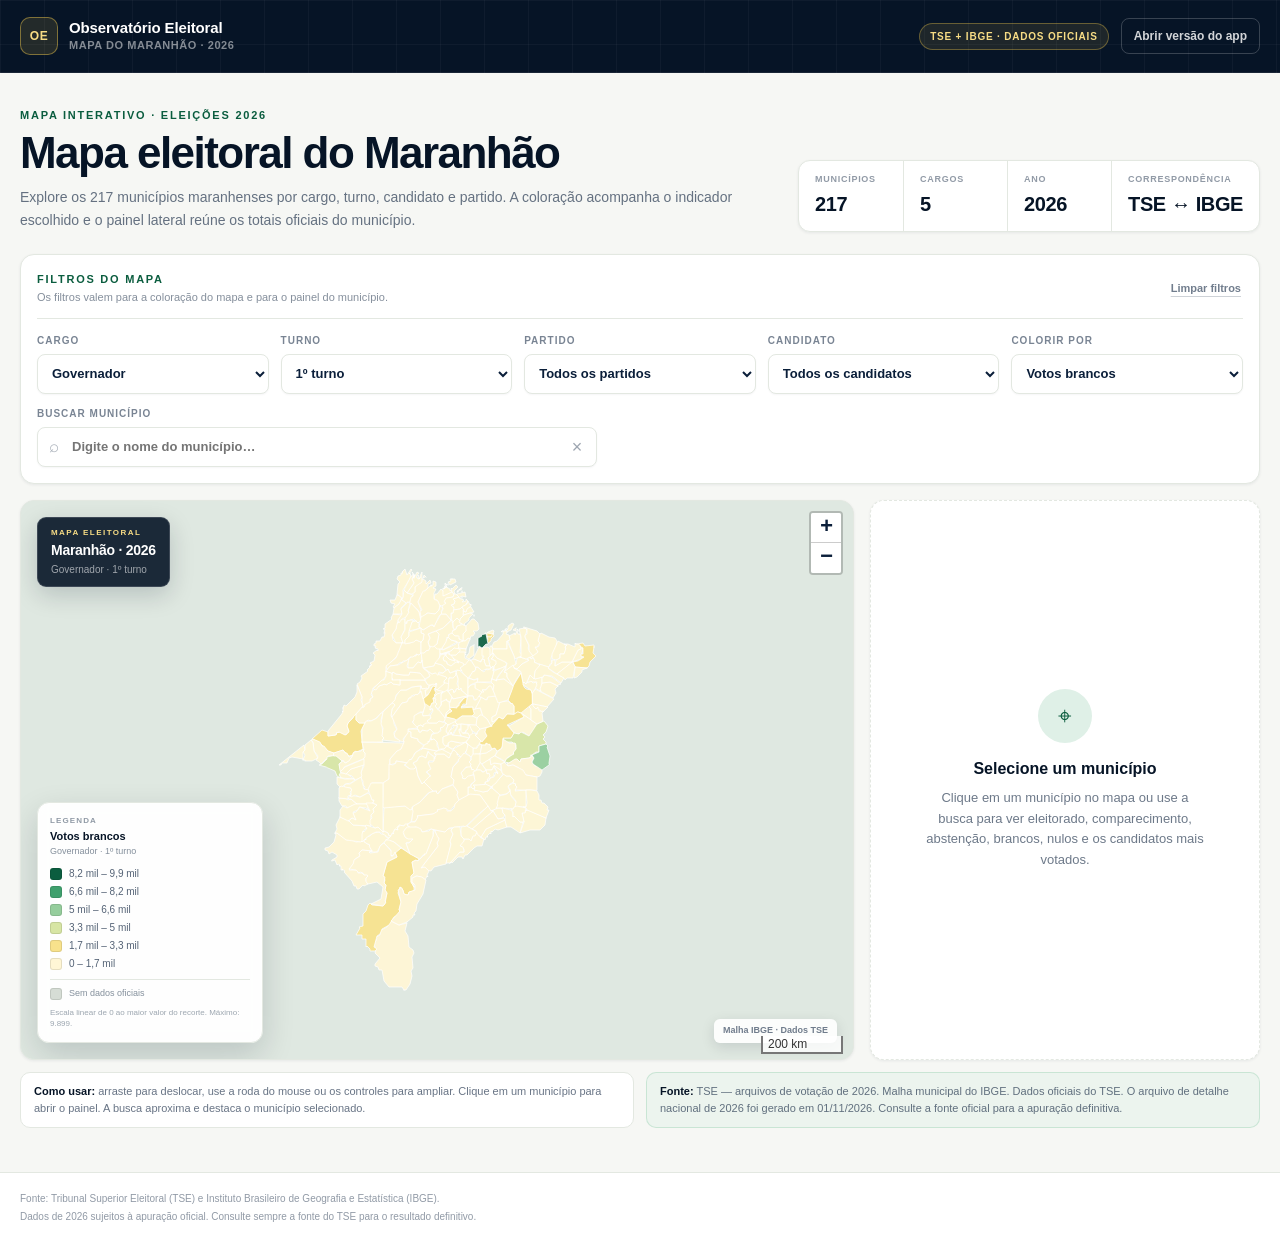
<file: mapa-eleitoral/index.html>
<!DOCTYPE html>
<html lang="pt-BR">
<head>
  <meta charset="utf-8">
  <meta name="viewport" content="width=device-width, initial-scale=1">
  <meta name="theme-color" content="#061426">
  <title>Mapa eleitoral do Maranhão · 2026 | Observatório Eleitoral Brasileiro</title>
  <meta name="description" content="Mapa interativo dos 217 municípios do Maranhão com dados oficiais do TSE e malha do IBGE: comparecimento, abstenção, votos válidos, brancos, nulos e candidatos.">
  <link rel="stylesheet" href="vendor/leaflet/leaflet.css">
  <link rel="stylesheet" href="css/estilo.css">
</head>
<body>
  <a class="pular" href="#conteudo">Pular para o conteúdo</a>

  <header class="topo">
    <div class="topo__interno">
      <a class="marca" href="../mapa" aria-label="Voltar ao mapa do Observatório Eleitoral Brasileiro">
        <span class="marca__selo" aria-hidden="true">OE</span>
        <span class="marca__texto">
          <strong>Observatório Eleitoral</strong>
          <span>Mapa do Maranhão · 2026</span>
        </span>
      </a>
      <div class="topo__acoes">
        <span class="selo-fonte">TSE + IBGE · Dados oficiais</span>
        <a class="botao-topo" href="../mapa">Abrir versão do app</a>
      </div>
    </div>
  </header>

  <main id="conteudo" class="conteudo">
    <section class="abertura">
      <div>
        <p class="olho">Mapa interativo · Eleições 2026</p>
        <h1>Mapa eleitoral do Maranhão</h1>
        <p class="abertura__texto">
          Explore os 217 municípios maranhenses por cargo, turno, candidato e partido.
          A coloração acompanha o indicador escolhido e o painel lateral reúne os
          totais oficiais do município.
        </p>
      </div>
      <dl class="cobertura" aria-label="Cobertura do mapa">
        <div><dt>Municípios</dt><dd>217</dd></div>
        <div><dt>Cargos</dt><dd>5</dd></div>
        <div><dt>Ano</dt><dd>2026</dd></div>
        <div><dt>Correspondência</dt><dd>TSE ↔ IBGE</dd></div>
      </dl>
    </section>

    <section class="filtros" aria-label="Filtros do mapa">
      <div class="filtros__cabecalho">
        <div>
          <p class="rotulo">Filtros do mapa</p>
          <p class="filtros__ajuda">Os filtros valem para a coloração do mapa e para o painel do município.</p>
        </div>
        <button type="button" id="limpar-filtros" class="link-limpar">Limpar filtros</button>
      </div>

      <div class="filtros__grade">
        <label class="campo">
          <span>Cargo</span>
          <select id="filtro-cargo"></select>
        </label>
        <label class="campo">
          <span>Turno</span>
          <select id="filtro-turno"></select>
        </label>
        <label class="campo">
          <span>Partido</span>
          <select id="filtro-partido"></select>
        </label>
        <label class="campo">
          <span>Candidato</span>
          <select id="filtro-candidato"></select>
        </label>
        <label class="campo">
          <span>Colorir por</span>
          <select id="filtro-visualizacao"></select>
        </label>
      </div>

      <div class="busca-area">
        <label class="campo busca-campo" for="busca-municipio">
          <span>Buscar município</span>
          <div class="busca-caixa">
            <span class="busca-icone" aria-hidden="true">⌕</span>
            <input
              id="busca-municipio"
              type="text"
              role="combobox"
              aria-expanded="false"
              aria-controls="sugestoes-municipios"
              aria-autocomplete="list"
              autocomplete="off"
              placeholder="Digite o nome do município…"
            >
            <button type="button" id="limpar-busca" class="busca-limpar" aria-label="Limpar busca" hidden>×</button>
          </div>
        </label>
        <div id="sugestoes-municipios" class="sugestoes" role="listbox" hidden></div>
      </div>

      <p id="aviso-candidato" class="aviso" hidden>
        Selecione um candidato para visualizar a votação por município.
      </p>
    </section>

    <div class="layout">
      <section class="mapa-caixa" aria-label="Mapa dos municípios do Maranhão">
        <div id="mapa"></div>

        <div class="mapa-selo" aria-hidden="true">
          <p>Mapa eleitoral</p>
          <strong>Maranhão · 2026</strong>
          <span id="mapa-recorte">Governador · 1º turno</span>
        </div>

        <div class="legenda" id="legenda" aria-label="Legenda do mapa"></div>

        <div class="fonte-selo" aria-hidden="true">Malha IBGE · Dados TSE</div>
      </section>

      <aside class="painel" id="painel" aria-label="Painel do município" aria-live="polite"></aside>
    </div>

    <div class="notas">
      <p class="nota nota--neutra">
        <strong>Como usar:</strong> arraste para deslocar, use a roda do mouse ou os
        controles para ampliar. Clique em um município para abrir o painel. A busca
        aproxima e destaca o município selecionado.
      </p>
      <p class="nota nota--fonte" id="nota-fonte"></p>
    </div>
  </main>

  <footer class="rodape">
    <p>Fonte: Tribunal Superior Eleitoral (TSE) e Instituto Brasileiro de Geografia e Estatística (IBGE).</p>
    <p>Dados de 2026 sujeitos à apuração oficial. Consulte sempre a fonte do TSE para o resultado definitivo.</p>
  </footer>

  <script src="vendor/leaflet/leaflet.js"></script>
  <script src="dados/ma-municipios.js"></script>
  <script src="dados/mapa-ma-2026.js"></script>
  <script src="js/mapa.js"></script>
</body>
</html>
</file>
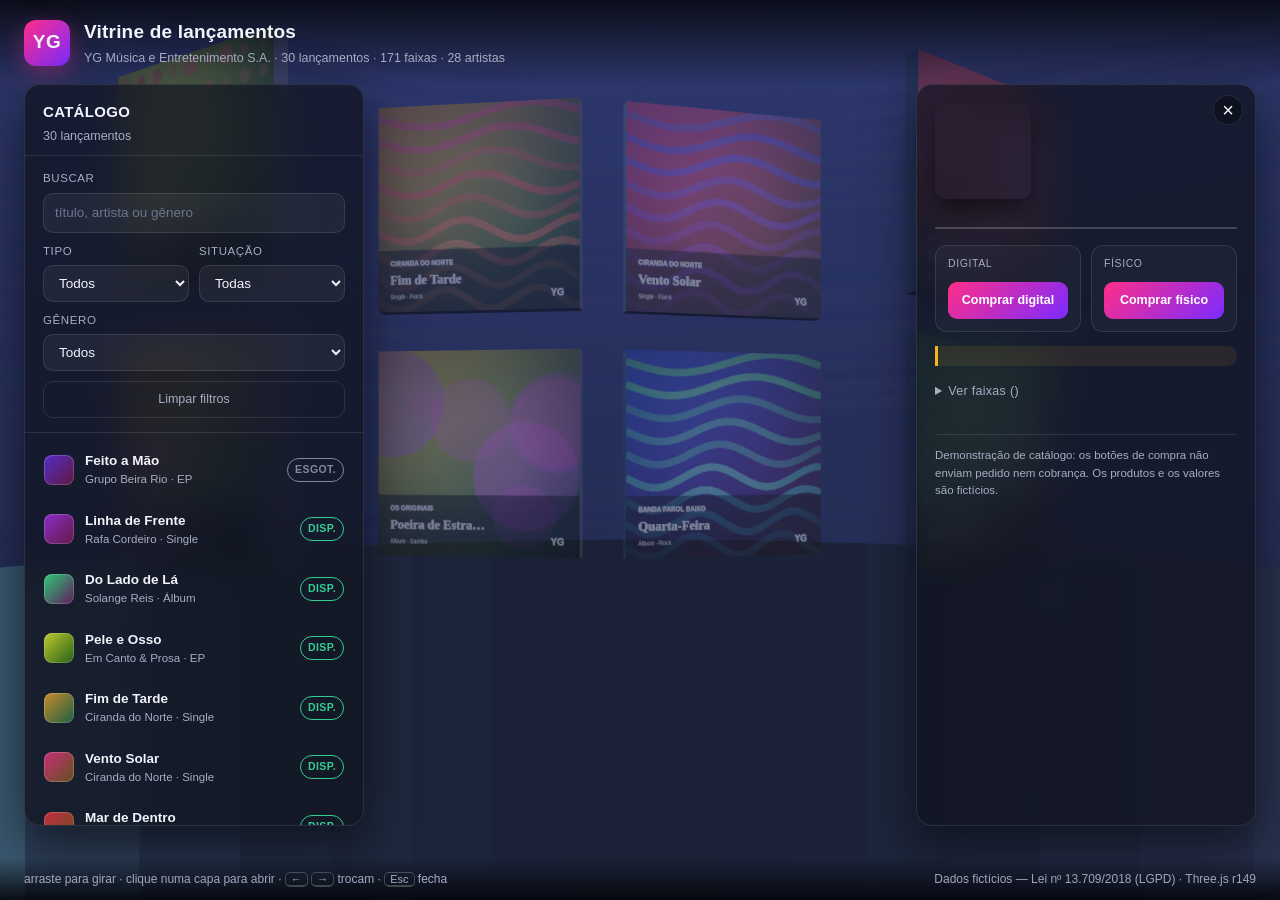
<file: vitrine-3d-yg/index.html>
<!DOCTYPE html>
<html lang="pt-BR">
<head>
<meta charset="utf-8">
<meta name="viewport" content="width=device-width, initial-scale=1">
<title>Vitrine 3D de lançamentos — YG Música e Entretenimento</title>
<meta name="description" content="Vitrine interativa em 3D do catálogo de lançamentos da YG Música e Entretenimento S.A. Dados fictícios.">
<link rel="stylesheet" href="estilo.css">
</head>
<body>

<!-- Cenário 3D. O app cria a cena dentro deste canvas. -->
<canvas id="palco" aria-label="Vitrine tridimensional dos lançamentos da YG"></canvas>

<div id="sem-webgl" class="aviso" hidden>
  <h2>Não foi possível iniciar o 3D</h2>
  <p>Este navegador não entregou um contexto WebGL. Tente abrir a página em
     outro navegador ou ativar a aceleração de hardware.</p>
</div>

<header class="topo">
  <div class="marca">
    <span class="logo" aria-hidden="true">YG</span>
    <div class="marca-texto">
      <h1>Vitrine de lançamentos</h1>
      <p>YG Música e Entretenimento S.A. · <span id="resumo-catalogo">carregando…</span></p>
    </div>
  </div>
  <button id="botao-painel" class="botao-icone" type="button"
          aria-expanded="false" aria-controls="painel-lateral">
    Catálogo
  </button>
</header>

<!-- Lista e filtros -->
<aside class="painel painel-lateral" id="painel-lateral" aria-label="Catálogo e filtros">
  <div class="painel-cabeca">
    <h2>Catálogo</h2>
    <p id="contagem">—</p>
  </div>

  <div class="filtros">
    <label class="campo">
      <span>Buscar</span>
      <input id="busca" type="search" placeholder="título, artista ou gênero"
             autocomplete="off">
    </label>
    <div class="campo-par">
      <label class="campo">
        <span>Tipo</span>
        <select id="filtro-tipo">
          <option value="">Todos</option>
        </select>
      </label>
      <label class="campo">
        <span>Situação</span>
        <select id="filtro-status">
          <option value="">Todas</option>
        </select>
      </label>
    </div>
    <label class="campo">
      <span>Gênero</span>
      <select id="filtro-genero">
        <option value="">Todos</option>
      </select>
    </label>
    <button id="limpar-filtros" class="botao-secundario" type="button">
      Limpar filtros
    </button>
  </div>

  <ol class="lista" id="lista" tabindex="0"></ol>
</aside>

<!-- Detalhe do produto selecionado -->
<aside class="painel painel-detalhe" id="painel-detalhe" aria-label="Detalhe do produto" hidden>
  <button id="fechar-detalhe" class="botao-fechar" type="button" aria-label="Fechar detalhe">
    ×
  </button>
  <div class="detalhe-topo">
    <div class="capa-miniatura" id="capa-miniatura" aria-hidden="true"></div>
    <div class="detalhe-titulos">
      <p class="detalhe-artista" id="detalhe-artista"></p>
      <h2 id="detalhe-titulo"></h2>
      <p class="detalhe-selo" id="detalhe-selo"></p>
      <p class="etiquetas" id="detalhe-etiquetas"></p>
    </div>
  </div>
  <p class="detalhe-descricao" id="detalhe-descricao"></p>
  <dl class="detalhe-numeros" id="detalhe-numeros"></dl>
  <div class="detalhe-precos">
    <div>
      <span>Digital</span>
      <strong id="preco-digital"></strong>
      <button class="botao-compra" type="button" data-compra="digital">
        Comprar digital
      </button>
    </div>
    <div>
      <span>Físico</span>
      <strong id="preco-fisico"></strong>
      <button class="botao-compra" type="button" data-compra="fisico">
        Comprar físico
      </button>
    </div>
  </div>
  <p class="detalhe-observacao" id="detalhe-observacao"></p>
  <details class="faixas">
    <summary>Ver faixas (<span id="detalhe-n-faixas"></span>)</summary>
    <ol id="detalhe-faixas"></ol>
  </details>
  <p class="detalhe-aviso">
    Demonstração de catálogo: os botões de compra não enviam pedido nem
    cobrança. Os produtos e os valores são fictícios.
  </p>
</aside>

<footer class="rodape">
  <p>arraste para girar · clique numa capa para abrir · <kbd>←</kbd> <kbd>→</kbd> trocam · <kbd>Esc</kbd> fecha</p>
  <p>Dados fictícios — Lei nº 13.709/2018 (LGPD) · Three.js r149</p>
</footer>

<div id="carregando" class="aviso aviso-carregando">
  <p>Montando a vitrine…</p>
</div>

<!-- Dados gerados por gerar_catalogo.py e a biblioteca 3D (formato UMD, sem módulos) -->
<script src="dados/catalogo-yg.js"></script>
<script src="vendor/three.min.js"></script>
<script src="js/app.js"></script>
</body>
</html>
</file>
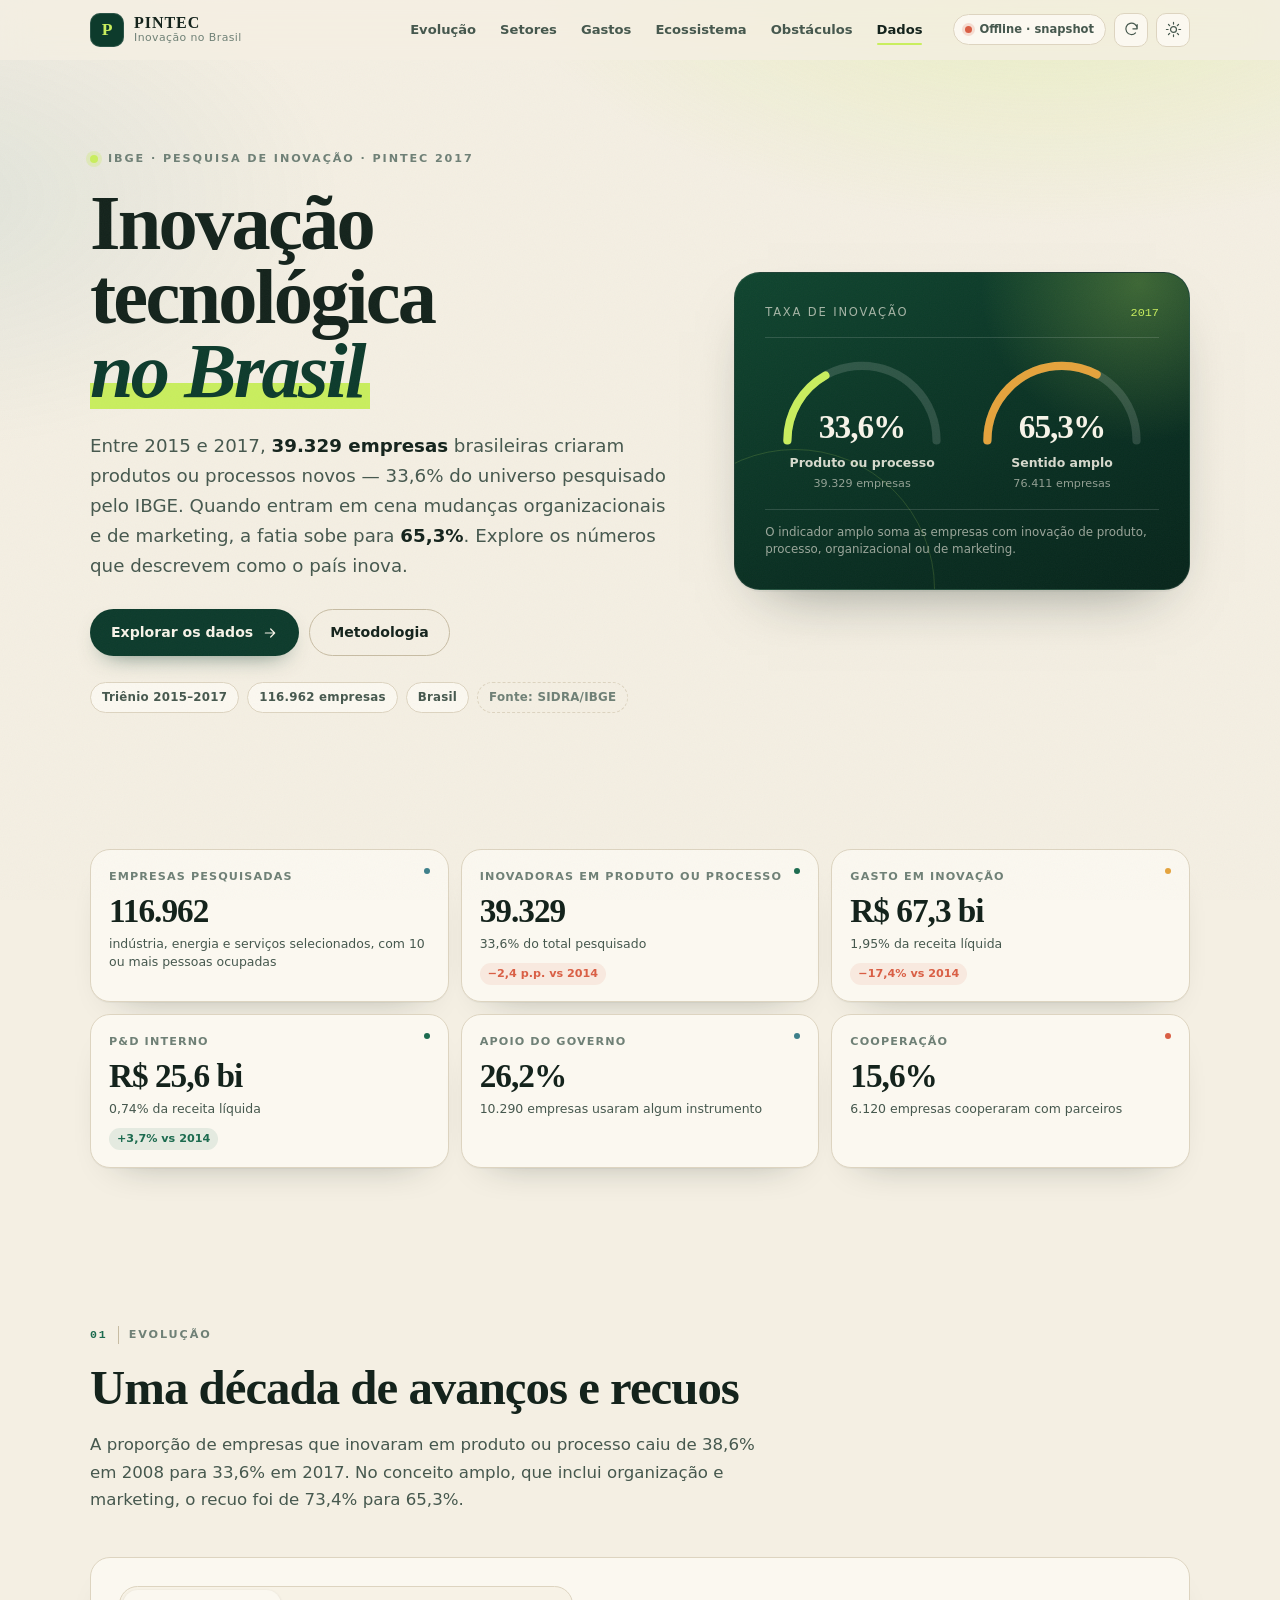
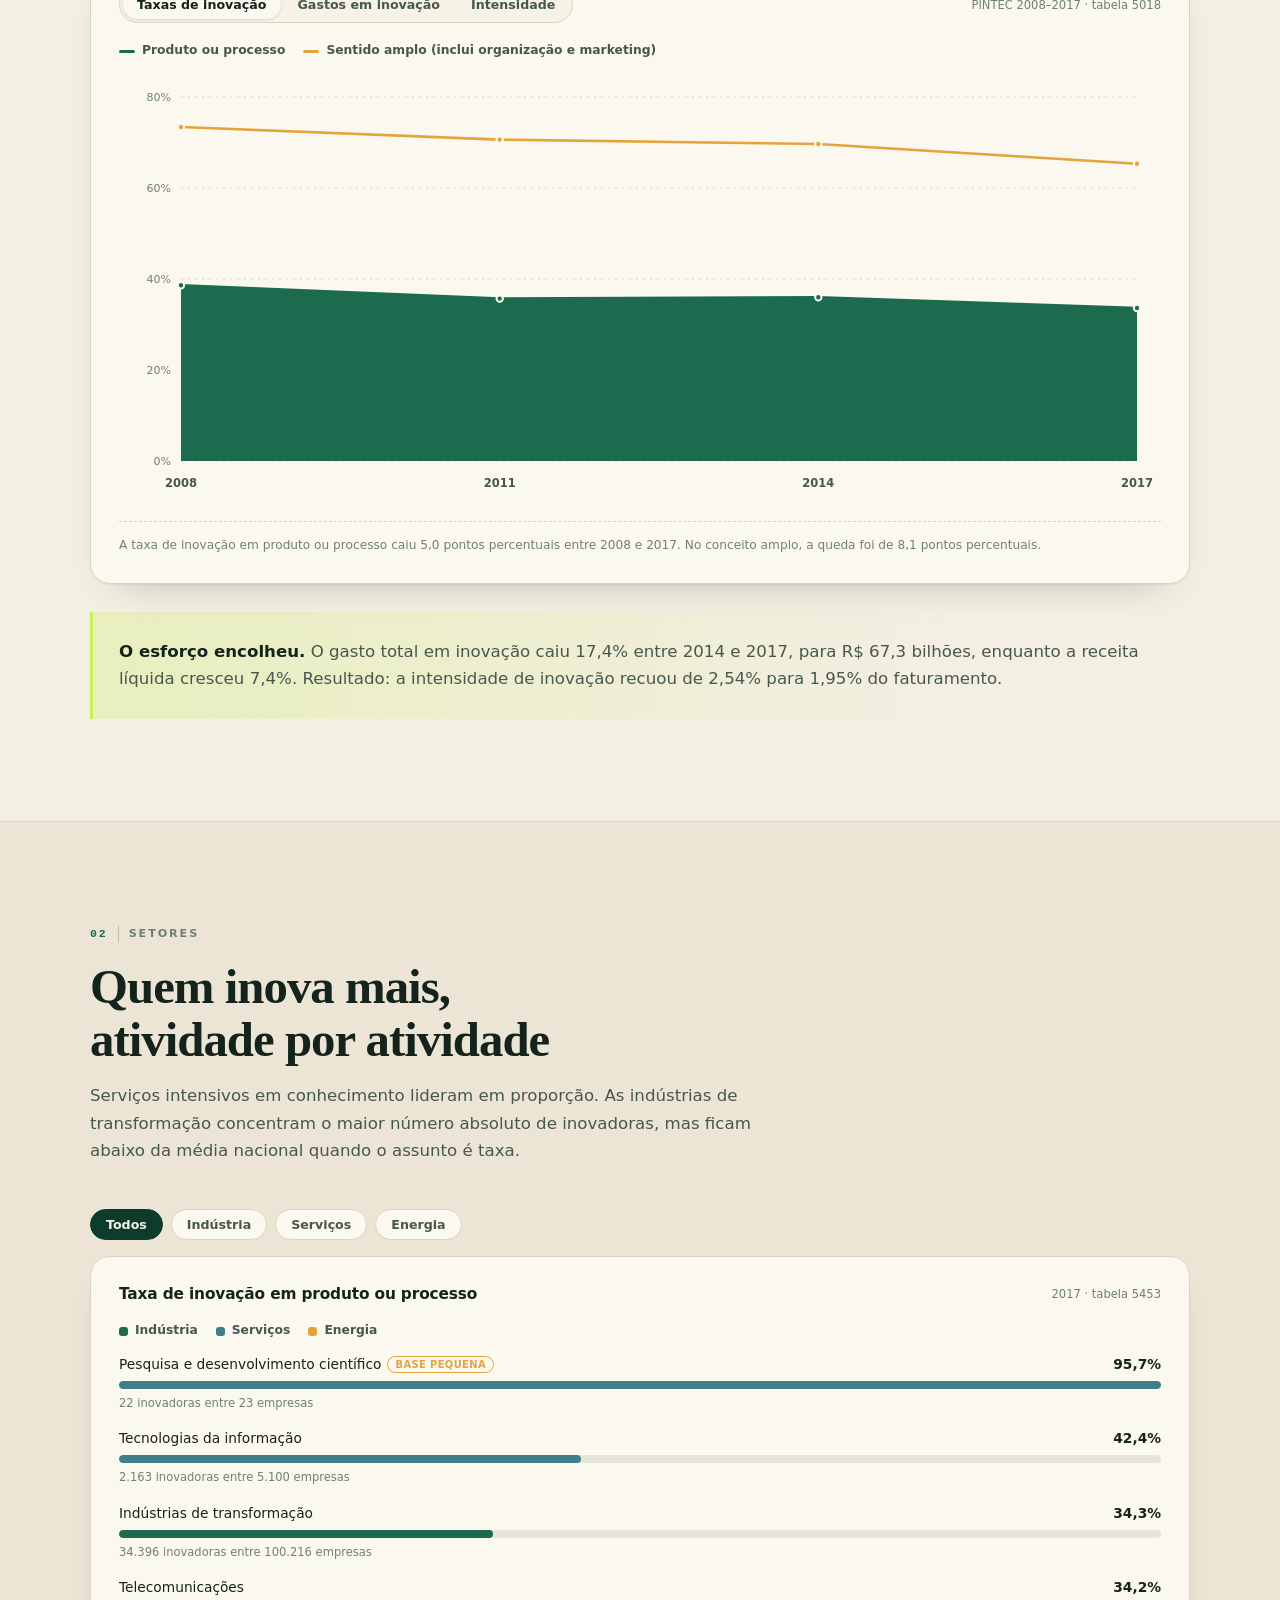
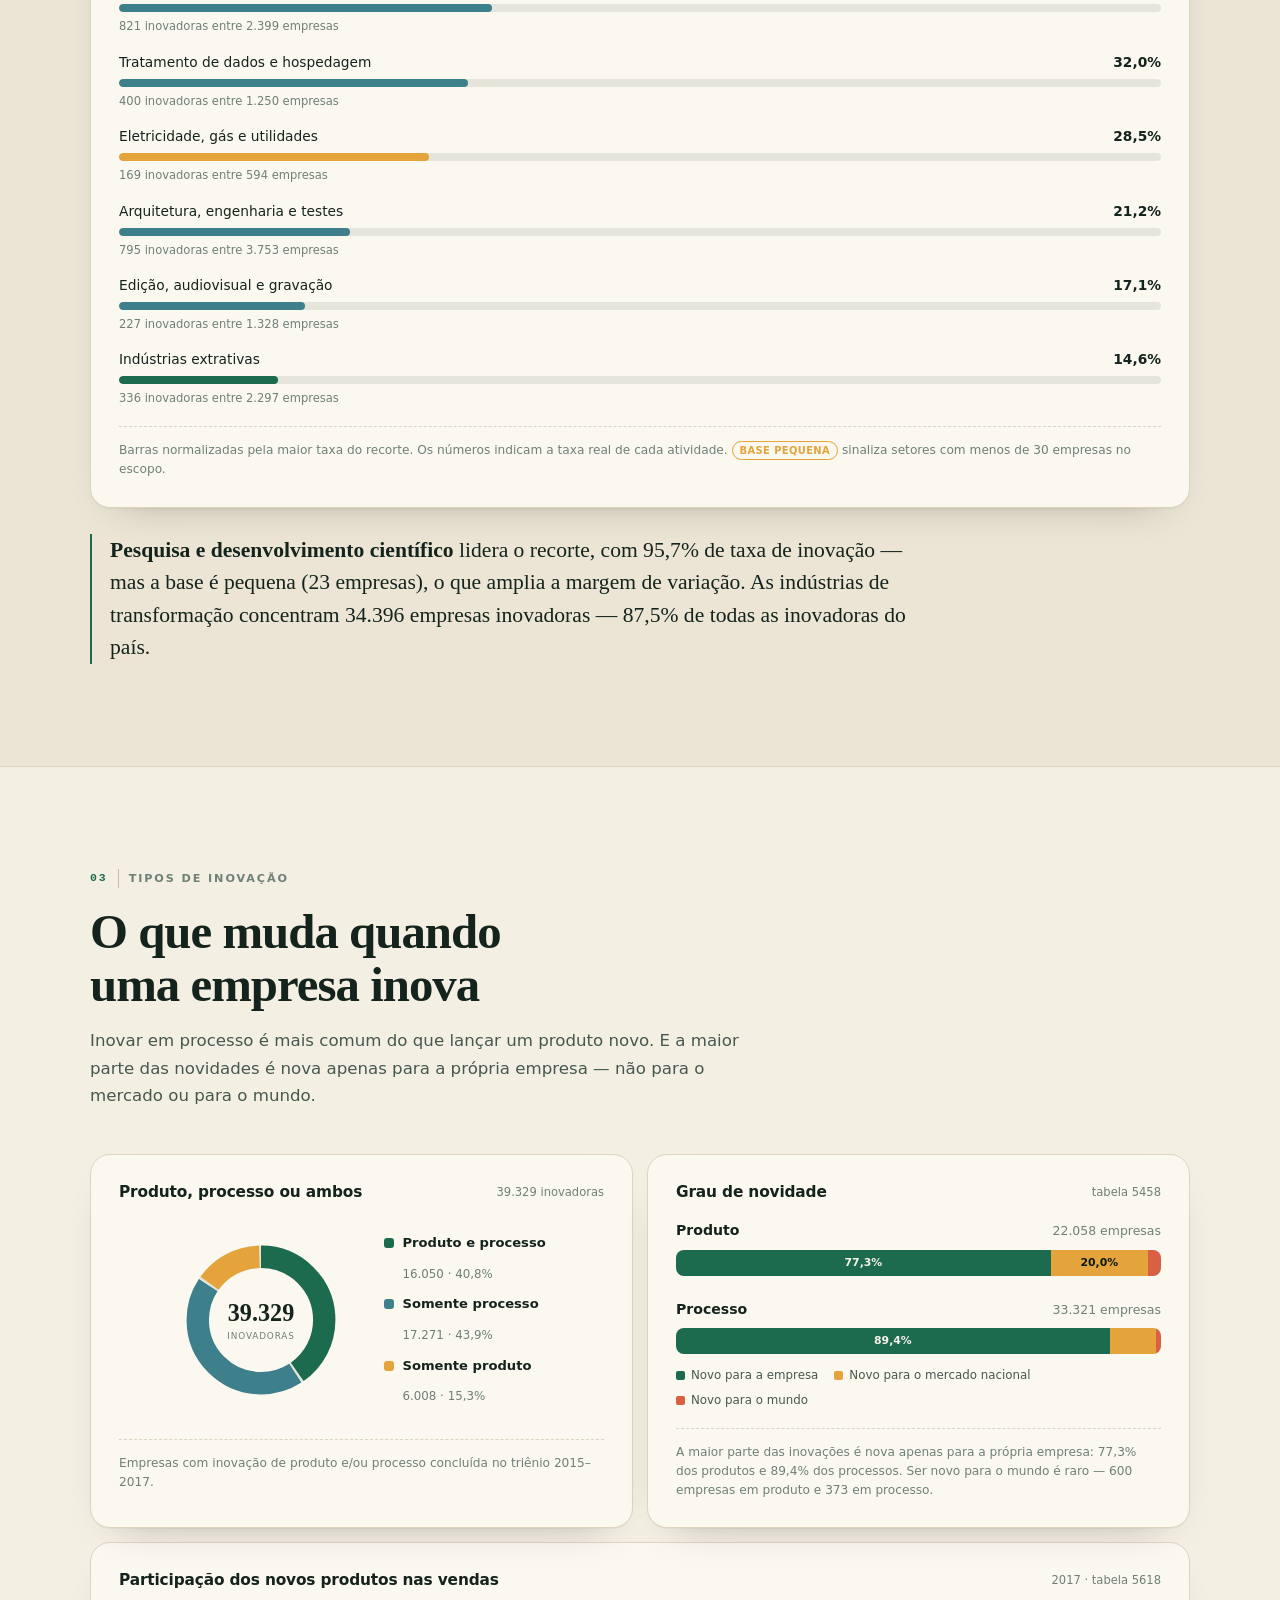
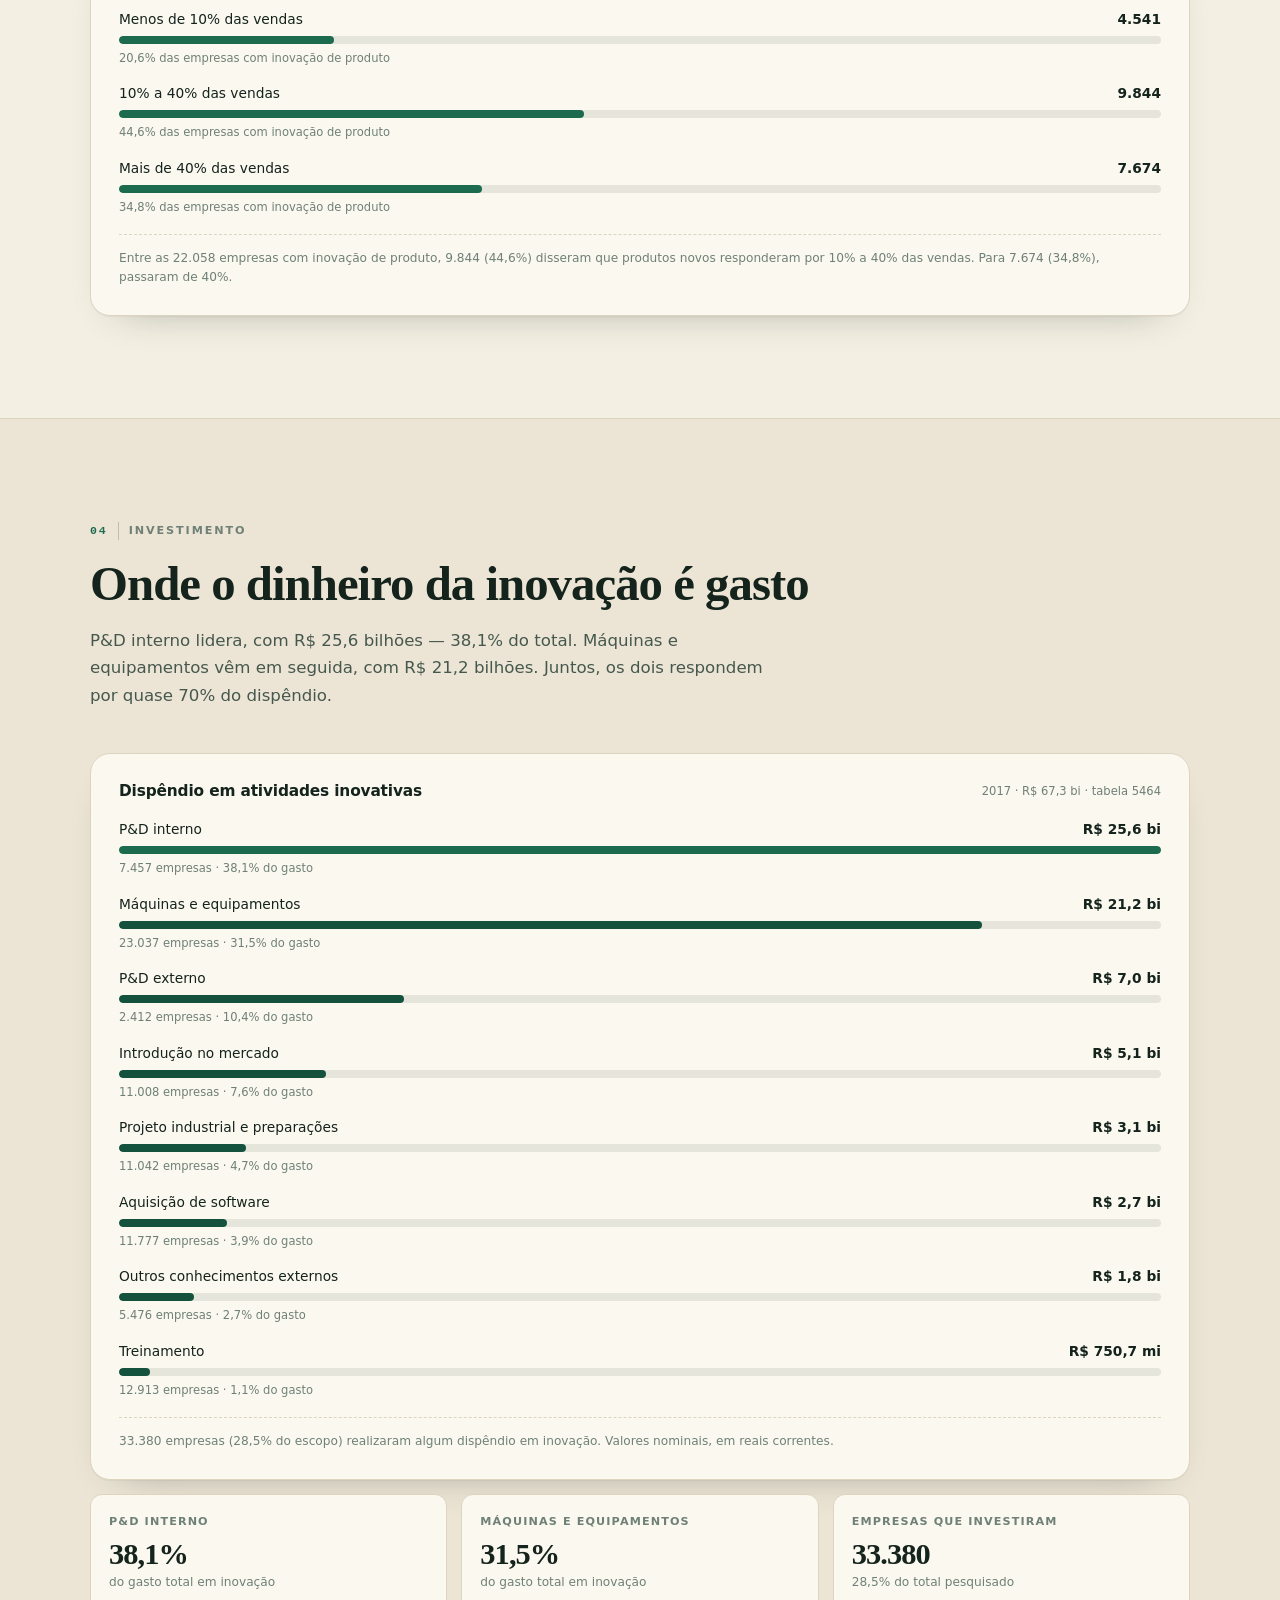
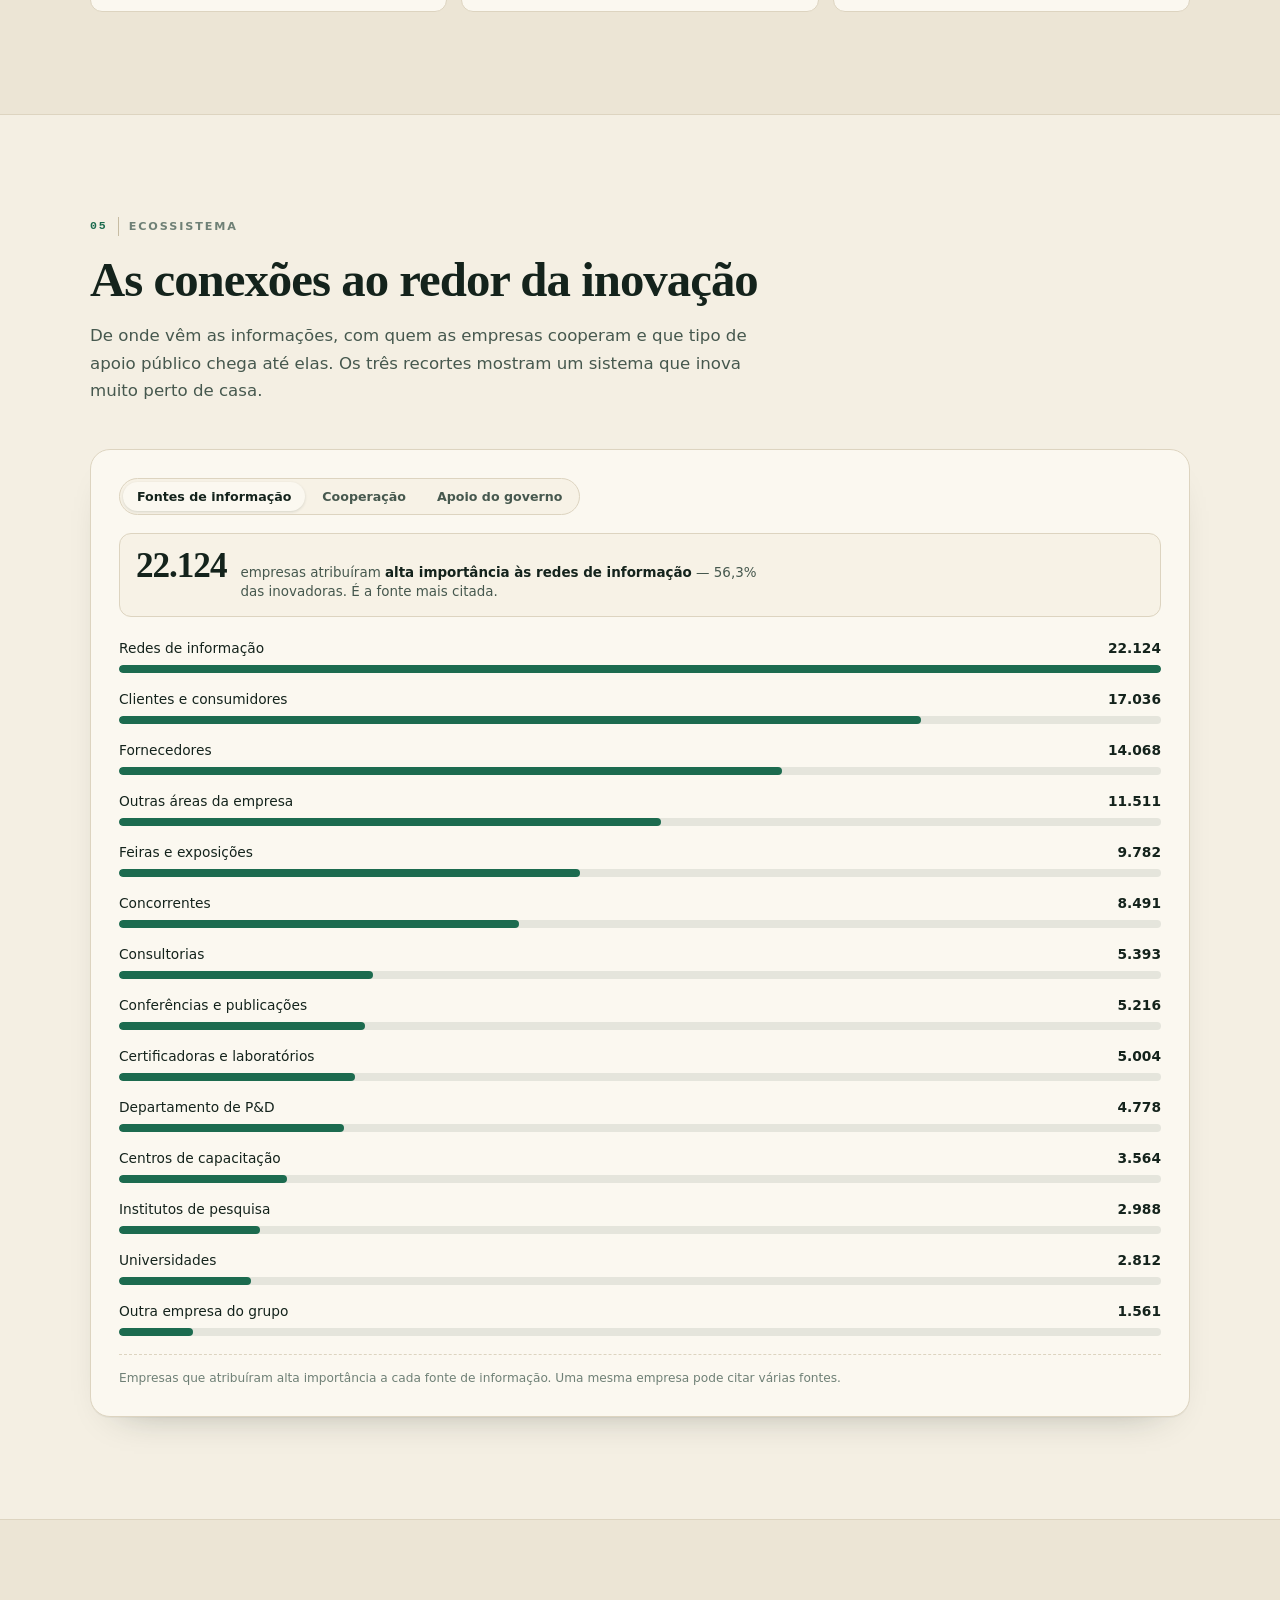
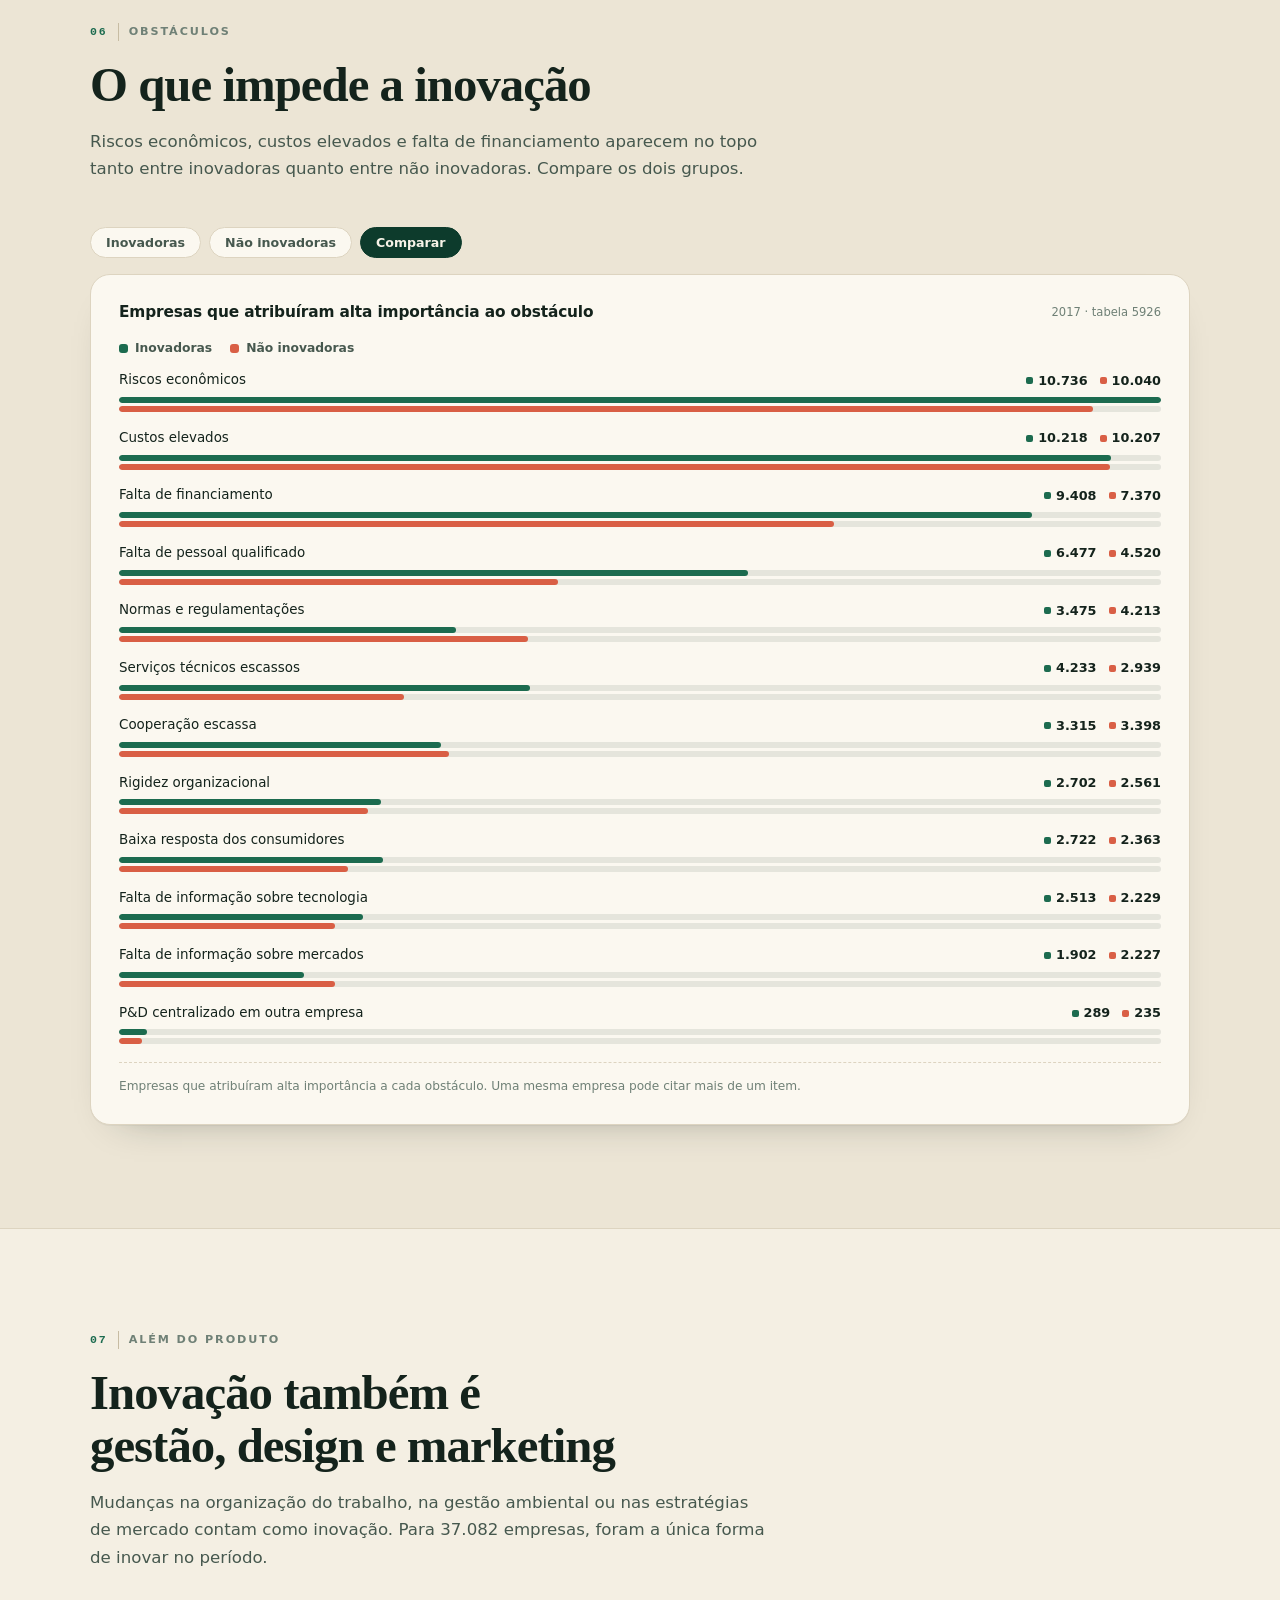
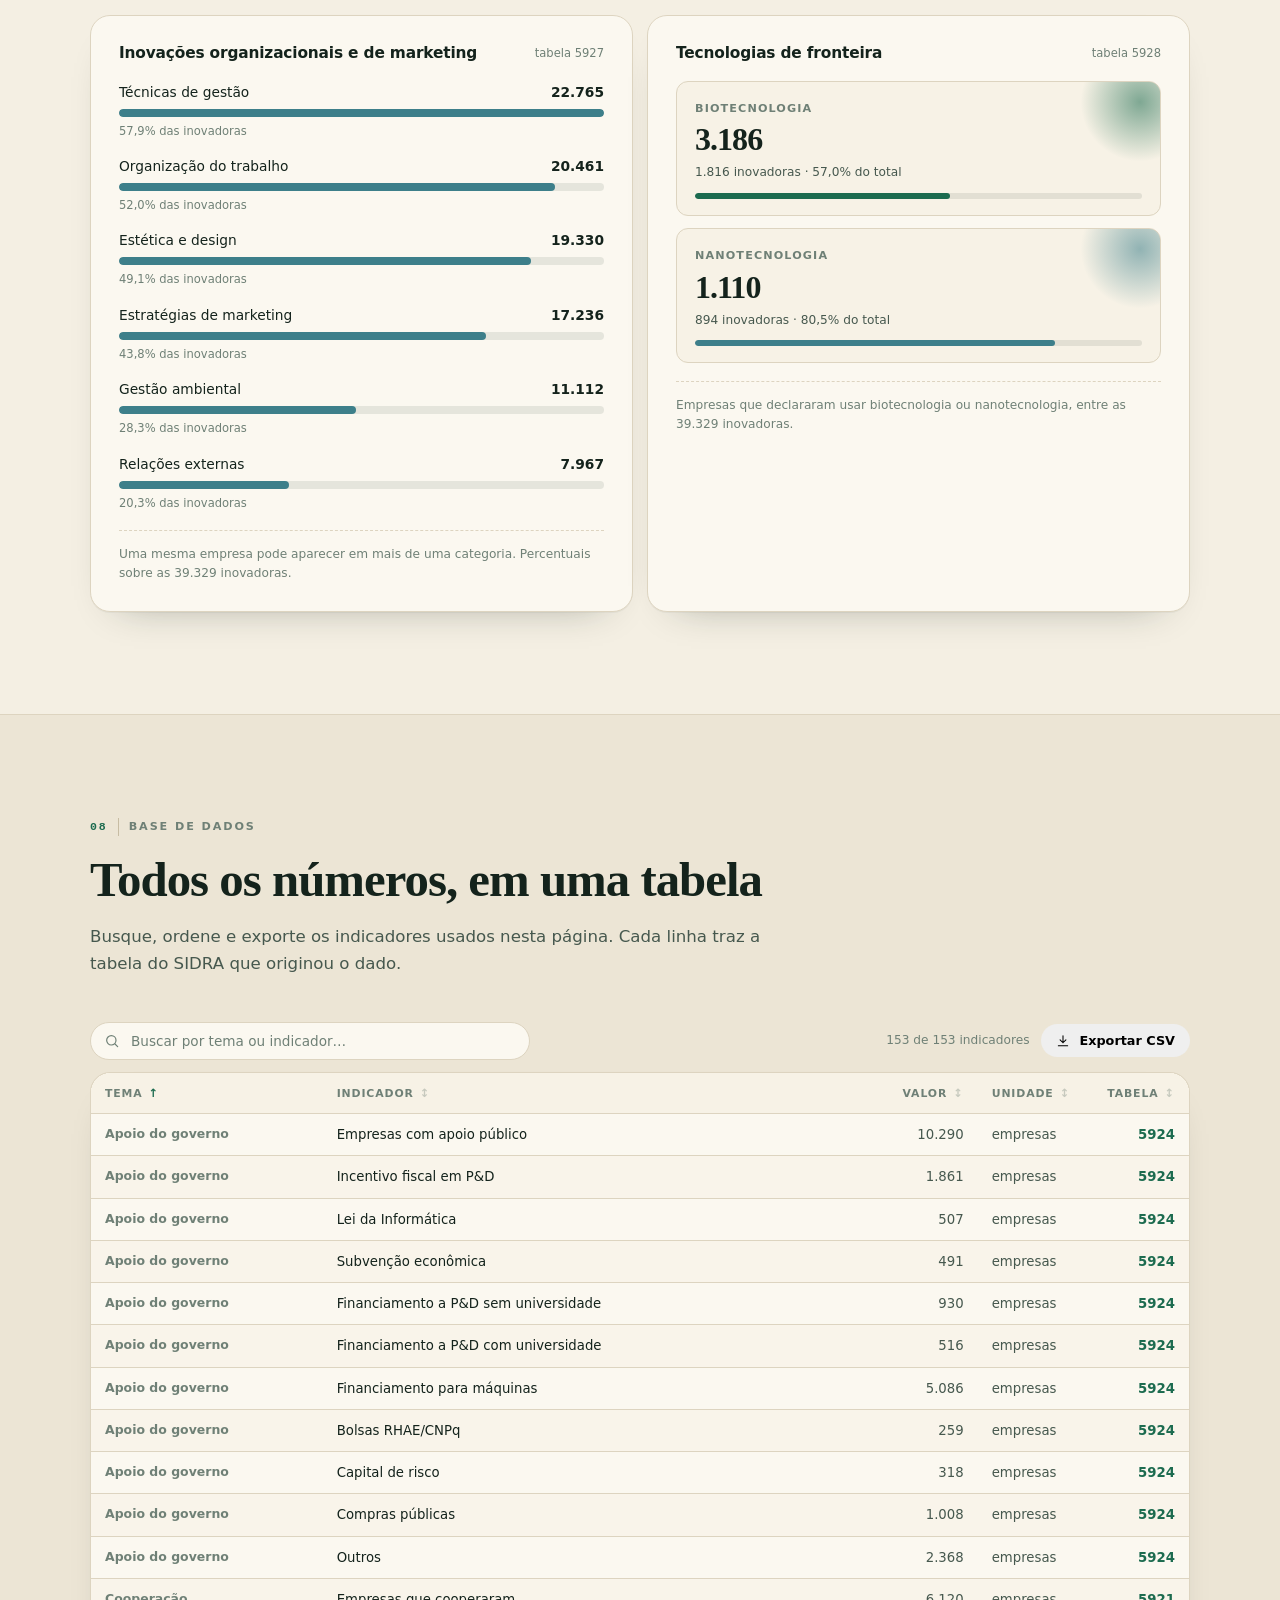
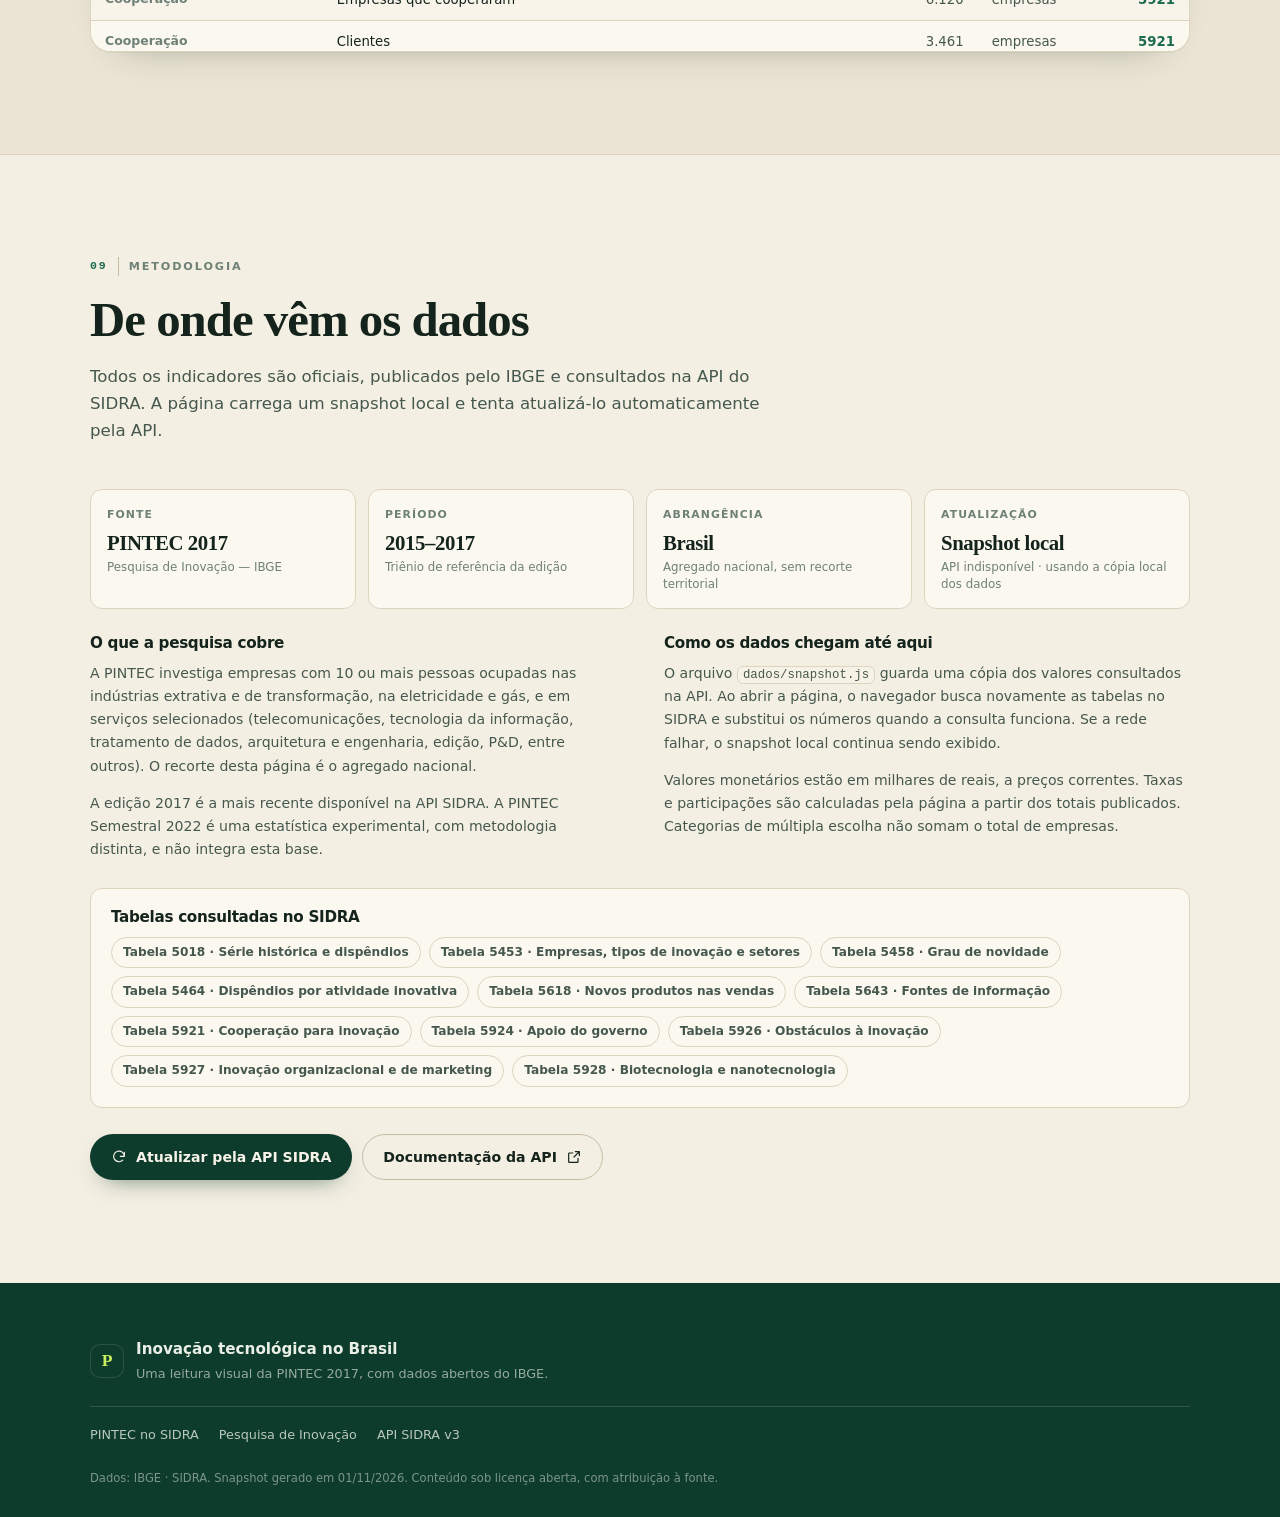
<file: tec_informacao2022.1/inovacao-tecnologica-brasil/index.html>
<!DOCTYPE html>
<html lang="pt-BR" data-tema="claro">
<head>
  <meta charset="utf-8">
  <meta name="viewport" content="width=device-width, initial-scale=1">
  <title>Inovação tecnológica no Brasil — PINTEC 2017 | Dados do IBGE</title>
  <meta name="description" content="Página interativa com os dados oficiais da Pesquisa de Inovação (PINTEC 2017) do IBGE: taxa de inovação, setores, gastos, obstáculos e ecossistema de inovação no Brasil.">
  <meta name="theme-color" content="#f4efe3">
  <link rel="icon" href="data:image/svg+xml,%3Csvg xmlns='http://www.w3.org/2000/svg' viewBox='0 0 64 64'%3E%3Crect width='64' height='64' rx='14' fill='%230d3b2c'/%3E%3Ccircle cx='32' cy='32' r='14' fill='%23c9ee5e'/%3E%3C/svg%3E">
  <link rel="stylesheet" href="css/estilo.css">
  <script>
    (function () {
      try {
        var t = localStorage.getItem('pintec-tema');
        if (!t) t = window.matchMedia('(prefers-color-scheme: dark)').matches ? 'escuro' : 'claro';
        document.documentElement.setAttribute('data-tema', t);
      } catch (e) { /* preferência indisponível */ }
    })();
  </script>
</head>
<body>
  <a class="pular" href="#conteudo">Pular para o conteúdo</a>
  <div class="progresso" id="progresso" aria-hidden="true"></div>

  <header class="topo" id="topo-site">
    <div class="topo__interno">
      <a class="marca" href="#topo" aria-label="PINTEC — Inovação no Brasil, ir para o início">
        <span class="marca__selo" aria-hidden="true">P</span>
        <span class="marca__texto">
          <strong>PINTEC</strong>
          <span>Inovação no Brasil</span>
        </span>
      </a>

      <nav class="nav" aria-label="Seções da página">
        <a href="#evolucao">Evolução</a>
        <a href="#setores">Setores</a>
        <a href="#gastos">Gastos</a>
        <a href="#ecossistema">Ecossistema</a>
        <a href="#obstaculos">Obstáculos</a>
        <a href="#dados">Dados</a>
      </nav>

      <div class="topo__acoes">
        <span class="status" id="status-api" data-estado="local" aria-live="polite" title="Origem dos dados exibidos">
          <span class="status__ponto" aria-hidden="true"></span>
          <span class="status__texto">Snapshot local</span>
        </span>
        <button class="botao-icone" id="btn-atualizar" type="button" title="Buscar dados atualizados na API SIDRA" aria-label="Atualizar dados pela API SIDRA">
          <svg viewBox="0 0 24 24" aria-hidden="true"><path d="M20 11a8 8 0 1 0-2.3 5.7M20 5v6h-6"/></svg>
        </button>
        <button class="botao-icone" id="btn-tema" type="button" aria-label="Alternar tema escuro" aria-pressed="false">
          <svg class="icone-sol" viewBox="0 0 24 24" aria-hidden="true"><circle cx="12" cy="12" r="4.2"/><path d="M12 2v2.4M12 19.6V22M2 12h2.4M19.6 12H22M4.9 4.9l1.7 1.7M17.4 17.4l1.7 1.7M19.1 4.9l-1.7 1.7M6.6 17.4l-1.7 1.7"/></svg>
          <svg class="icone-lua" viewBox="0 0 24 24" aria-hidden="true"><path d="M20 14.5A8.5 8.5 0 0 1 9.5 4a8.5 8.5 0 1 0 10.5 10.5Z"/></svg>
        </button>
      </div>
    </div>
  </header>

  <main id="conteudo">
    <!-- ================= HERO ================= -->
    <section class="hero" id="topo">
      <div class="container hero__grade">
        <div class="hero__texto">
          <p class="olho revelar"><span class="olho__ponto" aria-hidden="true"></span>IBGE · Pesquisa de Inovação · PINTEC 2017</p>
          <h1 class="revelar">Inovação tecnológica <em>no Brasil</em></h1>
          <p class="hero__dek revelar">
            Entre 2015 e 2017, <strong>39.329 empresas</strong> brasileiras criaram produtos ou processos novos —
            33,6% do universo pesquisado pelo IBGE. Quando entram em cena mudanças organizacionais e de marketing,
            a fatia sobe para <strong>65,3%</strong>. Explore os números que descrevem como o país inova.
          </p>
          <div class="hero__acoes revelar">
            <a class="botao botao--principal" href="#evolucao">
              Explorar os dados
              <svg viewBox="0 0 24 24" aria-hidden="true"><path d="M5 12h14M13 6l6 6-6 6"/></svg>
            </a>
            <a class="botao botao--fantasma" href="#metodologia">Metodologia</a>
          </div>
          <ul class="hero__meta revelar">
            <li>Triênio 2015–2017</li>
            <li>116.962 empresas</li>
            <li>Brasil</li>
            <li>Fonte: SIDRA/IBGE</li>
          </ul>
        </div>

        <aside class="hero__painel revelar" aria-label="Taxas de inovação em 2017">
          <div class="hero__painel-topo">
            <p>Taxa de inovação</p>
            <span>2017</span>
          </div>
          <div class="medidores">
            <div class="medidor" id="medidor-produto"></div>
            <div class="medidor" id="medidor-amplo"></div>
          </div>
          <p class="hero__painel-nota">
            O indicador amplo soma as empresas com inovação de produto, processo, organizacional ou de marketing.
          </p>
        </aside>
      </div>
    </section>

    <!-- ================= KPIs ================= -->
    <section class="faixa-kpis" aria-label="Indicadores principais de 2017">
      <div class="container">
        <div class="faixa-kpis__topo revelar">
          <p class="olho olho--curto">Em números · 2017</p>
          <p class="faixa-kpis__nota">Valores nominais. Percentuais calculados sobre o total de empresas do escopo.</p>
        </div>
        <div class="kpis" id="kpis"></div>
      </div>
    </section>

    <!-- ================= EVOLUÇÃO ================= -->
    <section class="secao" id="evolucao">
      <div class="container">
        <header class="secao__cabeca revelar">
          <p class="olho"><span class="olho__num">01</span>Evolução</p>
          <h2>Uma década de avanços e recuos</h2>
          <p class="secao__dek">
            A proporção de empresas que inovaram em produto ou processo caiu de 38,6% em 2008 para 33,6% em 2017.
            No conceito amplo, que inclui organização e marketing, o recuo foi de 73,4% para 65,3%.
          </p>
        </header>

        <div class="painel revelar">
          <div class="painel__barra">
            <div class="abas" id="evolucao-abas" role="tablist" aria-label="Métrica do gráfico de evolução">
              <button class="aba" role="tab" type="button" data-valor="taxas" aria-selected="true" aria-controls="evolucao-painel">Taxas de inovação</button>
              <button class="aba" role="tab" type="button" data-valor="gastos" aria-selected="false" aria-controls="evolucao-painel" tabindex="-1">Gastos em inovação</button>
              <button class="aba" role="tab" type="button" data-valor="intensidade" aria-selected="false" aria-controls="evolucao-painel" tabindex="-1">Intensidade</button>
            </div>
            <p class="painel__fonte">PINTEC 2008–2017 · tabela 5018</p>
          </div>
          <div id="evolucao-painel" role="tabpanel" aria-live="polite">
            <div class="legenda" id="evolucao-legenda"></div>
            <div class="grafico" id="evolucao-grafico"></div>
            <p class="painel__nota" id="evolucao-nota"></p>
          </div>
        </div>

        <div class="destaque revelar">
          <p>
            <strong>O esforço encolheu.</strong> O gasto total em inovação caiu 17,4% entre 2014 e 2017, para
            R$ 67,3 bilhões, enquanto a receita líquida cresceu 7,4%. Resultado: a intensidade de inovação
            recuou de 2,54% para 1,95% do faturamento.
          </p>
        </div>
      </div>
    </section>

    <!-- ================= SETORES ================= -->
    <section class="secao secao--alt" id="setores">
      <div class="container">
        <header class="secao__cabeca revelar">
          <p class="olho"><span class="olho__num">02</span>Setores</p>
          <h2>Quem inova mais, atividade por atividade</h2>
          <p class="secao__dek">
            Serviços intensivos em conhecimento lideram em proporção. As indústrias de transformação concentram
            o maior número absoluto de inovadoras, mas ficam abaixo da média nacional quando o assunto é taxa.
          </p>
        </header>

        <div class="filtros revelar" id="setores-filtros" role="group" aria-label="Filtrar setores por grupo">
          <button class="chip chip--ativo" type="button" data-valor="todos" aria-pressed="true">Todos</button>
          <button class="chip" type="button" data-valor="Indústria" aria-pressed="false">Indústria</button>
          <button class="chip" type="button" data-valor="Serviços" aria-pressed="false">Serviços</button>
          <button class="chip" type="button" data-valor="Energia" aria-pressed="false">Energia</button>
        </div>

        <div class="painel revelar">
          <div class="painel__barra">
            <h3 class="painel__titulo">Taxa de inovação em produto ou processo</h3>
            <p class="painel__fonte">2017 · tabela 5453</p>
          </div>
          <div class="legenda" id="setores-legenda"></div>
          <div class="grafico" id="setores-grafico"></div>
          <p class="painel__nota">
            Barras normalizadas pela maior taxa do recorte. Os números indicam a taxa real de cada atividade.
            <span class="tag-alerta">base pequena</span> sinaliza setores com menos de 30 empresas no escopo.
          </p>
        </div>

        <p class="insight revelar" id="setores-insight"></p>
      </div>
    </section>

    <!-- ================= TIPOS E NOVIDADE ================= -->
    <section class="secao" id="tipos">
      <div class="container">
        <header class="secao__cabeca revelar">
          <p class="olho"><span class="olho__num">03</span>Tipos de inovação</p>
          <h2>O que muda quando uma empresa inova</h2>
          <p class="secao__dek">
            Inovar em processo é mais comum do que lançar um produto novo. E a maior parte das novidades
            é nova apenas para a própria empresa — não para o mercado ou para o mundo.
          </p>
        </header>

        <div class="grade grade--2">
          <div class="painel revelar">
            <div class="painel__barra">
              <h3 class="painel__titulo">Produto, processo ou ambos</h3>
              <p class="painel__fonte">39.329 inovadoras</p>
            </div>
            <div class="rosca" id="tipos-rosca"></div>
            <p class="painel__nota">Empresas com inovação de produto e/ou processo concluída no triênio 2015–2017.</p>
          </div>

          <div class="painel revelar">
            <div class="painel__barra">
              <h3 class="painel__titulo">Grau de novidade</h3>
              <p class="painel__fonte">tabela 5458</p>
            </div>
            <div class="grafico" id="novidade-grafico"></div>
            <p class="painel__nota" id="novidade-nota"></p>
          </div>
        </div>

        <div class="painel revelar painel--largo">
          <div class="painel__barra">
            <h3 class="painel__titulo">Participação dos novos produtos nas vendas</h3>
            <p class="painel__fonte">2017 · tabela 5618</p>
          </div>
          <div class="grafico" id="vendas-grafico"></div>
          <p class="painel__nota">
            Entre as 22.058 empresas com inovação de produto, 9.844 (44,6%) disseram que produtos novos
            responderam por 10% a 40% das vendas. Para 7.674 (34,8%), passaram de 40%.
          </p>
        </div>
      </div>
    </section>

    <!-- ================= GASTOS ================= -->
    <section class="secao secao--alt" id="gastos">
      <div class="container">
        <header class="secao__cabeca revelar">
          <p class="olho"><span class="olho__num">04</span>Investimento</p>
          <h2>Onde o dinheiro da inovação é gasto</h2>
          <p class="secao__dek">
            P&amp;D interno lidera, com R$ 25,6 bilhões — 38,1% do total. Máquinas e equipamentos vêm em seguida,
            com R$ 21,2 bilhões. Juntos, os dois respondem por quase 70% do dispêndio.
          </p>
        </header>

        <div class="painel revelar">
          <div class="painel__barra">
            <h3 class="painel__titulo">Dispêndio em atividades inovativas</h3>
            <p class="painel__fonte">2017 · R$ 67,3 bi · tabela 5464</p>
          </div>
          <div class="grafico" id="dispendios-grafico"></div>
          <p class="painel__nota">
            33.380 empresas (28,5% do escopo) realizaram algum dispêndio em inovação. Valores nominais,
            em reais correntes.
          </p>
        </div>

        <div class="grade grade--3 revelar">
          <div class="mini-card">
            <p class="mini-card__rotulo">P&amp;D interno</p>
            <p class="mini-card__valor">38,1%</p>
            <p class="mini-card__nota">do gasto total em inovação</p>
          </div>
          <div class="mini-card">
            <p class="mini-card__rotulo">Máquinas e equipamentos</p>
            <p class="mini-card__valor">31,5%</p>
            <p class="mini-card__nota">do gasto total em inovação</p>
          </div>
          <div class="mini-card">
            <p class="mini-card__rotulo">Empresas que investiram</p>
            <p class="mini-card__valor">33.380</p>
            <p class="mini-card__nota">28,5% do total pesquisado</p>
          </div>
        </div>
      </div>
    </section>

    <!-- ================= ECOSSISTEMA ================= -->
    <section class="secao" id="ecossistema">
      <div class="container">
        <header class="secao__cabeca revelar">
          <p class="olho"><span class="olho__num">05</span>Ecossistema</p>
          <h2>As conexões ao redor da inovação</h2>
          <p class="secao__dek">
            De onde vêm as informações, com quem as empresas cooperam e que tipo de apoio público chega até elas.
            Os três recortes mostram um sistema que inova muito perto de casa.
          </p>
        </header>

        <div class="painel revelar">
          <div class="painel__barra painel__barra--abas">
            <div class="abas" id="eco-abas" role="tablist" aria-label="Dimensão do ecossistema de inovação">
              <button class="aba" role="tab" type="button" data-valor="fontes" aria-selected="true" aria-controls="eco-painel">Fontes de informação</button>
              <button class="aba" role="tab" type="button" data-valor="cooperacao" aria-selected="false" aria-controls="eco-painel" tabindex="-1">Cooperação</button>
              <button class="aba" role="tab" type="button" data-valor="apoio" aria-selected="false" aria-controls="eco-painel" tabindex="-1">Apoio do governo</button>
            </div>
          </div>
          <div id="eco-painel" role="tabpanel" aria-live="polite">
            <div class="eco-stat" id="eco-stat"></div>
            <div class="grafico" id="eco-grafico"></div>
            <p class="painel__nota" id="eco-nota"></p>
          </div>
        </div>
      </div>
    </section>

    <!-- ================= OBSTÁCULOS ================= -->
    <section class="secao secao--alt" id="obstaculos">
      <div class="container">
        <header class="secao__cabeca revelar">
          <p class="olho"><span class="olho__num">06</span>Obstáculos</p>
          <h2>O que impede a inovação</h2>
          <p class="secao__dek">
            Riscos econômicos, custos elevados e falta de financiamento aparecem no topo tanto entre inovadoras
            quanto entre não inovadoras. Compare os dois grupos.
          </p>
        </header>

        <div class="filtros revelar" id="obst-filtros" role="group" aria-label="Grupo de empresas do gráfico de obstáculos">
          <button class="chip" type="button" data-valor="inovadoras" aria-pressed="false">Inovadoras</button>
          <button class="chip" type="button" data-valor="naoInovadoras" aria-pressed="false">Não inovadoras</button>
          <button class="chip chip--ativo" type="button" data-valor="comparar" aria-pressed="true">Comparar</button>
        </div>

        <div class="painel revelar">
          <div class="painel__barra">
            <h3 class="painel__titulo">Empresas que atribuíram alta importância ao obstáculo</h3>
            <p class="painel__fonte">2017 · tabela 5926</p>
          </div>
          <div class="legenda" id="obst-legenda"></div>
          <div class="grafico" id="obst-grafico"></div>
          <p class="painel__nota" id="obst-nota"></p>
        </div>
      </div>
    </section>

    <!-- ================= ALÉM DO PRODUTO ================= -->
    <section class="secao" id="alem">
      <div class="container">
        <header class="secao__cabeca revelar">
          <p class="olho"><span class="olho__num">07</span>Além do produto</p>
          <h2>Inovação também é gestão, design e marketing</h2>
          <p class="secao__dek">
            Mudanças na organização do trabalho, na gestão ambiental ou nas estratégias de mercado contam como
            inovação. Para 37.082 empresas, foram a única forma de inovar no período.
          </p>
        </header>

        <div class="grade grade--2 grade--invertida">
          <div class="painel revelar">
            <div class="painel__barra">
              <h3 class="painel__titulo">Inovações organizacionais e de marketing</h3>
              <p class="painel__fonte">tabela 5927</p>
            </div>
            <div class="grafico" id="alem-grafico"></div>
            <p class="painel__nota">
              Uma mesma empresa pode aparecer em mais de uma categoria. Percentuais sobre as 39.329 inovadoras.
            </p>
          </div>

          <div class="painel revelar painel--bio">
            <div class="painel__barra">
              <h3 class="painel__titulo">Tecnologias de fronteira</h3>
              <p class="painel__fonte">tabela 5928</p>
            </div>
            <div class="bio-cards" id="bio-cards"></div>
            <p class="painel__nota">
              Empresas que declararam usar biotecnologia ou nanotecnologia, entre as 39.329 inovadoras.
            </p>
          </div>
        </div>
      </div>
    </section>

    <!-- ================= DADOS ================= -->
    <section class="secao secao--alt" id="dados">
      <div class="container">
        <header class="secao__cabeca revelar">
          <p class="olho"><span class="olho__num">08</span>Base de dados</p>
          <h2>Todos os números, em uma tabela</h2>
          <p class="secao__dek">
            Busque, ordene e exporte os indicadores usados nesta página. Cada linha traz a tabela do SIDRA
            que originou o dado.
          </p>
        </header>

        <div class="tabela-controles revelar">
          <label class="busca">
            <span class="sr-only">Buscar indicador</span>
            <svg viewBox="0 0 24 24" aria-hidden="true"><circle cx="11" cy="11" r="7"/><path d="m16.5 16.5 4 4"/></svg>
            <input type="search" id="tabela-busca" placeholder="Buscar por tema ou indicador…" autocomplete="off">
          </label>
          <div class="tabela-controles__dir">
            <p class="tabela-contagem" id="tabela-contagem" aria-live="polite"></p>
            <button class="botao botao--pequeno" type="button" id="btn-csv">
              <svg viewBox="0 0 24 24" aria-hidden="true"><path d="M12 3v12M7 10l5 5 5-5M4 20h16"/></svg>
              Exportar CSV
            </button>
          </div>
        </div>

        <div class="tabela-envoltorio revelar">
          <table class="tabela" id="tabela">
            <caption class="sr-only">Indicadores da PINTEC 2017 usados nesta página</caption>
            <thead>
              <tr>
                <th scope="col" data-coluna="tema" aria-sort="ascending">Tema</th>
                <th scope="col" data-coluna="indicador">Indicador</th>
                <th scope="col" data-coluna="valor" class="num">Valor</th>
                <th scope="col" data-coluna="unidade">Unidade</th>
                <th scope="col" data-coluna="tabela" class="num">Tabela</th>
              </tr>
            </thead>
            <tbody id="tabela-corpo"></tbody>
          </table>
          <p class="tabela-vazia" id="tabela-vazia" hidden>Nenhum indicador encontrado para essa busca.</p>
        </div>
      </div>
    </section>

    <!-- ================= METODOLOGIA ================= -->
    <section class="secao" id="metodologia">
      <div class="container">
        <header class="secao__cabeca revelar">
          <p class="olho"><span class="olho__num">09</span>Metodologia</p>
          <h2>De onde vêm os dados</h2>
          <p class="secao__dek">
            Todos os indicadores são oficiais, publicados pelo IBGE e consultados na API do SIDRA.
            A página carrega um snapshot local e tenta atualizá-lo automaticamente pela API.
          </p>
        </header>

        <div class="metodo-grade revelar">
          <div class="metodo-card">
            <p class="metodo-card__rotulo">Fonte</p>
            <p class="metodo-card__valor">PINTEC 2017</p>
            <p class="metodo-card__nota">Pesquisa de Inovação — IBGE</p>
          </div>
          <div class="metodo-card">
            <p class="metodo-card__rotulo">Período</p>
            <p class="metodo-card__valor">2015–2017</p>
            <p class="metodo-card__nota">Triênio de referência da edição</p>
          </div>
          <div class="metodo-card">
            <p class="metodo-card__rotulo">Abrangência</p>
            <p class="metodo-card__valor">Brasil</p>
            <p class="metodo-card__nota">Agregado nacional, sem recorte territorial</p>
          </div>
          <div class="metodo-card">
            <p class="metodo-card__rotulo">Atualização</p>
            <p class="metodo-card__valor" id="meta-atualizacao">Snapshot local</p>
            <p class="metodo-card__nota" id="meta-atualizacao-nota">Consultando a API SIDRA…</p>
          </div>
        </div>

        <div class="grade grade--2 metodo-texto revelar">
          <div>
            <h3>O que a pesquisa cobre</h3>
            <p>
              A PINTEC investiga empresas com 10 ou mais pessoas ocupadas nas indústrias extrativa e de
              transformação, na eletricidade e gás, e em serviços selecionados (telecomunicações, tecnologia
              da informação, tratamento de dados, arquitetura e engenharia, edição, P&amp;D, entre outros).
              O recorte desta página é o agregado nacional.
            </p>
            <p>
              A edição 2017 é a mais recente disponível na API SIDRA. A PINTEC Semestral 2022 é uma estatística
              experimental, com metodologia distinta, e não integra esta base.
            </p>
          </div>
          <div>
            <h3>Como os dados chegam até aqui</h3>
            <p>
              O arquivo <code>dados/snapshot.js</code> guarda uma cópia dos valores consultados na API. Ao abrir
              a página, o navegador busca novamente as tabelas no SIDRA e substitui os números quando a consulta
              funciona. Se a rede falhar, o snapshot local continua sendo exibido.
            </p>
            <p>
              Valores monetários estão em milhares de reais, a preços correntes. Taxas e participações são
              calculadas pela página a partir dos totais publicados. Categorias de múltipla escolha não somam
              o total de empresas.
            </p>
          </div>
        </div>

        <div class="tabelas-lista revelar">
          <h3>Tabelas consultadas no SIDRA</h3>
          <ul id="lista-tabelas"></ul>
        </div>

        <div class="metodo-acoes revelar">
          <button class="botao botao--principal" type="button" id="btn-atualizar-2">
            <svg viewBox="0 0 24 24" aria-hidden="true"><path d="M20 11a8 8 0 1 0-2.3 5.7M20 5v6h-6"/></svg>
            Atualizar pela API SIDRA
          </button>
          <a class="botao botao--fantasma" href="https://servicodados.ibge.gov.br/api/docs/agregados?versao=3" target="_blank" rel="noopener">
            Documentação da API
            <svg viewBox="0 0 24 24" aria-hidden="true"><path d="M14 4h6v6M20 4l-8 8M18 14v5a1 1 0 0 1-1 1H5a1 1 0 0 1-1-1V7a1 1 0 0 1 1-1h5"/></svg>
          </a>
        </div>
      </div>
    </section>
  </main>

  <footer class="rodape">
    <div class="container rodape__interno">
      <div class="rodape__marca">
        <span class="marca__selo" aria-hidden="true">P</span>
        <div>
          <p><strong>Inovação tecnológica no Brasil</strong></p>
          <p class="rodape__nota">Uma leitura visual da PINTEC 2017, com dados abertos do IBGE.</p>
        </div>
      </div>
      <nav class="rodape__links" aria-label="Links externos">
        <a href="https://sidra.ibge.gov.br/pesquisa/pintec/tabelas" target="_blank" rel="noopener">PINTEC no SIDRA</a>
        <a href="https://www.ibge.gov.br/estatisticas/multidominio/ciencia-tecnologia-e-inovacao/9141-pesquisa-de-inovacao.html" target="_blank" rel="noopener">Pesquisa de Inovação</a>
        <a href="https://servicodados.ibge.gov.br/api/v3/agregados" target="_blank" rel="noopener">API SIDRA v3</a>
      </nav>
      <p class="rodape__credito">
        Dados: IBGE · SIDRA. Snapshot gerado em <span id="rodape-data">—</span>.
        Conteúdo sob licença aberta, com atribuição à fonte.
      </p>
    </div>
  </footer>

  <div class="dica" id="dica" role="tooltip" aria-hidden="true"></div>
  <div class="aviso" id="aviso" role="status" aria-live="polite"></div>

  <noscript>
    <div class="noscript">Esta página precisa de JavaScript para exibir os gráficos interativos. Os dados também estão disponíveis na API SIDRA do IBGE.</div>
  </noscript>

  <script src="dados/snapshot.js"></script>
  <script src="js/charts.js"></script>
  <script src="js/api.js"></script>
  <script src="js/app.js"></script>
</body>
</html>
</file>
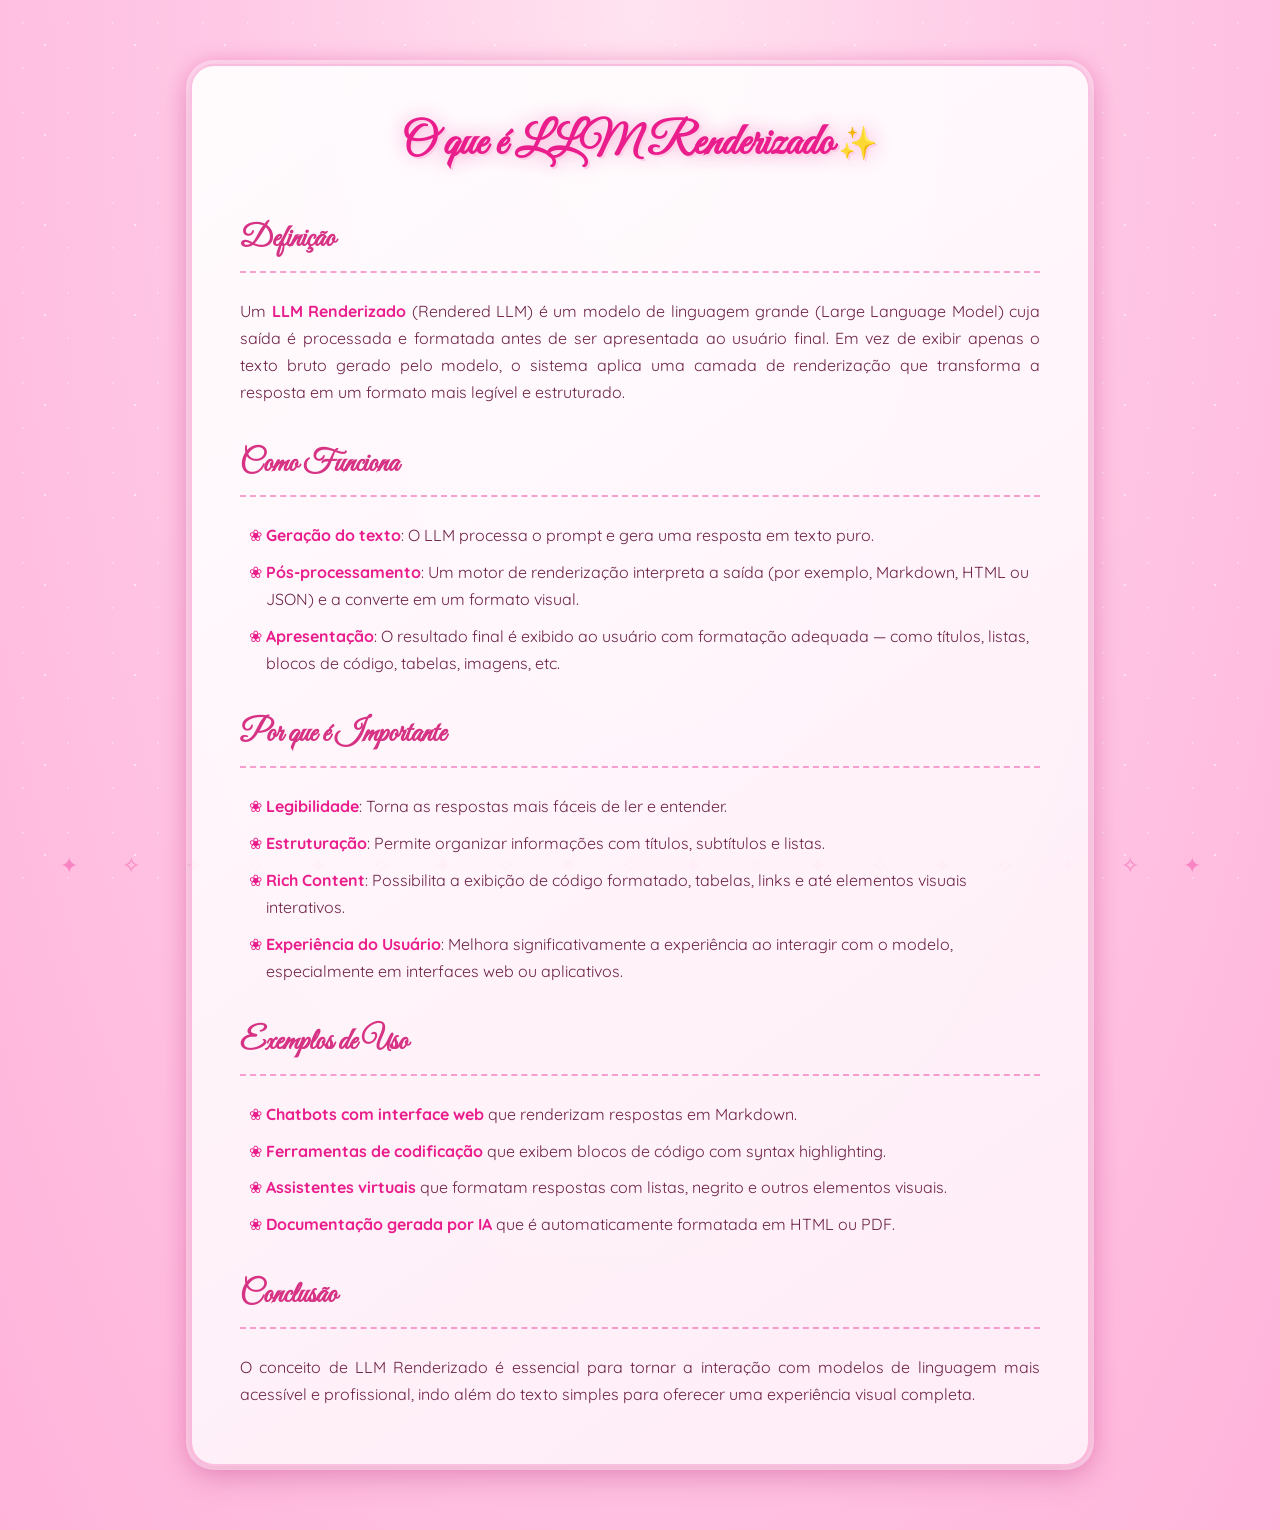
<file: O-que-e-LLM-renderizado.html>
<!DOCTYPE html>
<html lang="pt-BR">
<head>
    <meta charset="UTF-8">
    <meta name="viewport" content="width=device-width, initial-scale=1.0">
    <title>O que é LLM Renderizado</title>
    <style>
        @import url('https://fonts.googleapis.com/css2?family=Great+Vibes&family=Quicksand:wght@400;600;700&display=swap');

        body {
            font-family: 'Quicksand', 'Segoe UI', Roboto, Arial, sans-serif;
            line-height: 1.7;
            color: #6d2247;
            margin: 0;
            padding: 2rem;
            min-height: 100vh;
            background: radial-gradient(ellipse at top, #ffe3f0 0%, #ffc9e6 45%, #ffb3da 100%);
            overflow-x: hidden;
        }
        body::before {
            content: "";
            position: fixed;
            inset: 0;
            background-image:
                radial-gradient(circle, #ffffff 1.5px, transparent 1.5px),
                radial-gradient(circle, rgba(255, 255, 255, 0.7) 1px, transparent 1px);
            background-size: 90px 90px, 45px 45px;
            opacity: 0.5;
            pointer-events: none;
            z-index: 0;
            animation: sparkleShine 6s ease-in-out infinite;
        }
        body::after {
            content: "✦ ✧ ✦ ✧ ✦ ✧ ✦ ✧ ✦ ✧ ✦ ✧ ✦ ✧ ✦ ✧ ✦ ✧ ✦";
            position: fixed;
            bottom: 1rem;
            left: 0;
            right: 0;
            text-align: center;
            color: rgba(233, 30, 140, 0.35);
            font-size: 1.4rem;
            letter-spacing: 1.2rem;
            pointer-events: none;
            z-index: 0;
        }
        @keyframes sparkleShine {
            0%, 100% { opacity: 0.35; }
            50% { opacity: 0.7; }
        }
        .container {
            position: relative;
            z-index: 1;
            max-width: 800px;
            margin: 2rem auto;
            background: linear-gradient(145deg, rgba(255, 255, 255, 0.92), rgba(255, 240, 248, 0.92));
            padding: 2.5rem 3rem;
            border-radius: 24px;
            border: 2px solid rgba(233, 30, 140, 0.25);
            box-shadow:
                0 0 0 4px rgba(255, 255, 255, 0.4),
                0 0 25px rgba(233, 30, 140, 0.3),
                0 12px 30px rgba(150, 60, 110, 0.25);
        }
        h1 {
            font-family: 'Great Vibes', cursive;
            color: #e91e8c;
            font-size: 2.8rem;
            text-align: center;
            margin-top: 0;
            text-shadow: 2px 2px 0 #ffd1e8, 0 0 20px rgba(233, 30, 140, 0.4);
        }
        h1::after {
            content: " ✨";
            font-size: 2rem;
        }
        h2 {
            color: #d63384;
            font-family: 'Great Vibes', cursive;
            font-size: 1.9rem;
            margin-top: 2rem;
            border-bottom: 2px dashed rgba(233, 30, 140, 0.4);
            padding-bottom: 0.3rem;
        }
        p {
            text-align: justify;
        }
        ol, ul {
            padding-left: 1.6rem;
        }
        li {
            margin-bottom: 0.6rem;
        }
        li::marker {
            color: #e91e8c;
            content: "❀ ";
        }
        strong {
            color: #e91e8c;
        }
    </style>
</head>
<body>
    <div class="container">
        <h1>O que é LLM Renderizado</h1>

        <h2>Definição</h2>
        <p>
            Um <strong>LLM Renderizado</strong> (Rendered LLM) é um modelo de linguagem grande (Large Language Model) cuja saída é processada e formatada antes de ser apresentada ao usuário final. Em vez de exibir apenas o texto bruto gerado pelo modelo, o sistema aplica uma camada de renderização que transforma a resposta em um formato mais legível e estruturado.
        </p>

        <h2>Como Funciona</h2>
        <ol>
            <li><strong>Geração do texto</strong>: O LLM processa o prompt e gera uma resposta em texto puro.</li>
            <li><strong>Pós-processamento</strong>: Um motor de renderização interpreta a saída (por exemplo, Markdown, HTML ou JSON) e a converte em um formato visual.</li>
            <li><strong>Apresentação</strong>: O resultado final é exibido ao usuário com formatação adequada &mdash; como títulos, listas, blocos de código, tabelas, imagens, etc.</li>
        </ol>

        <h2>Por que é Importante</h2>
        <ul>
            <li><strong>Legibilidade</strong>: Torna as respostas mais fáceis de ler e entender.</li>
            <li><strong>Estruturação</strong>: Permite organizar informações com títulos, subtítulos e listas.</li>
            <li><strong>Rich Content</strong>: Possibilita a exibição de código formatado, tabelas, links e até elementos visuais interativos.</li>
            <li><strong>Experiência do Usuário</strong>: Melhora significativamente a experiência ao interagir com o modelo, especialmente em interfaces web ou aplicativos.</li>
        </ul>

        <h2>Exemplos de Uso</h2>
        <ul>
            <li><strong>Chatbots com interface web</strong> que renderizam respostas em Markdown.</li>
            <li><strong>Ferramentas de codificação</strong> que exibem blocos de código com syntax highlighting.</li>
            <li><strong>Assistentes virtuais</strong> que formatam respostas com listas, negrito e outros elementos visuais.</li>
            <li><strong>Documentação gerada por IA</strong> que é automaticamente formatada em HTML ou PDF.</li>
        </ul>

        <h2>Conclusão</h2>
        <p>
            O conceito de LLM Renderizado é essencial para tornar a interação com modelos de linguagem mais acessível e profissional, indo além do texto simples para oferecer uma experiência visual completa.
        </p>
    </div>
</body>
</html>
</file>
<file: mapa-eleitoral/vendor/leaflet/leaflet.css>
/* required styles */

.leaflet-pane,
.leaflet-tile,
.leaflet-marker-icon,
.leaflet-marker-shadow,
.leaflet-tile-container,
.leaflet-pane > svg,
.leaflet-pane > canvas,
.leaflet-zoom-box,
.leaflet-image-layer,
.leaflet-layer {
	position: absolute;
	left: 0;
	top: 0;
	}
.leaflet-container {
	overflow: hidden;
	}
.leaflet-tile,
.leaflet-marker-icon,
.leaflet-marker-shadow {
	-webkit-user-select: none;
	   -moz-user-select: none;
	        user-select: none;
	  -webkit-user-drag: none;
	}
/* Prevents IE11 from highlighting tiles in blue */
.leaflet-tile::selection {
	background: transparent;
}
/* Safari renders non-retina tile on retina better with this, but Chrome is worse */
.leaflet-safari .leaflet-tile {
	image-rendering: -webkit-optimize-contrast;
	}
/* hack that prevents hw layers "stretching" when loading new tiles */
.leaflet-safari .leaflet-tile-container {
	width: 1600px;
	height: 1600px;
	-webkit-transform-origin: 0 0;
	}
.leaflet-marker-icon,
.leaflet-marker-shadow {
	display: block;
	}
/* .leaflet-container svg: reset svg max-width decleration shipped in Joomla! (joomla.org) 3.x */
/* .leaflet-container img: map is broken in FF if you have max-width: 100% on tiles */
.leaflet-container .leaflet-overlay-pane svg {
	max-width: none !important;
	max-height: none !important;
	}
.leaflet-container .leaflet-marker-pane img,
.leaflet-container .leaflet-shadow-pane img,
.leaflet-container .leaflet-tile-pane img,
.leaflet-container img.leaflet-image-layer,
.leaflet-container .leaflet-tile {
	max-width: none !important;
	max-height: none !important;
	width: auto;
	padding: 0;
	}

.leaflet-container img.leaflet-tile {
	/* See: https://bugs.chromium.org/p/chromium/issues/detail?id=600120 */
	mix-blend-mode: plus-lighter;
}

.leaflet-container.leaflet-touch-zoom {
	-ms-touch-action: pan-x pan-y;
	touch-action: pan-x pan-y;
	}
.leaflet-container.leaflet-touch-drag {
	-ms-touch-action: pinch-zoom;
	/* Fallback for FF which doesn't support pinch-zoom */
	touch-action: none;
	touch-action: pinch-zoom;
}
.leaflet-container.leaflet-touch-drag.leaflet-touch-zoom {
	-ms-touch-action: none;
	touch-action: none;
}
.leaflet-container {
	-webkit-tap-highlight-color: transparent;
}
.leaflet-container a {
	-webkit-tap-highlight-color: rgba(51, 181, 229, 0.4);
}
.leaflet-tile {
	filter: inherit;
	visibility: hidden;
	}
.leaflet-tile-loaded {
	visibility: inherit;
	}
.leaflet-zoom-box {
	width: 0;
	height: 0;
	-moz-box-sizing: border-box;
	     box-sizing: border-box;
	z-index: 800;
	}
/* workaround for https://bugzilla.mozilla.org/show_bug.cgi?id=888319 */
.leaflet-overlay-pane svg {
	-moz-user-select: none;
	}

.leaflet-pane         { z-index: 400; }

.leaflet-tile-pane    { z-index: 200; }
.leaflet-overlay-pane { z-index: 400; }
.leaflet-shadow-pane  { z-index: 500; }
.leaflet-marker-pane  { z-index: 600; }
.leaflet-tooltip-pane   { z-index: 650; }
.leaflet-popup-pane   { z-index: 700; }

.leaflet-map-pane canvas { z-index: 100; }
.leaflet-map-pane svg    { z-index: 200; }

.leaflet-vml-shape {
	width: 1px;
	height: 1px;
	}
.lvml {
	behavior: url(#default#VML);
	display: inline-block;
	position: absolute;
	}


/* control positioning */

.leaflet-control {
	position: relative;
	z-index: 800;
	pointer-events: visiblePainted; /* IE 9-10 doesn't have auto */
	pointer-events: auto;
	}
.leaflet-top,
.leaflet-bottom {
	position: absolute;
	z-index: 1000;
	pointer-events: none;
	}
.leaflet-top {
	top: 0;
	}
.leaflet-right {
	right: 0;
	}
.leaflet-bottom {
	bottom: 0;
	}
.leaflet-left {
	left: 0;
	}
.leaflet-control {
	float: left;
	clear: both;
	}
.leaflet-right .leaflet-control {
	float: right;
	}
.leaflet-top .leaflet-control {
	margin-top: 10px;
	}
.leaflet-bottom .leaflet-control {
	margin-bottom: 10px;
	}
.leaflet-left .leaflet-control {
	margin-left: 10px;
	}
.leaflet-right .leaflet-control {
	margin-right: 10px;
	}


/* zoom and fade animations */

.leaflet-fade-anim .leaflet-popup {
	opacity: 0;
	-webkit-transition: opacity 0.2s linear;
	   -moz-transition: opacity 0.2s linear;
	        transition: opacity 0.2s linear;
	}
.leaflet-fade-anim .leaflet-map-pane .leaflet-popup {
	opacity: 1;
	}
.leaflet-zoom-animated {
	-webkit-transform-origin: 0 0;
	    -ms-transform-origin: 0 0;
	        transform-origin: 0 0;
	}
svg.leaflet-zoom-animated {
	will-change: transform;
}

.leaflet-zoom-anim .leaflet-zoom-animated {
	-webkit-transition: -webkit-transform 0.25s cubic-bezier(0,0,0.25,1);
	   -moz-transition:    -moz-transform 0.25s cubic-bezier(0,0,0.25,1);
	        transition:         transform 0.25s cubic-bezier(0,0,0.25,1);
	}
.leaflet-zoom-anim .leaflet-tile,
.leaflet-pan-anim .leaflet-tile {
	-webkit-transition: none;
	   -moz-transition: none;
	        transition: none;
	}

.leaflet-zoom-anim .leaflet-zoom-hide {
	visibility: hidden;
	}


/* cursors */

.leaflet-interactive {
	cursor: pointer;
	}
.leaflet-grab {
	cursor: -webkit-grab;
	cursor:    -moz-grab;
	cursor:         grab;
	}
.leaflet-crosshair,
.leaflet-crosshair .leaflet-interactive {
	cursor: crosshair;
	}
.leaflet-popup-pane,
.leaflet-control {
	cursor: auto;
	}
.leaflet-dragging .leaflet-grab,
.leaflet-dragging .leaflet-grab .leaflet-interactive,
.leaflet-dragging .leaflet-marker-draggable {
	cursor: move;
	cursor: -webkit-grabbing;
	cursor:    -moz-grabbing;
	cursor:         grabbing;
	}

/* marker & overlays interactivity */
.leaflet-marker-icon,
.leaflet-marker-shadow,
.leaflet-image-layer,
.leaflet-pane > svg path,
.leaflet-tile-container {
	pointer-events: none;
	}

.leaflet-marker-icon.leaflet-interactive,
.leaflet-image-layer.leaflet-interactive,
.leaflet-pane > svg path.leaflet-interactive,
svg.leaflet-image-layer.leaflet-interactive path {
	pointer-events: visiblePainted; /* IE 9-10 doesn't have auto */
	pointer-events: auto;
	}

/* visual tweaks */

.leaflet-container {
	background: #ddd;
	outline-offset: 1px;
	}
.leaflet-container a {
	color: #0078A8;
	}
.leaflet-zoom-box {
	border: 2px dotted #38f;
	background: rgba(255,255,255,0.5);
	}


/* general typography */
.leaflet-container {
	font-family: "Helvetica Neue", Arial, Helvetica, sans-serif;
	font-size: 12px;
	font-size: 0.75rem;
	line-height: 1.5;
	}


/* general toolbar styles */

.leaflet-bar {
	box-shadow: 0 1px 5px rgba(0,0,0,0.65);
	border-radius: 4px;
	}
.leaflet-bar a {
	background-color: #fff;
	border-bottom: 1px solid #ccc;
	width: 26px;
	height: 26px;
	line-height: 26px;
	display: block;
	text-align: center;
	text-decoration: none;
	color: black;
	}
.leaflet-bar a,
.leaflet-control-layers-toggle {
	background-position: 50% 50%;
	background-repeat: no-repeat;
	display: block;
	}
.leaflet-bar a:hover,
.leaflet-bar a:focus {
	background-color: #f4f4f4;
	}
.leaflet-bar a:first-child {
	border-top-left-radius: 4px;
	border-top-right-radius: 4px;
	}
.leaflet-bar a:last-child {
	border-bottom-left-radius: 4px;
	border-bottom-right-radius: 4px;
	border-bottom: none;
	}
.leaflet-bar a.leaflet-disabled {
	cursor: default;
	background-color: #f4f4f4;
	color: #bbb;
	}

.leaflet-touch .leaflet-bar a {
	width: 30px;
	height: 30px;
	line-height: 30px;
	}
.leaflet-touch .leaflet-bar a:first-child {
	border-top-left-radius: 2px;
	border-top-right-radius: 2px;
	}
.leaflet-touch .leaflet-bar a:last-child {
	border-bottom-left-radius: 2px;
	border-bottom-right-radius: 2px;
	}

/* zoom control */

.leaflet-control-zoom-in,
.leaflet-control-zoom-out {
	font: bold 18px 'Lucida Console', Monaco, monospace;
	text-indent: 1px;
	}

.leaflet-touch .leaflet-control-zoom-in, .leaflet-touch .leaflet-control-zoom-out  {
	font-size: 22px;
	}


/* layers control */

.leaflet-control-layers {
	box-shadow: 0 1px 5px rgba(0,0,0,0.4);
	background: #fff;
	border-radius: 5px;
	}
.leaflet-control-layers-toggle {
	background-image: url(images/layers.png);
	width: 36px;
	height: 36px;
	}
.leaflet-retina .leaflet-control-layers-toggle {
	background-image: url(images/layers-2x.png);
	background-size: 26px 26px;
	}
.leaflet-touch .leaflet-control-layers-toggle {
	width: 44px;
	height: 44px;
	}
.leaflet-control-layers .leaflet-control-layers-list,
.leaflet-control-layers-expanded .leaflet-control-layers-toggle {
	display: none;
	}
.leaflet-control-layers-expanded .leaflet-control-layers-list {
	display: block;
	position: relative;
	}
.leaflet-control-layers-expanded {
	padding: 6px 10px 6px 6px;
	color: #333;
	background: #fff;
	}
.leaflet-control-layers-scrollbar {
	overflow-y: scroll;
	overflow-x: hidden;
	padding-right: 5px;
	}
.leaflet-control-layers-selector {
	margin-top: 2px;
	position: relative;
	top: 1px;
	}
.leaflet-control-layers label {
	display: block;
	font-size: 13px;
	font-size: 1.08333em;
	}
.leaflet-control-layers-separator {
	height: 0;
	border-top: 1px solid #ddd;
	margin: 5px -10px 5px -6px;
	}

/* Default icon URLs */
.leaflet-default-icon-path { /* used only in path-guessing heuristic, see L.Icon.Default */
	background-image: url(images/marker-icon.png);
	}


/* attribution and scale controls */

.leaflet-container .leaflet-control-attribution {
	background: #fff;
	background: rgba(255, 255, 255, 0.8);
	margin: 0;
	}
.leaflet-control-attribution,
.leaflet-control-scale-line {
	padding: 0 5px;
	color: #333;
	line-height: 1.4;
	}
.leaflet-control-attribution a {
	text-decoration: none;
	}
.leaflet-control-attribution a:hover,
.leaflet-control-attribution a:focus {
	text-decoration: underline;
	}
.leaflet-attribution-flag {
	display: inline !important;
	vertical-align: baseline !important;
	width: 1em;
	height: 0.6669em;
	}
.leaflet-left .leaflet-control-scale {
	margin-left: 5px;
	}
.leaflet-bottom .leaflet-control-scale {
	margin-bottom: 5px;
	}
.leaflet-control-scale-line {
	border: 2px solid #777;
	border-top: none;
	line-height: 1.1;
	padding: 2px 5px 1px;
	white-space: nowrap;
	-moz-box-sizing: border-box;
	     box-sizing: border-box;
	background: rgba(255, 255, 255, 0.8);
	text-shadow: 1px 1px #fff;
	}
.leaflet-control-scale-line:not(:first-child) {
	border-top: 2px solid #777;
	border-bottom: none;
	margin-top: -2px;
	}
.leaflet-control-scale-line:not(:first-child):not(:last-child) {
	border-bottom: 2px solid #777;
	}

.leaflet-touch .leaflet-control-attribution,
.leaflet-touch .leaflet-control-layers,
.leaflet-touch .leaflet-bar {
	box-shadow: none;
	}
.leaflet-touch .leaflet-control-layers,
.leaflet-touch .leaflet-bar {
	border: 2px solid rgba(0,0,0,0.2);
	background-clip: padding-box;
	}


/* popup */

.leaflet-popup {
	position: absolute;
	text-align: center;
	margin-bottom: 20px;
	}
.leaflet-popup-content-wrapper {
	padding: 1px;
	text-align: left;
	border-radius: 12px;
	}
.leaflet-popup-content {
	margin: 13px 24px 13px 20px;
	line-height: 1.3;
	font-size: 13px;
	font-size: 1.08333em;
	min-height: 1px;
	}
.leaflet-popup-content p {
	margin: 17px 0;
	margin: 1.3em 0;
	}
.leaflet-popup-tip-container {
	width: 40px;
	height: 20px;
	position: absolute;
	left: 50%;
	margin-top: -1px;
	margin-left: -20px;
	overflow: hidden;
	pointer-events: none;
	}
.leaflet-popup-tip {
	width: 17px;
	height: 17px;
	padding: 1px;

	margin: -10px auto 0;
	pointer-events: auto;

	-webkit-transform: rotate(45deg);
	   -moz-transform: rotate(45deg);
	    -ms-transform: rotate(45deg);
	        transform: rotate(45deg);
	}
.leaflet-popup-content-wrapper,
.leaflet-popup-tip {
	background: white;
	color: #333;
	box-shadow: 0 3px 14px rgba(0,0,0,0.4);
	}
.leaflet-container a.leaflet-popup-close-button {
	position: absolute;
	top: 0;
	right: 0;
	border: none;
	text-align: center;
	width: 24px;
	height: 24px;
	font: 16px/24px Tahoma, Verdana, sans-serif;
	color: #757575;
	text-decoration: none;
	background: transparent;
	}
.leaflet-container a.leaflet-popup-close-button:hover,
.leaflet-container a.leaflet-popup-close-button:focus {
	color: #585858;
	}
.leaflet-popup-scrolled {
	overflow: auto;
	}

.leaflet-oldie .leaflet-popup-content-wrapper {
	-ms-zoom: 1;
	}
.leaflet-oldie .leaflet-popup-tip {
	width: 24px;
	margin: 0 auto;

	-ms-filter: "progid:DXImageTransform.Microsoft.Matrix(M11=0.70710678, M12=0.70710678, M21=-0.70710678, M22=0.70710678)";
	filter: progid:DXImageTransform.Microsoft.Matrix(M11=0.70710678, M12=0.70710678, M21=-0.70710678, M22=0.70710678);
	}

.leaflet-oldie .leaflet-control-zoom,
.leaflet-oldie .leaflet-control-layers,
.leaflet-oldie .leaflet-popup-content-wrapper,
.leaflet-oldie .leaflet-popup-tip {
	border: 1px solid #999;
	}


/* div icon */

.leaflet-div-icon {
	background: #fff;
	border: 1px solid #666;
	}


/* Tooltip */
/* Base styles for the element that has a tooltip */
.leaflet-tooltip {
	position: absolute;
	padding: 6px;
	background-color: #fff;
	border: 1px solid #fff;
	border-radius: 3px;
	color: #222;
	white-space: nowrap;
	-webkit-user-select: none;
	-moz-user-select: none;
	-ms-user-select: none;
	user-select: none;
	pointer-events: none;
	box-shadow: 0 1px 3px rgba(0,0,0,0.4);
	}
.leaflet-tooltip.leaflet-interactive {
	cursor: pointer;
	pointer-events: auto;
	}
.leaflet-tooltip-top:before,
.leaflet-tooltip-bottom:before,
.leaflet-tooltip-left:before,
.leaflet-tooltip-right:before {
	position: absolute;
	pointer-events: none;
	border: 6px solid transparent;
	background: transparent;
	content: "";
	}

/* Directions */

.leaflet-tooltip-bottom {
	margin-top: 6px;
}
.leaflet-tooltip-top {
	margin-top: -6px;
}
.leaflet-tooltip-bottom:before,
.leaflet-tooltip-top:before {
	left: 50%;
	margin-left: -6px;
	}
.leaflet-tooltip-top:before {
	bottom: 0;
	margin-bottom: -12px;
	border-top-color: #fff;
	}
.leaflet-tooltip-bottom:before {
	top: 0;
	margin-top: -12px;
	margin-left: -6px;
	border-bottom-color: #fff;
	}
.leaflet-tooltip-left {
	margin-left: -6px;
}
.leaflet-tooltip-right {
	margin-left: 6px;
}
.leaflet-tooltip-left:before,
.leaflet-tooltip-right:before {
	top: 50%;
	margin-top: -6px;
	}
.leaflet-tooltip-left:before {
	right: 0;
	margin-right: -12px;
	border-left-color: #fff;
	}
.leaflet-tooltip-right:before {
	left: 0;
	margin-left: -12px;
	border-right-color: #fff;
	}

/* Printing */

@media print {
	/* Prevent printers from removing background-images of controls. */
	.leaflet-control {
		-webkit-print-color-adjust: exact;
		print-color-adjust: exact;
		}
	}
</file>
<file: mapa-eleitoral/css/estilo.css>
:root {
  color-scheme: light;
  --marinho-950: #061426;
  --marinho-900: #0b1f3a;
  --marinho-800: #122b4d;
  --marinho-700: #1c3a63;
  --verde-800: #07452f;
  --verde-700: #0b5d3f;
  --verde-600: #0f7a4d;
  --verde-500: #159a63;
  --verde-200: #b9dfc9;
  --verde-100: #dff0e7;
  --ouro-600: #b8860b;
  --ouro-500: #d9a514;
  --ouro-400: #f2c94c;
  --ouro-300: #f7dc85;
  --ouro-100: #fdf3cf;
  --papel: #f6f7f4;
  --nevoa: #e3e8e1;
  --tinta: #12202f;
  --sombra: 0 1px 3px rgba(11, 31, 58, 0.07);
  --fonte: "Segoe UI", "Helvetica Neue", Arial, Helvetica, sans-serif;
}

* {
  box-sizing: border-box;
}

html {
  scroll-behavior: smooth;
}

body {
  margin: 0;
  background: var(--papel);
  color: var(--tinta);
  font-family: var(--fonte);
  font-size: 16px;
  line-height: 1.5;
}

button,
select,
input {
  font: inherit;
}

button,
select {
  cursor: pointer;
}

a {
  color: inherit;
}

a:focus-visible,
button:focus-visible,
select:focus-visible,
input:focus-visible {
  outline: 2px solid var(--ouro-500);
  outline-offset: 3px;
}

.pular {
  position: absolute;
  left: -9999px;
  top: 0;
  z-index: 9999;
  border-radius: 0 0 8px 0;
  background: var(--ouro-400);
  color: var(--marinho-950);
  padding: 10px 16px;
  font-size: 14px;
  font-weight: 700;
}

.pular:focus {
  left: 0;
}

.topo {
  position: sticky;
  top: 0;
  z-index: 800;
  border-bottom: 1px solid rgba(255, 255, 255, 0.08);
  background:
    linear-gradient(rgba(255, 255, 255, 0.035) 1px, transparent 1px),
    linear-gradient(90deg, rgba(255, 255, 255, 0.035) 1px, transparent 1px),
    var(--marinho-950);
  background-size: 44px 44px;
  color: #fff;
}

.topo__interno {
  display: flex;
  align-items: center;
  justify-content: space-between;
  gap: 20px;
  width: min(1280px, calc(100% - 40px));
  min-height: 72px;
  margin: 0 auto;
  padding: 12px 0;
}

.marca {
  display: inline-flex;
  align-items: center;
  gap: 11px;
  text-decoration: none;
}

.marca__selo {
  display: grid;
  place-items: center;
  width: 38px;
  height: 38px;
  border: 1px solid rgba(242, 201, 76, 0.45);
  border-radius: 10px;
  background: rgba(242, 201, 76, 0.12);
  color: var(--ouro-300);
  font-size: 12px;
  font-weight: 900;
  letter-spacing: 0.04em;
}

.marca__texto {
  display: flex;
  flex-direction: column;
  line-height: 1.2;
}

.marca__texto strong {
  font-size: 15px;
  font-weight: 800;
  letter-spacing: -0.01em;
}

.marca__texto span {
  margin-top: 2px;
  color: rgba(255, 255, 255, 0.5);
  font-size: 11px;
  font-weight: 600;
  letter-spacing: 0.05em;
  text-transform: uppercase;
}

.topo__acoes {
  display: flex;
  align-items: center;
  gap: 12px;
}

.selo-fonte {
  display: inline-flex;
  align-items: center;
  border: 1px solid rgba(242, 201, 76, 0.35);
  border-radius: 999px;
  background: rgba(242, 201, 76, 0.1);
  color: var(--ouro-300);
  padding: 5px 10px;
  font-size: 10px;
  font-weight: 800;
  letter-spacing: 0.08em;
  text-transform: uppercase;
  white-space: nowrap;
}

.botao-topo {
  border: 1px solid rgba(255, 255, 255, 0.2);
  border-radius: 8px;
  color: rgba(255, 255, 255, 0.82);
  padding: 8px 12px;
  font-size: 12px;
  font-weight: 700;
  text-decoration: none;
  transition: background 0.15s ease, color 0.15s ease;
  white-space: nowrap;
}

.botao-topo:hover {
  background: rgba(255, 255, 255, 0.1);
  color: #fff;
}

.conteudo {
  width: min(1280px, calc(100% - 40px));
  margin: 0 auto;
  padding: 34px 0 44px;
}

.abertura {
  display: grid;
  grid-template-columns: minmax(0, 1fr) auto;
  align-items: end;
  gap: 32px;
  margin-bottom: 22px;
}

.olho,
.rotulo {
  margin: 0;
  color: var(--verde-700);
  font-size: 11px;
  font-weight: 800;
  letter-spacing: 0.16em;
  text-transform: uppercase;
}

.abertura h1 {
  margin: 6px 0 0;
  color: var(--marinho-950);
  font-size: clamp(28px, 4vw, 44px);
  line-height: 1.05;
  letter-spacing: -0.035em;
}

.abertura__texto {
  max-width: 720px;
  margin: 10px 0 0;
  color: rgba(11, 31, 58, 0.62);
  font-size: 14px;
  line-height: 1.65;
}

.cobertura {
  display: grid;
  grid-template-columns: repeat(4, auto);
  gap: 0;
  margin: 0;
  border: 1px solid var(--nevoa);
  border-radius: 12px;
  background: #fff;
  box-shadow: var(--sombra);
  overflow: hidden;
}

.cobertura div {
  min-width: 104px;
  padding: 12px 16px;
  border-left: 1px solid var(--nevoa);
}

.cobertura div:first-child {
  border-left: 0;
}

.cobertura dt {
  color: rgba(11, 31, 58, 0.45);
  font-size: 9px;
  font-weight: 800;
  letter-spacing: 0.08em;
  text-transform: uppercase;
}

.cobertura dd {
  margin: 2px 0 0;
  color: var(--marinho-950);
  font-size: 20px;
  font-weight: 900;
  letter-spacing: -0.02em;
}

.filtros {
  position: relative;
  border: 1px solid var(--nevoa);
  border-radius: 14px;
  background: #fff;
  box-shadow: var(--sombra);
  padding: 16px;
}

.filtros__cabecalho {
  display: flex;
  align-items: center;
  justify-content: space-between;
  gap: 16px;
  border-bottom: 1px solid var(--nevoa);
  padding-bottom: 12px;
}

.filtros__ajuda {
  margin: 2px 0 0;
  color: rgba(11, 31, 58, 0.5);
  font-size: 11px;
}

.link-limpar {
  border: 0;
  background: none;
  color: rgba(11, 31, 58, 0.58);
  padding: 2px;
  font-size: 11px;
  font-weight: 700;
  text-decoration: underline;
  text-decoration-color: rgba(11, 31, 58, 0.2);
  text-underline-offset: 4px;
}

.link-limpar:hover {
  color: var(--marinho-950);
}

.filtros__grade {
  display: grid;
  grid-template-columns: repeat(5, minmax(0, 1fr));
  gap: 12px;
  margin-top: 14px;
}

.campo {
  display: block;
  min-width: 0;
}

.campo > span {
  display: block;
  margin-bottom: 6px;
  color: rgba(11, 31, 58, 0.55);
  font-size: 10px;
  font-weight: 800;
  letter-spacing: 0.1em;
  text-transform: uppercase;
}

.campo select,
.campo input {
  width: 100%;
  height: 40px;
  border: 1px solid var(--nevoa);
  border-radius: 8px;
  background: #fff;
  color: var(--marinho-900);
  padding: 0 10px;
  font-size: 13px;
  font-weight: 600;
  box-shadow: 0 1px 2px rgba(11, 31, 58, 0.04);
  transition: border-color 0.15s ease;
}

.campo select:hover,
.campo input:hover {
  border-color: rgba(11, 31, 58, 0.3);
}

.campo select:focus,
.campo input:focus {
  border-color: var(--verde-500);
}

.busca-area {
  position: relative;
  max-width: 560px;
  margin-top: 12px;
}

.busca-caixa {
  position: relative;
}

.busca-caixa input {
  padding-left: 34px;
  padding-right: 36px;
}

.busca-icone {
  position: absolute;
  left: 12px;
  top: 50%;
  z-index: 1;
  transform: translateY(-50%);
  color: rgba(11, 31, 58, 0.35);
  font-size: 17px;
  pointer-events: none;
}

.busca-limpar {
  position: absolute;
  right: 7px;
  top: 50%;
  display: grid;
  place-items: center;
  width: 26px;
  height: 26px;
  transform: translateY(-50%);
  border: 0;
  border-radius: 999px;
  background: transparent;
  color: rgba(11, 31, 58, 0.4);
  font-size: 18px;
  line-height: 1;
}

.busca-limpar:hover {
  background: rgba(11, 31, 58, 0.06);
  color: var(--marinho-900);
}

.sugestoes {
  position: absolute;
  z-index: 700;
  top: calc(100% + 4px);
  left: 0;
  width: 100%;
  overflow: hidden;
  border: 1px solid var(--nevoa);
  border-radius: 8px;
  background: #fff;
  box-shadow: 0 16px 40px rgba(6, 20, 38, 0.16);
}

.sugestao {
  display: flex;
  align-items: center;
  justify-content: space-between;
  gap: 12px;
  width: 100%;
  border: 0;
  border-bottom: 1px solid rgba(227, 232, 225, 0.75);
  background: #fff;
  color: var(--marinho-900);
  padding: 9px 12px;
  text-align: left;
  font-size: 13px;
}

.sugestao:last-child {
  border-bottom: 0;
}

.sugestao:hover,
.sugestao[aria-selected="true"] {
  background: var(--verde-100);
}

.sugestao small {
  color: rgba(11, 31, 58, 0.42);
  font-family: ui-monospace, SFMono-Regular, Consolas, monospace;
  font-size: 10px;
}

.sugestao--vazia {
  margin: 0;
  padding: 12px;
  color: rgba(11, 31, 58, 0.55);
  font-size: 12px;
}

.aviso {
  margin: 12px 0 0;
  border: 1px solid rgba(217, 165, 20, 0.4);
  border-radius: 8px;
  background: var(--ouro-100);
  color: var(--ouro-600);
  padding: 8px 12px;
  font-size: 11px;
  font-weight: 600;
}

.layout {
  display: grid;
  grid-template-columns: minmax(0, 1fr) 390px;
  gap: 16px;
  margin-top: 16px;
}

.mapa-caixa {
  position: relative;
  min-width: 0;
  overflow: hidden;
  border: 1px solid var(--nevoa);
  border-radius: 14px;
  background: #dfe8e1;
  box-shadow: var(--sombra);
}

#mapa {
  width: 100%;
  height: clamp(460px, 62vh, 720px);
  min-height: 460px;
}

.mapa-selo {
  position: absolute;
  z-index: 500;
  top: 16px;
  left: 16px;
  border: 1px solid rgba(255, 255, 255, 0.15);
  border-radius: 9px;
  background: rgba(6, 20, 38, 0.9);
  color: #fff;
  padding: 9px 13px;
  box-shadow: 0 8px 24px rgba(6, 20, 38, 0.18);
  backdrop-filter: blur(6px);
  pointer-events: none;
}

.mapa-selo p {
  margin: 0;
  color: var(--ouro-300);
  font-size: 8px;
  font-weight: 900;
  letter-spacing: 0.18em;
  text-transform: uppercase;
}

.mapa-selo strong {
  display: block;
  margin-top: 1px;
  font-size: 14px;
  font-weight: 900;
  letter-spacing: -0.02em;
}

.mapa-selo span {
  display: block;
  margin-top: 1px;
  color: rgba(255, 255, 255, 0.58);
  font-size: 10px;
}

.legenda {
  position: absolute;
  z-index: 500;
  bottom: 16px;
  left: 16px;
  width: 226px;
  max-width: calc(100% - 32px);
  border: 1px solid var(--nevoa);
  border-radius: 12px;
  background: rgba(255, 255, 255, 0.96);
  padding: 12px;
  box-shadow: 0 12px 32px rgba(6, 20, 38, 0.16);
  backdrop-filter: blur(6px);
  pointer-events: none;
}

.legenda__rotulo {
  margin: 0;
  color: rgba(11, 31, 58, 0.45);
  font-size: 8px;
  font-weight: 900;
  letter-spacing: 0.14em;
  text-transform: uppercase;
}

.legenda__titulo {
  margin: 2px 0 0;
  color: var(--marinho-950);
  font-size: 11px;
  font-weight: 800;
  line-height: 1.3;
}

.legenda__detalhe {
  margin: 1px 0 0;
  color: rgba(11, 31, 58, 0.5);
  font-size: 9px;
}

.legenda ul {
  margin: 8px 0 0;
  padding: 0;
  list-style: none;
}

.legenda li {
  display: flex;
  align-items: center;
  gap: 7px;
  margin-top: 3px;
  color: rgba(11, 31, 58, 0.7);
  font-size: 10px;
  font-variant-numeric: tabular-nums;
}

.legenda__cor {
  display: inline-block;
  flex: 0 0 auto;
  width: 12px;
  height: 12px;
  border: 1px solid rgba(0, 0, 0, 0.1);
  border-radius: 3px;
}

.legenda__sem-dados {
  display: flex;
  align-items: center;
  gap: 7px;
  margin-top: 8px;
  border-top: 1px solid var(--nevoa);
  padding-top: 7px;
  color: rgba(11, 31, 58, 0.5);
  font-size: 9px;
}

.legenda__nota {
  margin: 6px 0 0;
  color: rgba(11, 31, 58, 0.4);
  font-size: 8px;
  line-height: 1.45;
}

.fonte-selo {
  position: absolute;
  z-index: 500;
  right: 16px;
  bottom: 16px;
  border-radius: 6px;
  background: rgba(255, 255, 255, 0.9);
  color: rgba(11, 31, 58, 0.58);
  padding: 5px 9px;
  font-size: 9px;
  font-weight: 700;
  box-shadow: 0 4px 14px rgba(6, 20, 38, 0.12);
  backdrop-filter: blur(4px);
  pointer-events: none;
}

.painel {
  display: flex;
  flex-direction: column;
  min-height: 420px;
  overflow: hidden;
  border: 1px solid var(--nevoa);
  border-radius: 14px;
  background: #fff;
  box-shadow: var(--sombra);
}

.painel--vazio {
  align-items: center;
  justify-content: center;
  border-style: dashed;
  padding: 32px 24px;
  text-align: center;
}

.painel__icone {
  display: grid;
  place-items: center;
  width: 54px;
  height: 54px;
  border-radius: 999px;
  background: var(--verde-100);
  color: var(--verde-700);
  font-size: 24px;
}

.painel--vazio h2 {
  margin: 14px 0 0;
  color: var(--marinho-950);
  font-size: 16px;
}

.painel--vazio p {
  max-width: 280px;
  margin: 7px 0 0;
  color: rgba(11, 31, 58, 0.6);
  font-size: 13px;
  line-height: 1.6;
}

.painel__cabecalho {
  border-bottom: 1px solid var(--nevoa);
  background: var(--marinho-950);
  color: #fff;
  padding: 15px 18px;
}

.painel__cabecalho p {
  margin: 0;
  color: var(--ouro-300);
  font-size: 9px;
  font-weight: 900;
  letter-spacing: 0.16em;
  text-transform: uppercase;
}

.painel__cabecalho h2 {
  margin: 3px 0 0;
  font-size: 22px;
  font-weight: 900;
  letter-spacing: -0.03em;
}

.painel__codigos {
  display: flex;
  flex-wrap: wrap;
  gap: 4px 16px;
  margin-top: 6px;
  color: rgba(255, 255, 255, 0.5);
  font-family: ui-monospace, SFMono-Regular, Consolas, monospace;
  font-size: 9px;
}

.painel__corpo {
  display: flex;
  flex: 1;
  flex-direction: column;
  gap: 18px;
  padding: 18px;
}

.painel__destaque {
  border: 1px solid var(--verde-200);
  border-radius: 9px;
  background: rgba(223, 240, 231, 0.6);
  padding: 11px 13px;
}

.painel__destaque p {
  margin: 0;
  color: var(--verde-700);
  font-size: 9px;
  font-weight: 900;
  letter-spacing: 0.1em;
  text-transform: uppercase;
}

.painel__destaque strong {
  display: block;
  margin-top: 2px;
  color: var(--marinho-950);
  font-size: 26px;
  font-weight: 900;
  font-variant-numeric: tabular-nums;
  letter-spacing: -0.03em;
}

.painel__destaque span {
  display: block;
  margin-top: 1px;
  color: rgba(11, 31, 58, 0.55);
  font-size: 10px;
}

.painel__metricas {
  display: grid;
  grid-template-columns: 1fr 1fr;
  gap: 12px 18px;
  margin: 0;
}

.painel__metricas dt {
  color: rgba(11, 31, 58, 0.45);
  font-size: 9px;
  font-weight: 800;
  letter-spacing: 0.06em;
  text-transform: uppercase;
}

.painel__metricas dd {
  margin: 2px 0 0;
  color: var(--marinho-950);
  font-size: 13px;
  font-weight: 800;
  font-variant-numeric: tabular-nums;
}

.painel__metricas dd small {
  margin-left: 3px;
  color: rgba(11, 31, 58, 0.45);
  font-size: 9px;
  font-weight: 600;
}

.painel__metricas .valor-ouro {
  color: var(--ouro-600);
}

.painel__candidato {
  border: 1px solid rgba(217, 165, 20, 0.4);
  border-radius: 9px;
  background: var(--ouro-100);
  padding: 9px 11px;
}

.painel__candidato p {
  margin: 0;
  color: var(--ouro-600);
  font-size: 9px;
  font-weight: 900;
  letter-spacing: 0.06em;
  text-transform: uppercase;
}

.painel__candidato strong {
  display: block;
  margin-top: 2px;
  color: var(--marinho-950);
  font-size: 12px;
}

.painel__candidato span {
  display: block;
  color: rgba(11, 31, 58, 0.6);
  font-size: 10px;
}

.painel__topo {
  display: flex;
  align-items: end;
  justify-content: space-between;
  gap: 12px;
}

.painel__topo h3 {
  margin: 0;
  color: rgba(11, 31, 58, 0.55);
  font-size: 9px;
  font-weight: 900;
  letter-spacing: 0.1em;
  text-transform: uppercase;
}

.painel__topo span {
  color: rgba(11, 31, 58, 0.35);
  font-size: 8px;
  font-weight: 800;
  letter-spacing: 0.06em;
  text-transform: uppercase;
}

.painel__lista {
  margin: 6px 0 0;
  padding: 0;
  list-style: none;
}

.painel__lista li {
  display: flex;
  align-items: center;
  gap: 9px;
  border-bottom: 1px solid rgba(227, 232, 225, 0.75);
  padding: 7px 0;
}

.painel__lista li:last-child {
  border-bottom: 0;
}

.painel__lista li.destacado {
  border-radius: 6px;
  background: var(--ouro-100);
  padding-right: 6px;
  padding-left: 6px;
}

.painel__posicao {
  display: grid;
  flex: 0 0 auto;
  place-items: center;
  width: 20px;
  height: 20px;
  border-radius: 999px;
  background: rgba(11, 31, 58, 0.05);
  color: rgba(11, 31, 58, 0.55);
  font-size: 9px;
  font-weight: 900;
}

.painel__nome {
  min-width: 0;
  flex: 1;
}

.painel__nome strong {
  display: block;
  overflow: hidden;
  color: var(--marinho-950);
  font-size: 11px;
  font-weight: 800;
  text-overflow: ellipsis;
  white-space: nowrap;
}

.painel__nome span {
  display: block;
  color: rgba(11, 31, 58, 0.45);
  font-size: 9px;
}

.painel__votos {
  flex: 0 0 auto;
  text-align: right;
}

.painel__votos strong {
  display: block;
  color: var(--marinho-950);
  font-size: 11px;
  font-weight: 800;
  font-variant-numeric: tabular-nums;
}

.painel__votos span {
  display: block;
  color: var(--verde-700);
  font-size: 9px;
  font-variant-numeric: tabular-nums;
}

.painel__rodape {
  margin-top: auto;
  border-top: 1px solid var(--nevoa);
  padding-top: 10px;
  color: rgba(11, 31, 58, 0.4);
  font-size: 8px;
  line-height: 1.55;
}

.painel__vazio-dados {
  display: flex;
  flex: 1;
  align-items: center;
  justify-content: center;
  padding: 32px 24px;
  text-align: center;
  color: rgba(11, 31, 58, 0.6);
  font-size: 13px;
  line-height: 1.6;
}

.notas {
  display: grid;
  grid-template-columns: 1fr 1fr;
  gap: 12px;
  margin-top: 12px;
}

.nota {
  margin: 0;
  border: 1px solid var(--nevoa);
  border-radius: 10px;
  background: #fff;
  padding: 10px 13px;
  color: rgba(11, 31, 58, 0.62);
  font-size: 11px;
  line-height: 1.55;
}

.nota strong {
  color: var(--marinho-950);
}

.nota--fonte {
  border-color: rgba(185, 223, 201, 0.7);
  background: rgba(223, 240, 231, 0.45);
}

.rodape {
  border-top: 1px solid var(--nevoa);
  background: #fff;
  color: rgba(11, 31, 58, 0.45);
  padding: 18px 0;
}

.rodape p {
  width: min(1280px, calc(100% - 40px));
  margin: 0 auto;
  font-size: 10px;
  line-height: 1.6;
}

.rodape p + p {
  margin-top: 2px;
}

/* Leaflet */
.leaflet-container {
  background: #dfe8e1;
  font-family: var(--fonte);
}

.leaflet-control-zoom a {
  color: var(--marinho-900) !important;
}

.leaflet-tooltip {
  border: 0;
  border-radius: 8px;
  box-shadow: 0 8px 24px rgba(6, 20, 38, 0.2);
  color: var(--marinho-950);
  font-size: 11px;
  line-height: 1.35;
  padding: 7px 9px;
}

.leaflet-tooltip-top::before {
  border-top-color: #fff;
}

.municipio-tooltip strong {
  display: block;
  margin-bottom: 1px;
  font-size: 12px;
}

.municipio-tooltip span {
  display: block;
  color: #3f5164;
}

.municipio-tooltip span:last-child {
  color: rgba(63, 81, 100, 0.62);
  font-size: 9px;
}

@media (max-width: 1100px) {
  .abertura {
    grid-template-columns: 1fr;
    align-items: start;
  }

  .cobertura {
    justify-self: start;
  }

  .layout {
    grid-template-columns: 1fr;
  }

  .painel {
    min-height: 0;
  }
}

@media (max-width: 860px) {
  .filtros__grade {
    grid-template-columns: repeat(2, minmax(0, 1fr));
  }

  .notas {
    grid-template-columns: 1fr;
  }
}

@media (max-width: 640px) {
  .topo__interno,
  .conteudo,
  .rodape p {
    width: calc(100% - 24px);
  }

  .topo__interno {
    align-items: flex-start;
    min-height: 0;
    padding: 10px 0;
  }

  .marca__texto span,
  .selo-fonte {
    display: none;
  }

  .botao-topo {
    padding: 6px 9px;
    font-size: 10px;
  }

  .conteudo {
    padding-top: 22px;
  }

  .cobertura {
    grid-template-columns: repeat(2, 1fr);
    width: 100%;
  }

  .cobertura div:nth-child(3) {
    border-left: 0;
    border-top: 1px solid var(--nevoa);
  }

  .cobertura div:nth-child(4) {
    border-top: 1px solid var(--nevoa);
  }

  .filtros {
    padding: 13px;
  }

  .filtros__cabecalho {
    align-items: flex-start;
  }

  .filtros__grade {
    grid-template-columns: 1fr;
  }

  .busca-area {
    max-width: none;
  }

  #mapa {
    height: 56vh;
    min-height: 380px;
  }

  .mapa-selo {
    top: 10px;
    left: 10px;
    padding: 7px 10px;
  }

  .mapa-selo strong {
    font-size: 12px;
  }

  .legenda {
    bottom: 10px;
    left: 10px;
    width: 196px;
    padding: 9px;
  }

  .fonte-selo {
    display: none;
  }

  .painel__cabecalho,
  .painel__corpo {
    padding: 14px;
  }
}

@media (prefers-reduced-motion: reduce) {
  html {
    scroll-behavior: auto;
  }

  *,
  *::before,
  *::after {
    animation-duration: 0.01ms !important;
    animation-iteration-count: 1 !important;
    transition-duration: 0.01ms !important;
  }
}
</file>
<file: vitrine-3d-yg/estilo.css>
/* ==========================================================================
   Vitrine 3D de lançamentos — YG Música e Entretenimento
   Folha de estilo da vitrine. O 3D fica no canvas de fundo; os painéis são
   camadas de interface por cima dele.
   ========================================================================== */

:root {
  --fundo: #05060b;
  --vidro: rgba(16, 18, 30, 0.72);
  --vidro-forte: rgba(10, 12, 22, 0.92);
  --borda: rgba(255, 255, 255, 0.10);
  --borda-forte: rgba(255, 255, 255, 0.22);
  --texto: #f2f4fb;
  --texto-suave: #a8adc4;
  --destaque: #ff2e88;
  --destaque-2: #4ad9ff;
  --ok: #37d99a;
  --alerta: #ffb020;
  --sombra: 0 18px 50px rgba(0, 0, 0, 0.55);
  --raio: 16px;
  --painel: 340px;
}

* { box-sizing: border-box; }

html, body {
  height: 100%;
  margin: 0;
}

body {
  background: var(--fundo);
  color: var(--texto);
  font-family: "Segoe UI", Roboto, "Helvetica Neue", Arial, sans-serif;
  font-size: 15px;
  line-height: 1.5;
  overflow: hidden;
  -webkit-font-smoothing: antialiased;
}

#palco {
  position: fixed;
  inset: 0;
  width: 100%;
  height: 100%;
  display: block;
  touch-action: none;
  cursor: grab;
}

#palco.arrastando { cursor: grabbing; }
#palco.apontando { cursor: pointer; }

/* ------------------------------------------------------------------- topo */

.topo {
  position: fixed;
  top: 0;
  left: 0;
  right: 0;
  display: flex;
  align-items: center;
  justify-content: space-between;
  gap: 16px;
  padding: 18px 24px;
  background: linear-gradient(180deg, rgba(5, 6, 11, 0.85), rgba(5, 6, 11, 0));
  pointer-events: none;
  z-index: 4;
}

.marca {
  display: flex;
  align-items: center;
  gap: 14px;
  pointer-events: auto;
}

.logo {
  display: grid;
  place-items: center;
  width: 46px;
  height: 46px;
  border-radius: 12px;
  background: linear-gradient(135deg, var(--destaque), #7b2bff);
  font-weight: 800;
  font-size: 19px;
  letter-spacing: 0.5px;
  box-shadow: 0 8px 24px rgba(255, 46, 136, 0.35);
}

.marca-texto h1 {
  margin: 0;
  font-size: 19px;
  font-weight: 650;
  letter-spacing: 0.2px;
}

.marca-texto p {
  margin: 2px 0 0;
  font-size: 12.5px;
  color: var(--texto-suave);
}

.botao-icone {
  pointer-events: auto;
  display: none;
  border: 1px solid var(--borda-forte);
  background: var(--vidro);
  color: var(--texto);
  border-radius: 999px;
  padding: 9px 16px;
  font: inherit;
  font-size: 13px;
  cursor: pointer;
  backdrop-filter: blur(12px);
}

.botao-icone:hover { border-color: var(--destaque); }

/* ----------------------------------------------------------------- painéis */

.painel {
  position: fixed;
  top: 84px;
  bottom: 74px;
  width: var(--painel);
  display: flex;
  flex-direction: column;
  background: var(--vidro);
  border: 1px solid var(--borda);
  border-radius: var(--raio);
  box-shadow: var(--sombra);
  backdrop-filter: blur(16px);
  z-index: 5;
  overflow: hidden;
}

.painel-lateral { left: 24px; }
.painel-detalhe { right: 24px; top: 84px; bottom: 74px; overflow-y: auto; }

.painel-cabeca {
  padding: 16px 18px 10px;
  border-bottom: 1px solid var(--borda);
}

.painel-cabeca h2 {
  margin: 0;
  font-size: 15px;
  font-weight: 650;
  letter-spacing: 0.3px;
  text-transform: uppercase;
}

.painel-cabeca p {
  margin: 3px 0 0;
  font-size: 12.5px;
  color: var(--texto-suave);
}

/* ----------------------------------------------------------------- filtros */

.filtros {
  display: flex;
  flex-direction: column;
  gap: 10px;
  padding: 14px 18px;
  border-bottom: 1px solid var(--borda);
}

.campo { display: flex; flex-direction: column; gap: 5px; }

.campo > span {
  font-size: 11.5px;
  text-transform: uppercase;
  letter-spacing: 0.6px;
  color: var(--texto-suave);
}

.campo-par { display: grid; grid-template-columns: 1fr 1fr; gap: 10px; }

input[type="search"], select {
  width: 100%;
  padding: 9px 11px;
  border-radius: 10px;
  border: 1px solid var(--borda);
  background: rgba(255, 255, 255, 0.05);
  color: var(--texto);
  font: inherit;
  font-size: 13.5px;
}

input[type="search"]::placeholder { color: #6f7590; }

input[type="search"]:focus, select:focus {
  outline: none;
  border-color: var(--destaque);
  background: rgba(255, 255, 255, 0.08);
}

select option { background: #14162a; color: var(--texto); }

.botao-secundario {
  border: 1px solid var(--borda);
  background: transparent;
  color: var(--texto-suave);
  border-radius: 10px;
  padding: 8px;
  font: inherit;
  font-size: 12.5px;
  cursor: pointer;
}

.botao-secundario:hover { color: var(--texto); border-color: var(--borda-forte); }

/* ------------------------------------------------------------------- lista */

.lista {
  list-style: none;
  margin: 0;
  padding: 8px;
  overflow-y: auto;
  flex: 1;
  scrollbar-width: thin;
  scrollbar-color: rgba(255, 255, 255, 0.2) transparent;
}

.lista::-webkit-scrollbar { width: 8px; }
.lista::-webkit-scrollbar-thumb {
  background: rgba(255, 255, 255, 0.18);
  border-radius: 8px;
}

.lista li + li { margin-top: 2px; }

.item {
  display: flex;
  align-items: center;
  gap: 11px;
  width: 100%;
  padding: 9px 10px;
  border: 1px solid transparent;
  border-radius: 12px;
  background: transparent;
  color: inherit;
  font: inherit;
  text-align: left;
  cursor: pointer;
}

.item:hover { background: rgba(255, 255, 255, 0.06); }

.item[aria-current="true"] {
  background: rgba(255, 46, 136, 0.14);
  border-color: rgba(255, 46, 136, 0.5);
}

.item-cor {
  width: 30px;
  height: 30px;
  flex: 0 0 30px;
  border-radius: 8px;
  box-shadow: inset 0 0 0 1px rgba(255, 255, 255, 0.18);
}

.item-texto { min-width: 0; flex: 1; }

.item-texto strong {
  display: block;
  font-size: 13.5px;
  font-weight: 600;
  white-space: nowrap;
  overflow: hidden;
  text-overflow: ellipsis;
}

.item-texto span {
  display: block;
  font-size: 11.5px;
  color: var(--texto-suave);
  white-space: nowrap;
  overflow: hidden;
  text-overflow: ellipsis;
}

.etiqueta {
  flex: 0 0 auto;
  font-size: 10.5px;
  font-weight: 700;
  letter-spacing: 0.4px;
  text-transform: uppercase;
  padding: 3px 7px;
  border-radius: 999px;
  border: 1px solid currentColor;
  opacity: 0.95;
}

.etiqueta[data-status="Disponível"] { color: var(--ok); }
.etiqueta[data-status="Pré-venda"] { color: var(--destaque-2); }
.etiqueta[data-status="Esgotado"] { color: #8a8fa8; }

.vazio {
  padding: 26px 16px;
  text-align: center;
  color: var(--texto-suave);
  font-size: 13px;
}

/* ------------------------------------------------------------------ detalhe */

.botao-fechar {
  position: absolute;
  top: 10px;
  right: 12px;
  width: 30px;
  height: 30px;
  border-radius: 50%;
  border: 1px solid var(--borda);
  background: rgba(0, 0, 0, 0.35);
  color: var(--texto);
  font-size: 20px;
  line-height: 1;
  cursor: pointer;
}

.botao-fechar:hover { border-color: var(--destaque); color: var(--destaque); }

.detalhe-topo {
  display: flex;
  gap: 14px;
  padding: 18px 18px 12px;
}

.capa-miniatura {
  width: 96px;
  height: 96px;
  flex: 0 0 96px;
  border-radius: 10px;
  overflow: hidden;
  box-shadow: 0 10px 26px rgba(0, 0, 0, 0.5);
}

.capa-miniatura canvas { display: block; width: 100%; height: 100%; }

.detalhe-titulos { min-width: 0; }

.detalhe-artista {
  margin: 0;
  font-size: 12px;
  letter-spacing: 0.8px;
  text-transform: uppercase;
  color: var(--destaque);
  font-weight: 700;
}

.detalhe-titulos h2 {
  margin: 4px 0 2px;
  font-size: 20px;
  line-height: 1.2;
}

.detalhe-selo {
  margin: 0;
  font-size: 12px;
  color: var(--texto-suave);
}

.etiquetas {
  display: flex;
  flex-wrap: wrap;
  gap: 5px;
  margin: 8px 0 0;
}

.chip {
  font-size: 10.5px;
  font-weight: 600;
  letter-spacing: 0.4px;
  text-transform: uppercase;
  padding: 3px 8px;
  border-radius: 999px;
  background: rgba(255, 255, 255, 0.08);
  border: 1px solid var(--borda);
  color: var(--texto-suave);
}

.chip[data-status="Disponível"] { color: var(--ok); border-color: rgba(55, 217, 154, 0.45); }
.chip[data-status="Pré-venda"] { color: var(--destaque-2); border-color: rgba(74, 217, 255, 0.45); }
.chip[data-status="Esgotado"] { color: #8a8fa8; }

.detalhe-descricao {
  margin: 0;
  padding: 0 18px;
  font-size: 13.5px;
  color: var(--texto-suave);
}

.detalhe-numeros {
  display: grid;
  grid-template-columns: 1fr 1fr;
  gap: 1px;
  margin: 16px 18px;
  background: var(--borda);
  border: 1px solid var(--borda);
  border-radius: 12px;
  overflow: hidden;
}

.detalhe-numeros > div {
  background: rgba(10, 12, 22, 0.72);
  padding: 10px 12px;
}

.detalhe-numeros dt {
  font-size: 10.5px;
  text-transform: uppercase;
  letter-spacing: 0.6px;
  color: var(--texto-suave);
}

.detalhe-numeros dd {
  margin: 2px 0 0;
  font-size: 14.5px;
  font-weight: 600;
}

.detalhe-precos {
  display: grid;
  grid-template-columns: 1fr 1fr;
  gap: 10px;
  padding: 0 18px;
}

.detalhe-precos > div {
  border: 1px solid var(--borda);
  border-radius: 12px;
  padding: 10px 12px 12px;
  background: rgba(255, 255, 255, 0.03);
}

.detalhe-precos span {
  display: block;
  font-size: 10.5px;
  text-transform: uppercase;
  letter-spacing: 0.6px;
  color: var(--texto-suave);
}

.detalhe-precos strong {
  display: block;
  font-size: 18px;
  margin: 2px 0 10px;
}

.botao-compra {
  width: 100%;
  border: none;
  border-radius: 9px;
  padding: 9px;
  font: inherit;
  font-size: 12.5px;
  font-weight: 600;
  color: #fff;
  background: linear-gradient(135deg, var(--destaque), #7b2bff);
  cursor: pointer;
}

.botao-compra:hover { filter: brightness(1.12); }
.botao-compra:disabled {
  background: rgba(255, 255, 255, 0.08);
  color: var(--texto-suave);
  cursor: not-allowed;
  filter: none;
}

.detalhe-observacao {
  margin: 14px 18px 0;
  padding: 10px 12px;
  border-left: 3px solid var(--alerta);
  background: rgba(255, 176, 32, 0.09);
  border-radius: 0 10px 10px 0;
  font-size: 12.5px;
  color: #f0d9ad;
}

.faixas { margin: 16px 18px; }

.faixas summary {
  cursor: pointer;
  font-size: 12.5px;
  color: var(--texto-suave);
  letter-spacing: 0.3px;
}

.faixas summary:hover { color: var(--texto); }

.faixas ol {
  margin: 10px 0 0;
  padding: 0;
  list-style: none;
  counter-reset: faixa;
  max-height: 210px;
  overflow-y: auto;
}

.faixas li {
  counter-increment: faixa;
  display: flex;
  justify-content: space-between;
  gap: 10px;
  padding: 5px 0;
  font-size: 12.5px;
  border-bottom: 1px solid rgba(255, 255, 255, 0.05);
}

.faixas li::before {
  content: counter(faixa, decimal-leading-zero);
  color: var(--texto-suave);
  flex: 0 0 auto;
}

.faixas li span {
  flex: 1;
  overflow: hidden;
  text-overflow: ellipsis;
  white-space: nowrap;
}

.faixas li time {
  color: var(--texto-suave);
  font-variant-numeric: tabular-nums;
}

.detalhe-aviso {
  margin: 18px;
  padding-top: 12px;
  border-top: 1px solid var(--borda);
  font-size: 11.5px;
  color: var(--texto-suave);
}

/* ------------------------------------------------------------------ rodapé */

.rodape {
  position: fixed;
  left: 0;
  right: 0;
  bottom: 0;
  display: flex;
  justify-content: space-between;
  gap: 16px;
  padding: 12px 24px;
  font-size: 12px;
  color: var(--texto-suave);
  background: linear-gradient(0deg, rgba(5, 6, 11, 0.9), rgba(5, 6, 11, 0));
  pointer-events: none;
  z-index: 4;
}

.rodape p { margin: 0; }

kbd {
  border: 1px solid var(--borda-forte);
  border-bottom-width: 2px;
  border-radius: 5px;
  padding: 0 5px;
  font-family: inherit;
  font-size: 11px;
}

/* ------------------------------------------------------------------ avisos */

.aviso {
  position: fixed;
  top: 50%;
  left: 50%;
  transform: translate(-50%, -50%);
  max-width: 420px;
  padding: 22px 26px;
  text-align: center;
  background: var(--vidro-forte);
  border: 1px solid var(--borda-forte);
  border-radius: var(--raio);
  box-shadow: var(--sombra);
  z-index: 9;
}

.aviso h2 { margin: 0 0 8px; font-size: 17px; }
.aviso p { margin: 0; color: var(--texto-suave); font-size: 13.5px; }

.aviso-carregando { transition: opacity 0.4s ease; }
.aviso-carregando.oculto { opacity: 0; pointer-events: none; }

/* ------------------------------------------------------------- responsivo */

@media (max-width: 1100px) {
  :root { --painel: 300px; }
}

@media (max-width: 860px) {
  .botao-icone { display: block; }

  .painel-lateral {
    left: 12px;
    right: 12px;
    width: auto;
    top: 76px;
    bottom: auto;
    max-height: calc(100vh - 150px);
    transform: translateY(-16px);
    opacity: 0;
    pointer-events: none;
    transition: opacity 0.2s ease, transform 0.2s ease;
  }

  .painel-lateral.aberto {
    opacity: 1;
    transform: none;
    pointer-events: auto;
  }

  .painel-detalhe {
    left: 12px;
    right: 12px;
    width: auto;
    top: auto;
    max-height: 62vh;
    bottom: 58px;
  }

  .rodape p:first-child { display: none; }
  .rodape { justify-content: center; }
}

@media (prefers-reduced-motion: reduce) {
  * { animation-duration: 0.01ms !important; transition-duration: 0.01ms !important; }
}
</file>
<file: tec_informacao2022.1/inovacao-tecnologica-brasil/css/estilo.css>
/* =========================================================================
   PINTEC 2017 — Inovação tecnológica no Brasil
   Estilo editorial, tema claro/escuro, sem dependências externas.
   ========================================================================= */

/* ------------------------------ 1. Tokens ------------------------------ */
:root {
  --fundo: #f4efe3;
  --fundo-2: #ece5d5;
  --superficie: #fbf8f0;
  --superficie-2: #f7f2e6;
  --tinta: #14231c;
  --tinta-2: #46584e;
  --tinta-3: #6f8076;
  --verde: #0d3b2c;
  --verde-2: #14523d;
  --verde-claro: #1c6b4f;
  --lima: #c9ee5e;
  --lima-suave: rgba(201, 238, 94, .28);
  --ambar: #e5a33c;
  --coral: #d95f45;
  --azul: #3d7f8a;
  --borda: #ddd4c0;
  --borda-forte: #c7bca3;
  --trilho: rgba(20, 35, 28, .09);
  --sombra: 0 1px 0 rgba(20, 35, 28, .04), 0 18px 40px -30px rgba(20, 35, 28, .45);
  --sombra-alta: 0 2px 0 rgba(20, 35, 28, .04), 0 26px 60px -34px rgba(20, 35, 28, .55);
  --dica-fundo: #14231c;
  --dica-texto: #f7f3e8;
  --raio: 20px;
  --raio-pequeno: 12px;
  --fonte-titulo: "Iowan Old Style", "Palatino Linotype", Palatino, "Book Antiqua", Georgia, serif;
  --fonte-texto: "Segoe UI Variable Text", "Segoe UI", system-ui, -apple-system, "Helvetica Neue", Arial, sans-serif;
  --fonte-mono: "Cascadia Mono", "Consolas", "SF Mono", ui-monospace, monospace;
  --largura: 1180px;
  --transicao: 220ms cubic-bezier(.2, .7, .3, 1);
}

[data-tema="escuro"] {
  --fundo: #0a1410;
  --fundo-2: #0d1a14;
  --superficie: #101e18;
  --superficie-2: #14251d;
  --tinta: #eef3ea;
  --tinta-2: #aabdb1;
  --tinta-3: #7f9489;
  --verde: #0d3b2c;
  --verde-2: #17553f;
  --verde-claro: #58b98f;
  --lima: #d3f56e;
  --lima-suave: rgba(211, 245, 110, .16);
  --ambar: #f0b45a;
  --coral: #ef7a5f;
  --azul: #5fa3ad;
  --borda: #23372d;
  --borda-forte: #33503f;
  --trilho: rgba(238, 243, 234, .1);
  --sombra: 0 1px 0 rgba(0, 0, 0, .2), 0 18px 40px -30px rgba(0, 0, 0, .8);
  --sombra-alta: 0 2px 0 rgba(0, 0, 0, .2), 0 26px 60px -34px rgba(0, 0, 0, .9);
  --dica-fundo: #eef3ea;
  --dica-texto: #14231c;
}

/* ------------------------------ 2. Base -------------------------------- */
*,
*::before,
*::after { box-sizing: border-box; }

html {
  scroll-behavior: smooth;
  scroll-padding-top: 90px;
  -webkit-text-size-adjust: 100%;
}

body {
  margin: 0;
  background: var(--fundo);
  color: var(--tinta);
  font-family: var(--fonte-texto);
  font-size: 17px;
  line-height: 1.6;
  -webkit-font-smoothing: antialiased;
  text-rendering: optimizeLegibility;
  overflow-x: hidden;
}

body::before {
  content: "";
  position: fixed;
  inset: 0;
  z-index: 0;
  pointer-events: none;
  background:
    radial-gradient(900px 480px at 82% -8%, var(--lima-suave), transparent 62%),
    radial-gradient(700px 420px at -6% 22%, rgba(61, 127, 138, .10), transparent 60%);
}

body::after {
  content: "";
  position: fixed;
  inset: 0;
  z-index: 1;
  pointer-events: none;
  opacity: .035;
  background-image: url("data:image/svg+xml,%3Csvg xmlns='http://www.w3.org/2000/svg' width='160' height='160'%3E%3Cfilter id='n'%3E%3CfeTurbulence type='fractalNoise' baseFrequency='.85' numOctaves='3'/%3E%3C/filter%3E%3Crect width='160' height='160' filter='url(%23n)'/%3E%3C/svg%3E");
}

h1, h2, h3, h4 {
  font-family: var(--fonte-titulo);
  font-weight: 600;
  letter-spacing: -.02em;
  line-height: 1.08;
  margin: 0;
  text-wrap: balance;
}

p { margin: 0 0 1em; }
p:last-child { margin-bottom: 0; }

a { color: inherit; }

strong { font-weight: 650; }

code {
  font-family: var(--fonte-mono);
  font-size: .88em;
  background: var(--superficie-2);
  border: 1px solid var(--borda);
  border-radius: 6px;
  padding: 1px 5px;
}

svg { display: block; }

::selection {
  background: var(--lima);
  color: #0a1a12;
}

:focus-visible {
  outline: 2px solid var(--verde-claro);
  outline-offset: 3px;
  border-radius: 4px;
}

/* ------------------------------ 3. Utilitários ------------------------- */
.container {
  width: 100%;
  max-width: var(--largura);
  margin: 0 auto;
  padding: 0 clamp(18px, 4vw, 40px);
}

.sr-only {
  position: absolute !important;
  width: 1px; height: 1px;
  padding: 0; margin: -1px;
  overflow: hidden;
  clip: rect(0 0 0 0);
  white-space: nowrap;
  border: 0;
}

.pular {
  position: fixed;
  top: 10px;
  left: 10px;
  z-index: 500;
  transform: translateY(-160%);
  background: var(--verde);
  color: #f7f3e8;
  padding: 10px 16px;
  border-radius: 999px;
  text-decoration: none;
  font-weight: 600;
  transition: transform var(--transicao);
}
.pular:focus { transform: translateY(0); }

.revelar {
  opacity: 0;
  transform: translateY(18px);
  transition: opacity .7s ease, transform .7s cubic-bezier(.2, .8, .2, 1);
}
.revelar.visivel {
  opacity: 1;
  transform: none;
}

.progresso {
  position: fixed;
  top: 0; left: 0;
  z-index: 300;
  height: 2px;
  width: 0%;
  background: linear-gradient(90deg, var(--verde-claro), var(--lima));
  transition: width 80ms linear;
}

/* ------------------------------ 4. Cabeçalho --------------------------- */
.topo {
  position: sticky;
  top: 0;
  z-index: 100;
  background: var(--fundo);
  background: color-mix(in srgb, var(--fundo) 78%, transparent);
  backdrop-filter: blur(16px) saturate(1.25);
  -webkit-backdrop-filter: blur(16px) saturate(1.25);
  border-bottom: 1px solid transparent;
  transition: border-color var(--transicao), background var(--transicao);
}
.topo--compacto {
  border-bottom-color: var(--borda);
  background: var(--fundo);
  background: color-mix(in srgb, var(--fundo) 92%, transparent);
}

.topo__interno {
  max-width: var(--largura);
  margin: 0 auto;
  padding: 12px clamp(18px, 4vw, 40px);
  display: flex;
  align-items: center;
  gap: 20px;
}

.marca {
  display: inline-flex;
  align-items: center;
  gap: 10px;
  text-decoration: none;
  flex: 0 0 auto;
}
.marca__selo {
  width: 34px;
  height: 34px;
  border-radius: 10px;
  background: var(--verde);
  color: var(--lima);
  display: grid;
  place-items: center;
  font-family: var(--fonte-titulo);
  font-size: 1.1rem;
  font-weight: 700;
  box-shadow: inset 0 0 0 1px rgba(255, 255, 255, .12);
}
.marca__texto {
  display: flex;
  flex-direction: column;
  line-height: 1.05;
}
.marca__texto strong {
  font-family: var(--fonte-titulo);
  font-size: 1rem;
  letter-spacing: .06em;
}
.marca__texto span {
  font-size: .68rem;
  color: var(--tinta-3);
  letter-spacing: .04em;
}

.nav {
  display: flex;
  gap: 2px;
  margin-left: auto;
  overflow-x: auto;
  scrollbar-width: none;
}
.nav::-webkit-scrollbar { display: none; }
.nav a {
  position: relative;
  padding: 7px 11px;
  border-radius: 999px;
  text-decoration: none;
  font-size: .82rem;
  font-weight: 550;
  color: var(--tinta-2);
  white-space: nowrap;
  transition: color var(--transicao), background var(--transicao);
}
.nav a:hover { color: var(--tinta); background: var(--superficie-2); }
.nav a.ativo { color: var(--tinta); }
.nav a.ativo::after {
  content: "";
  position: absolute;
  left: 11px; right: 11px; bottom: 2px;
  height: 2px;
  border-radius: 2px;
  background: var(--lima);
}

.topo__acoes {
  display: flex;
  align-items: center;
  gap: 8px;
  flex: 0 0 auto;
}

.status {
  display: inline-flex;
  align-items: center;
  gap: 7px;
  padding: 5px 11px;
  border: 1px solid var(--borda);
  border-radius: 999px;
  font-size: .72rem;
  font-weight: 600;
  color: var(--tinta-2);
  background: var(--superficie);
  white-space: nowrap;
}
.status__ponto {
  width: 7px; height: 7px;
  border-radius: 50%;
  background: var(--tinta-3);
  box-shadow: 0 0 0 3px rgba(111, 128, 118, .16);
}
.status[data-estado="ao-vivo"] .status__ponto {
  background: var(--verde-claro);
  box-shadow: 0 0 0 3px rgba(28, 107, 79, .18);
}
.status[data-estado="carregando"] .status__ponto {
  background: var(--ambar);
  box-shadow: 0 0 0 3px rgba(229, 163, 60, .18);
  animation: pulsar 1.2s ease-in-out infinite;
}
.status[data-estado="erro"] .status__ponto {
  background: var(--coral);
  box-shadow: 0 0 0 3px rgba(217, 95, 69, .18);
}

.botao-icone {
  width: 34px; height: 34px;
  display: grid;
  place-items: center;
  border: 1px solid var(--borda);
  border-radius: 10px;
  background: var(--superficie);
  color: var(--tinta-2);
  cursor: pointer;
  transition: color var(--transicao), border-color var(--transicao), transform var(--transicao), background var(--transicao);
}
.botao-icone:hover {
  color: var(--tinta);
  border-color: var(--borda-forte);
  transform: translateY(-1px);
}
.botao-icone:active { transform: translateY(0); }
.botao-icone svg {
  width: 17px; height: 17px;
  fill: none;
  stroke: currentColor;
  stroke-width: 1.7;
  stroke-linecap: round;
  stroke-linejoin: round;
}
.botao-icone.girando svg { animation: girar .9s linear infinite; }

.icone-lua { display: none; }
[data-tema="escuro"] .icone-sol { display: none; }
[data-tema="escuro"] .icone-lua { display: block; }

/* ------------------------------ 5. Hero -------------------------------- */
.hero {
  position: relative;
  padding: clamp(44px, 7vw, 92px) 0 clamp(40px, 6vw, 76px);
}
.hero__grade {
  display: grid;
  grid-template-columns: minmax(0, 1.12fr) minmax(330px, .88fr);
  gap: clamp(30px, 5vw, 72px);
  align-items: center;
}

.olho {
  display: flex;
  align-items: center;
  gap: 10px;
  margin: 0 0 18px;
  font-size: .7rem;
  font-weight: 700;
  letter-spacing: .17em;
  text-transform: uppercase;
  color: var(--tinta-3);
}
.olho__ponto {
  width: 8px; height: 8px;
  border-radius: 50%;
  background: var(--lima);
  box-shadow: 0 0 0 4px var(--lima-suave);
  flex: 0 0 auto;
}
.olho__num {
  font-family: var(--fonte-mono);
  font-size: .72rem;
  color: var(--verde-claro);
  padding-right: 10px;
  border-right: 1px solid var(--borda-forte);
}
.olho--curto { margin-bottom: 0; }

.hero h1 {
  font-size: clamp(2.7rem, 6.2vw, 4.9rem);
  line-height: .95;
  letter-spacing: -.035em;
  margin: 0 0 22px;
}
.hero h1 em {
  font-style: italic;
  background: linear-gradient(transparent 64%, var(--lima) 64%, var(--lima) 94%, transparent 94%);
  padding-right: .08em;
  color: var(--verde);
}
[data-tema="escuro"] .hero h1 em { color: var(--tinta); }

.hero__dek {
  max-width: 56ch;
  font-size: clamp(1.02rem, 1.5vw, 1.14rem);
  color: var(--tinta-2);
  line-height: 1.65;
  margin-bottom: 28px;
}
.hero__dek strong { color: var(--tinta); }

.hero__acoes {
  display: flex;
  flex-wrap: wrap;
  gap: 10px;
  margin-bottom: 26px;
}

.botao {
  display: inline-flex;
  align-items: center;
  justify-content: center;
  gap: 9px;
  padding: 11px 20px;
  border-radius: 999px;
  border: 1px solid transparent;
  font-family: var(--fonte-texto);
  font-size: .88rem;
  font-weight: 650;
  text-decoration: none;
  cursor: pointer;
  transition: transform var(--transicao), background var(--transicao), border-color var(--transicao), color var(--transicao), box-shadow var(--transicao);
}
.botao svg {
  width: 16px; height: 16px;
  fill: none;
  stroke: currentColor;
  stroke-width: 1.8;
  stroke-linecap: round;
  stroke-linejoin: round;
  transition: transform var(--transicao);
}
.botao--principal {
  background: var(--verde);
  color: #f7f3e8;
  box-shadow: 0 10px 24px -14px rgba(13, 59, 44, .8);
}
.botao--principal:hover {
  background: var(--verde-2);
  transform: translateY(-2px);
  box-shadow: 0 16px 30px -16px rgba(13, 59, 44, .85);
}
.botao--principal:hover svg { transform: translateX(2px); }
.botao--fantasma {
  background: transparent;
  border-color: var(--borda-forte);
  color: var(--tinta);
}
.botao--fantasma:hover {
  background: var(--superficie);
  transform: translateY(-2px);
}
.botao--pequeno { padding: 8px 14px; font-size: .8rem; }
.botao--pequeno svg { width: 14px; height: 14px; }

.hero__meta {
  display: flex;
  flex-wrap: wrap;
  gap: 8px;
  list-style: none;
  margin: 0;
  padding: 0;
}
.hero__meta li {
  font-size: .74rem;
  font-weight: 600;
  letter-spacing: .02em;
  color: var(--tinta-2);
  padding: 5px 11px;
  border: 1px solid var(--borda);
  border-radius: 999px;
  background: var(--superficie);
}
.hero__meta li:last-child {
  background: transparent;
  border-style: dashed;
  color: var(--tinta-3);
}

/* Painel escuro do hero */
.hero__painel {
  position: relative;
  overflow: hidden;
  background: linear-gradient(155deg, #10452f 0%, #0a2f22 62%, #08251b 100%);
  color: #f4f1e5;
  border-radius: 26px;
  padding: clamp(22px, 3vw, 30px);
  box-shadow: var(--sombra-alta);
  border: 1px solid rgba(255, 255, 255, .09);
}
.hero__painel::before {
  content: "";
  position: absolute;
  width: 340px; height: 340px;
  right: -120px; top: -160px;
  border-radius: 50%;
  background: radial-gradient(circle, rgba(201, 238, 94, .26), transparent 66%);
  pointer-events: none;
}
.hero__painel::after {
  content: "";
  position: absolute;
  left: -80px; bottom: -140px;
  width: 280px; height: 280px;
  border-radius: 50%;
  border: 1px solid rgba(201, 238, 94, .16);
  pointer-events: none;
}
.hero__painel-topo {
  position: relative;
  display: flex;
  align-items: baseline;
  justify-content: space-between;
  gap: 10px;
  padding-bottom: 14px;
  margin-bottom: 6px;
  border-bottom: 1px solid rgba(255, 255, 255, .14);
}
.hero__painel-topo p {
  margin: 0;
  font-size: .72rem;
  letter-spacing: .16em;
  text-transform: uppercase;
  color: rgba(244, 241, 229, .66);
}
.hero__painel-topo span {
  font-family: var(--fonte-mono);
  font-size: .74rem;
  color: var(--lima);
}

.medidores {
  position: relative;
  display: grid;
  grid-template-columns: 1fr 1fr;
  gap: 6px;
  margin: 10px 0 6px;
}

.medidor { min-width: 0; }
.medidor__topo { position: relative; }
.medidor__svg { width: 100%; height: auto; overflow: visible; }
.medidor__trilho { fill: none; stroke: rgba(255, 255, 255, .14); stroke-width: 11; stroke-linecap: round; }
.medidor__arco {
  fill: none;
  stroke-width: 11;
  stroke-linecap: round;
  transition: stroke-dashoffset 1.4s cubic-bezier(.2, .8, .2, 1);
}
.medidor__centro {
  position: absolute;
  left: 0; right: 0;
  bottom: 6px;
  text-align: center;
  pointer-events: none;
}
.medidor__valor {
  font-family: var(--fonte-titulo);
  font-size: clamp(1.6rem, 2.6vw, 2.15rem);
  font-weight: 600;
  letter-spacing: -.03em;
  line-height: 1;
  color: #f7f4e9;
}
.medidor__rotulo {
  margin: 2px 0 0;
  text-align: center;
  font-size: .78rem;
  font-weight: 600;
  color: rgba(244, 241, 229, .88);
  line-height: 1.3;
}
.medidor__detalhe {
  margin: 4px 0 0;
  text-align: center;
  font-size: .7rem;
  color: rgba(244, 241, 229, .58);
  font-variant-numeric: tabular-nums;
}

.hero__painel-nota {
  position: relative;
  margin: 16px 0 0;
  padding-top: 14px;
  border-top: 1px solid rgba(255, 255, 255, .14);
  font-size: .74rem;
  line-height: 1.5;
  color: rgba(244, 241, 229, .62);
}

/* ------------------------------ 6. KPIs -------------------------------- */
.faixa-kpis {
  padding: clamp(14px, 2vw, 26px) 0 clamp(34px, 5vw, 56px);
}
.faixa-kpis__topo {
  display: flex;
  flex-wrap: wrap;
  align-items: baseline;
  justify-content: space-between;
  gap: 8px 20px;
  margin-bottom: 16px;
}
.faixa-kpis__nota {
  margin: 0;
  font-size: .74rem;
  color: var(--tinta-3);
}

.kpis {
  display: grid;
  grid-template-columns: repeat(3, minmax(0, 1fr));
  gap: 12px;
}

.kpi {
  position: relative;
  padding: 18px 18px 16px;
  background: var(--superficie);
  border: 1px solid var(--borda);
  border-radius: var(--raio);
  box-shadow: var(--sombra);
  transition: transform var(--transicao), border-color var(--transicao), box-shadow var(--transicao);
}
.kpi:hover {
  transform: translateY(-3px);
  border-color: var(--borda-forte);
  box-shadow: var(--sombra-alta);
}
.kpi::before {
  content: "";
  position: absolute;
  top: 18px; right: 18px;
  width: 6px; height: 6px;
  border-radius: 50%;
  background: var(--cor-kpi, var(--lima));
}
.kpi__rotulo {
  margin: 0 0 8px;
  font-size: .7rem;
  font-weight: 700;
  letter-spacing: .1em;
  text-transform: uppercase;
  color: var(--tinta-3);
  padding-right: 16px;
}
.kpi__valor {
  font-family: var(--fonte-titulo);
  font-size: clamp(1.65rem, 2.6vw, 2.1rem);
  font-weight: 600;
  letter-spacing: -.03em;
  line-height: 1.05;
  margin: 0 0 6px;
  font-variant-numeric: tabular-nums;
}
.kpi__nota {
  margin: 0;
  font-size: .78rem;
  color: var(--tinta-2);
  line-height: 1.45;
}
.kpi__delta {
  display: inline-flex;
  align-items: center;
  gap: 4px;
  margin-top: 10px;
  font-size: .7rem;
  font-weight: 650;
  padding: 2px 8px;
  border-radius: 999px;
  background: var(--trilho);
  color: var(--tinta-2);
  font-variant-numeric: tabular-nums;
}
.kpi__delta--alta { color: var(--verde-claro); background: rgba(28, 107, 79, .1); }
.kpi__delta--baixa { color: var(--coral); background: rgba(217, 95, 69, .1); }
[data-tema="escuro"] .kpi__delta--alta { color: var(--verde-claro); background: rgba(88, 185, 143, .12); }

/* ------------------------------ 7. Seções ------------------------------ */
.secao {
  position: relative;
  padding: clamp(56px, 8vw, 104px) 0;
}
.secao--alt {
  background: var(--fundo-2);
  border-top: 1px solid var(--borda);
  border-bottom: 1px solid var(--borda);
}

.secao__cabeca {
  max-width: 780px;
  margin-bottom: clamp(26px, 4vw, 44px);
}
.secao__cabeca h2 {
  font-size: clamp(1.95rem, 4.1vw, 3.05rem);
  margin-bottom: 16px;
}
.secao__dek {
  max-width: 64ch;
  margin: 0;
  font-size: clamp(1rem, 1.3vw, 1.08rem);
  color: var(--tinta-2);
  line-height: 1.65;
}

.painel {
  background: var(--superficie);
  border: 1px solid var(--borda);
  border-radius: var(--raio);
  padding: clamp(18px, 2.6vw, 28px);
  box-shadow: var(--sombra);
}
.painel--largo { margin-top: 14px; }
.painel--bio { display: flex; flex-direction: column; }

.painel__barra {
  display: flex;
  flex-wrap: wrap;
  align-items: center;
  justify-content: space-between;
  gap: 10px 18px;
  margin-bottom: 18px;
}
.painel__barra--abas { align-items: flex-start; }
.painel__titulo {
  font-family: var(--fonte-texto);
  font-size: .96rem;
  font-weight: 700;
  letter-spacing: -.01em;
  margin: 0;
}
.painel__fonte {
  margin: 0;
  font-size: .72rem;
  color: var(--tinta-3);
  font-variant-numeric: tabular-nums;
}
.painel__nota {
  margin: 18px 0 0;
  padding-top: 14px;
  border-top: 1px dashed var(--borda);
  font-size: .76rem;
  line-height: 1.55;
  color: var(--tinta-3);
}

.grade {
  display: grid;
  gap: 14px;
}
.grade--2 { grid-template-columns: repeat(2, minmax(0, 1fr)); }
.grade--3 { grid-template-columns: repeat(3, minmax(0, 1fr)); margin-top: 14px; }
.grade--invertida > :first-child { grid-column: 1; }
.grade + .painel, .grade + .grade { margin-top: 14px; }

.destaque {
  margin-top: clamp(18px, 3vw, 28px);
  padding: clamp(18px, 2.6vw, 26px);
  border-left: 3px solid var(--lima);
  border-radius: 0 var(--raio-pequeno) var(--raio-pequeno) 0;
  background: linear-gradient(90deg, var(--lima-suave), transparent 78%);
  font-size: clamp(.98rem, 1.3vw, 1.06rem);
  line-height: 1.65;
  color: var(--tinta-2);
}
.destaque strong { color: var(--tinta); }

.insight {
  margin: clamp(18px, 3vw, 26px) 0 0;
  padding-left: 18px;
  border-left: 2px solid var(--verde-claro);
  font-family: var(--fonte-titulo);
  font-size: clamp(1.1rem, 1.8vw, 1.35rem);
  line-height: 1.5;
  color: var(--tinta);
  max-width: 78ch;
}

/* ------------------------------ 8. Abas e chips ------------------------ */
.abas {
  display: inline-flex;
  gap: 3px;
  padding: 3px;
  background: var(--superficie-2);
  border: 1px solid var(--borda);
  border-radius: 999px;
  max-width: 100%;
  overflow-x: auto;
  scrollbar-width: none;
}
.abas::-webkit-scrollbar { display: none; }
.aba {
  appearance: none;
  border: 0;
  background: transparent;
  color: var(--tinta-2);
  font-family: var(--fonte-texto);
  font-size: .79rem;
  font-weight: 600;
  padding: 7px 14px;
  border-radius: 999px;
  cursor: pointer;
  white-space: nowrap;
  transition: background var(--transicao), color var(--transicao), box-shadow var(--transicao);
}
.aba:hover { color: var(--tinta); }
.aba[aria-selected="true"] {
  background: var(--superficie);
  color: var(--tinta);
  box-shadow: 0 1px 3px rgba(20, 35, 28, .14);
}

.filtros {
  display: flex;
  flex-wrap: wrap;
  gap: 8px;
  margin-bottom: 16px;
}
.chip {
  appearance: none;
  border: 1px solid var(--borda);
  background: var(--superficie);
  color: var(--tinta-2);
  font-family: var(--fonte-texto);
  font-size: .79rem;
  font-weight: 600;
  padding: 7px 15px;
  border-radius: 999px;
  cursor: pointer;
  transition: background var(--transicao), color var(--transicao), border-color var(--transicao), transform var(--transicao);
}
.chip:hover { border-color: var(--borda-forte); transform: translateY(-1px); }
.chip--ativo {
  background: var(--verde);
  border-color: var(--verde);
  color: #f7f3e8;
}
[data-tema="escuro"] .chip--ativo { background: var(--lima); border-color: var(--lima); color: #0a1a12; }

/* ------------------------------ 9. Gráficos ---------------------------- */
.grafico { min-height: 120px; }
.grafico svg { width: 100%; height: auto; overflow: visible; }

.legenda {
  display: flex;
  flex-wrap: wrap;
  gap: 8px 18px;
  margin-bottom: 12px;
}
.legenda__item {
  display: inline-flex;
  align-items: center;
  gap: 7px;
  font-size: .77rem;
  color: var(--tinta-2);
  font-weight: 550;
}
.legenda__cor {
  width: 9px; height: 9px;
  border-radius: 3px;
  background: var(--cor);
  flex: 0 0 auto;
}
.legenda__cor--linha {
  width: 16px; height: 3px;
  border-radius: 2px;
}

/* Linha */
.lc-grade { stroke: var(--borda); stroke-width: 1; stroke-dasharray: 2 5; }
.lc-eixo {
  fill: var(--tinta-3);
  font-family: var(--fonte-texto);
  font-size: 11px;
  font-variant-numeric: tabular-nums;
}
.lc-rotulo {
  fill: var(--tinta-2);
  font-family: var(--fonte-texto);
  font-size: 11.5px;
  font-weight: 600;
}
.lc-traco {
  fill: none;
  stroke-width: 2.6;
  stroke-linecap: round;
  stroke-linejoin: round;
  stroke-dasharray: 2600;
  stroke-dashoffset: 2600;
  animation: desenhar 1.5s cubic-bezier(.25, .8, .3, 1) forwards;
  animation-delay: var(--atraso, 0ms);
}
.lc-area { opacity: .14; animation: aparecer .9s ease .5s both; }
.lc-ponto {
  stroke: var(--superficie);
  stroke-width: 2;
  animation: aparecer .4s ease both;
}
.lc-foco { opacity: 0; transition: opacity .12s; }
.lc-foco.ativo { opacity: 1; }
.lc-foco-linha { stroke: var(--tinta-3); stroke-width: 1; stroke-dasharray: 3 3; }
.lc-foco-ponto { stroke: var(--superficie); stroke-width: 2.4; }
.lc-zona { fill: transparent; cursor: crosshair; }

/* Barras verticais */
.bv-barra {
  transform-box: fill-box;
  transform-origin: bottom;
  animation: crescer .9s cubic-bezier(.2, .8, .2, 1) both;
  animation-delay: var(--atraso, 0ms);
  cursor: pointer;
}
.bv-barra:hover { filter: brightness(1.12); }
.bv-valor {
  fill: var(--tinta);
  font-family: var(--fonte-texto);
  font-size: 12px;
  font-weight: 700;
  font-variant-numeric: tabular-nums;
}

/* Barras horizontais em HTML */
.barras__item { position: relative; }
.barras__item + .barras__item { margin-top: 15px; }
.barras__cabeca {
  display: flex;
  align-items: baseline;
  justify-content: space-between;
  gap: 14px;
  margin-bottom: 6px;
}
.barras__rotulo {
  font-size: .86rem;
  line-height: 1.35;
  color: var(--tinta);
  display: flex;
  flex-wrap: wrap;
  align-items: center;
  gap: 6px;
}
.barras__valor {
  font-size: .86rem;
  font-weight: 700;
  font-variant-numeric: tabular-nums;
  white-space: nowrap;
  color: var(--tinta);
}
.barras__trilho {
  height: 8px;
  border-radius: 999px;
  background: var(--trilho);
  overflow: hidden;
}
.barras__preenchimento {
  display: block;
  height: 100%;
  width: 0;
  border-radius: 999px;
  background: var(--cor, var(--verde-claro));
  transition: width 1.05s cubic-bezier(.2, .8, .2, 1);
  transition-delay: var(--atraso, 0ms);
}
.barras__secundario {
  display: block;
  margin-top: 5px;
  font-size: .72rem;
  color: var(--tinta-3);
  font-variant-numeric: tabular-nums;
}

/* Barras duplas */
.duplas__item + .duplas__item { margin-top: 16px; }
.duplas__cabeca {
  display: flex;
  align-items: baseline;
  justify-content: space-between;
  gap: 12px;
  margin-bottom: 6px;
}
.duplas__rotulo { font-size: .84rem; line-height: 1.3; color: var(--tinta); }
.duplas__valores {
  display: flex;
  gap: 12px;
  font-size: .8rem;
  font-weight: 700;
  font-variant-numeric: tabular-nums;
  white-space: nowrap;
}
.duplas__valores span { display: inline-flex; align-items: center; gap: 5px; }
.duplas__valores span::before {
  content: "";
  width: 7px; height: 7px;
  border-radius: 2px;
  background: var(--cor);
}
.duplas__trilhos { display: grid; gap: 3px; }
.duplas__trilho {
  height: 6px;
  border-radius: 999px;
  background: var(--trilho);
  overflow: hidden;
}
.duplas__barra {
  display: block;
  height: 100%;
  width: 0;
  border-radius: 999px;
  background: var(--cor);
  transition: width 1s cubic-bezier(.2, .8, .2, 1);
  transition-delay: var(--atraso, 0ms);
}

/* Barras empilhadas */
.empilhadas { display: grid; gap: 22px; }
.empilhada__cabeca {
  display: flex;
  align-items: baseline;
  justify-content: space-between;
  gap: 12px;
  margin-bottom: 8px;
}
.empilhada__rotulo { font-size: .88rem; font-weight: 650; }
.empilhada__total { font-size: .78rem; color: var(--tinta-3); font-variant-numeric: tabular-nums; }
.empilhada__barra {
  display: flex;
  height: 26px;
  border-radius: 8px;
  overflow: hidden;
  background: var(--trilho);
}
.empilhada__seg {
  display: flex;
  align-items: center;
  justify-content: center;
  min-width: 0;
  font-size: .68rem;
  font-weight: 700;
  color: #0a1a12;
  overflow: hidden;
  white-space: nowrap;
  animation: aparecer .8s ease both;
}
.empilhada__legenda {
  display: flex;
  flex-wrap: wrap;
  gap: 6px 16px;
  margin-top: 12px;
  font-size: .74rem;
  color: var(--tinta-2);
}
.empilhada__legenda span { display: inline-flex; align-items: center; gap: 6px; }
.empilhada__legenda i {
  width: 9px; height: 9px;
  border-radius: 2px;
  background: var(--cor);
}

/* Rosca */
.rosca {
  display: flex;
  align-items: center;
  justify-content: center;
  gap: clamp(16px, 3vw, 30px);
  flex-wrap: wrap;
  padding: 4px 0;
}
.rosca__svg { width: 186px; height: 186px; flex: 0 0 auto; }
.rosca__seg { transition: opacity var(--transicao); }
.rosca__svg:hover .rosca__seg { opacity: .45; }
.rosca__svg .rosca__seg:hover { opacity: 1; }
.rosca__centro {
  fill: var(--tinta);
  font-family: var(--fonte-titulo);
  font-size: 26px;
  font-weight: 600;
  text-anchor: middle;
}
.rosca__centro-rotulo {
  fill: var(--tinta-3);
  font-family: var(--fonte-texto);
  font-size: 9.5px;
  text-anchor: middle;
  letter-spacing: .1em;
  text-transform: uppercase;
}
.rosca__legenda { display: grid; gap: 12px; min-width: 172px; }
.rosca__item { display: flex; align-items: flex-start; gap: 9px; }
.rosca__cor {
  width: 10px; height: 10px;
  border-radius: 3px;
  background: var(--cor);
  margin-top: 4px;
  flex: 0 0 auto;
}
.rosca__nome { font-size: .82rem; font-weight: 600; line-height: 1.3; }
.rosca__valor { font-size: .74rem; color: var(--tinta-3); font-variant-numeric: tabular-nums; }

/* ------------------------------ 10. Ecossistema ------------------------ */
.eco-stat {
  display: flex;
  align-items: baseline;
  gap: 14px;
  flex-wrap: wrap;
  padding: 14px 16px;
  margin-bottom: 20px;
  border-radius: var(--raio-pequeno);
  background: var(--superficie-2);
  border: 1px solid var(--borda);
}
.eco-stat__valor {
  font-family: var(--fonte-titulo);
  font-size: clamp(1.7rem, 3vw, 2.2rem);
  font-weight: 600;
  letter-spacing: -.03em;
  line-height: 1;
  font-variant-numeric: tabular-nums;
}
.eco-stat__texto { font-size: .84rem; color: var(--tinta-2); line-height: 1.45; max-width: 62ch; }
.eco-stat__texto strong { color: var(--tinta); }

/* ------------------------------ 11. Mini cards ------------------------- */
.mini-card {
  padding: 18px;
  background: var(--superficie);
  border: 1px solid var(--borda);
  border-radius: var(--raio-pequeno);
}
.mini-card__rotulo {
  margin: 0 0 8px;
  font-size: .7rem;
  font-weight: 700;
  letter-spacing: .1em;
  text-transform: uppercase;
  color: var(--tinta-3);
}
.mini-card__valor {
  margin: 0 0 4px;
  font-family: var(--fonte-titulo);
  font-size: 1.9rem;
  font-weight: 600;
  letter-spacing: -.03em;
  line-height: 1;
}
.mini-card__nota { margin: 0; font-size: .76rem; color: var(--tinta-3); }

/* Bio cards */
.bio-cards { display: grid; gap: 12px; }
.bio-card {
  position: relative;
  padding: 18px 18px 16px;
  border-radius: var(--raio-pequeno);
  background: var(--superficie-2);
  border: 1px solid var(--borda);
  overflow: hidden;
}
.bio-card::after {
  content: "";
  position: absolute;
  right: -40px; top: -40px;
  width: 120px; height: 120px;
  border-radius: 50%;
  background: radial-gradient(circle, var(--cor-bio, var(--lima-suave)), transparent 70%);
  opacity: .55;
}
.bio-card__rotulo {
  margin: 0 0 6px;
  font-size: .7rem;
  font-weight: 700;
  letter-spacing: .1em;
  text-transform: uppercase;
  color: var(--tinta-3);
}
.bio-card__valor {
  margin: 0;
  font-family: var(--fonte-titulo);
  font-size: 2rem;
  font-weight: 600;
  letter-spacing: -.03em;
  line-height: 1;
  font-variant-numeric: tabular-nums;
}
.bio-card__nota { margin: 8px 0 0; font-size: .76rem; color: var(--tinta-2); }
.bio-card__barra {
  height: 6px;
  border-radius: 999px;
  background: var(--trilho);
  margin-top: 10px;
  overflow: hidden;
}
.bio-card__barra span {
  display: block;
  height: 100%;
  border-radius: 999px;
  background: var(--cor-bio, var(--verde-claro));
  width: 0;
  transition: width 1s cubic-bezier(.2, .8, .2, 1) .2s;
}

/* ------------------------------ 12. Tabela ----------------------------- */
.tabela-controles {
  display: flex;
  flex-wrap: wrap;
  align-items: center;
  justify-content: space-between;
  gap: 12px;
  margin-bottom: 12px;
}
.busca {
  position: relative;
  display: flex;
  align-items: center;
  flex: 1 1 320px;
  max-width: 440px;
}
.busca svg {
  position: absolute;
  left: 14px;
  width: 16px; height: 16px;
  fill: none;
  stroke: var(--tinta-3);
  stroke-width: 1.8;
  stroke-linecap: round;
  pointer-events: none;
}
.busca input {
  width: 100%;
  padding: 10px 16px 10px 40px;
  border: 1px solid var(--borda);
  border-radius: 999px;
  background: var(--superficie);
  color: var(--tinta);
  font-family: var(--fonte-texto);
  font-size: .85rem;
  transition: border-color var(--transicao), box-shadow var(--transicao);
}
.busca input::placeholder { color: var(--tinta-3); }
.busca input:focus {
  outline: none;
  border-color: var(--verde-claro);
  box-shadow: 0 0 0 3px rgba(28, 107, 79, .14);
}
.tabela-controles__dir { display: flex; align-items: center; gap: 12px; flex-wrap: wrap; }
.tabela-contagem { margin: 0; font-size: .76rem; color: var(--tinta-3); font-variant-numeric: tabular-nums; }

.tabela-envoltorio {
  position: relative;
  max-height: 580px;
  overflow: auto;
  border: 1px solid var(--borda);
  border-radius: var(--raio);
  background: var(--superficie);
  box-shadow: var(--sombra);
}
.tabela {
  width: 100%;
  border-collapse: separate;
  border-spacing: 0;
  font-size: .83rem;
}
.tabela thead th {
  position: sticky;
  top: 0;
  z-index: 2;
  background: var(--superficie-2);
  border-bottom: 1px solid var(--borda);
  padding: 11px 14px;
  text-align: left;
  font-size: .68rem;
  font-weight: 700;
  letter-spacing: .08em;
  text-transform: uppercase;
  color: var(--tinta-3);
  white-space: nowrap;
}
.tabela thead th[data-coluna] { cursor: pointer; user-select: none; }
.tabela thead th[data-coluna]:hover { color: var(--tinta); }
.tabela thead th[data-coluna]::after {
  content: "↕";
  margin-left: 6px;
  font-size: .72rem;
  opacity: .35;
}
.tabela thead th[aria-sort="ascending"]::after { content: "↑"; opacity: 1; color: var(--verde-claro); }
.tabela thead th[aria-sort="descending"]::after { content: "↓"; opacity: 1; color: var(--verde-claro); }
.tabela tbody td {
  padding: 10px 14px;
  border-bottom: 1px solid var(--borda);
  vertical-align: top;
  color: var(--tinta-2);
}
.tabela tbody tr:last-child td { border-bottom: 0; }
.tabela tbody tr:nth-child(even) td {
  background: var(--superficie-2);
  background: color-mix(in srgb, var(--superficie-2) 55%, transparent);
}
.tabela tbody tr:hover td { background: var(--lima-suave); }
.tabela td:nth-child(2) { color: var(--tinta); }
.tabela .num { text-align: right; font-variant-numeric: tabular-nums; white-space: nowrap; }
.tabela td:first-child { white-space: nowrap; font-weight: 600; color: var(--tinta-3); font-size: .78rem; }
.tabela td:last-child a { color: var(--verde-claro); text-decoration: none; font-weight: 600; }
.tabela td:last-child a:hover { text-decoration: underline; }
.tabela-vazia {
  padding: 28px;
  margin: 0;
  text-align: center;
  color: var(--tinta-3);
  font-size: .86rem;
}

/* ------------------------------ 13. Metodologia ------------------------ */
.metodo-grade {
  display: grid;
  grid-template-columns: repeat(4, minmax(0, 1fr));
  gap: 12px;
  margin-bottom: 26px;
}
.metodo-card {
  padding: 16px;
  border: 1px solid var(--borda);
  border-radius: var(--raio-pequeno);
  background: var(--superficie);
}
.metodo-card__rotulo {
  margin: 0 0 8px;
  font-size: .68rem;
  font-weight: 700;
  letter-spacing: .1em;
  text-transform: uppercase;
  color: var(--tinta-3);
}
.metodo-card__valor {
  margin: 0 0 4px;
  font-family: var(--fonte-titulo);
  font-size: 1.3rem;
  font-weight: 600;
  letter-spacing: -.02em;
  line-height: 1.15;
}
.metodo-card__nota { margin: 0; font-size: .74rem; color: var(--tinta-3); line-height: 1.4; }

.metodo-texto { gap: clamp(20px, 4vw, 48px); }
.metodo-texto h3 {
  font-family: var(--fonte-texto);
  font-size: .95rem;
  font-weight: 700;
  margin: 0 0 10px;
}
.metodo-texto p { font-size: .88rem; color: var(--tinta-2); line-height: 1.65; }

.tabelas-lista {
  margin-top: 26px;
  padding: 20px;
  border: 1px solid var(--borda);
  border-radius: var(--raio-pequeno);
  background: var(--superficie);
}
.tabelas-lista h3 {
  font-family: var(--fonte-texto);
  font-size: .95rem;
  font-weight: 700;
  margin: 0 0 12px;
}
.tabelas-lista ul {
  list-style: none;
  margin: 0;
  padding: 0;
  display: flex;
  flex-wrap: wrap;
  gap: 8px;
}
.tabelas-lista a {
  display: inline-flex;
  align-items: center;
  gap: 6px;
  padding: 5px 11px;
  border: 1px solid var(--borda);
  border-radius: 999px;
  font-size: .76rem;
  font-weight: 600;
  color: var(--tinta-2);
  text-decoration: none;
  font-variant-numeric: tabular-nums;
  transition: border-color var(--transicao), color var(--transicao), background var(--transicao);
}
.tabelas-lista a:hover { border-color: var(--verde-claro); color: var(--tinta); background: var(--superficie-2); }

.metodo-acoes {
  display: flex;
  flex-wrap: wrap;
  gap: 10px;
  margin-top: 26px;
}

/* ------------------------------ 14. Rodapé ----------------------------- */
.rodape {
  background: var(--verde);
  color: #e9efe4;
  padding: clamp(34px, 5vw, 54px) 0 30px;
  margin-top: 0;
}
.rodape__interno {
  display: grid;
  gap: 22px;
}
.rodape__marca { display: flex; align-items: center; gap: 12px; }
.rodape__marca p { margin: 0; font-size: .95rem; }
.rodape__nota { color: rgba(233, 239, 228, .62); font-size: .8rem !important; margin-top: 3px !important; }
.rodape__links {
  display: flex;
  flex-wrap: wrap;
  gap: 8px 20px;
  padding-top: 18px;
  border-top: 1px solid rgba(255, 255, 255, .14);
}
.rodape__links a {
  font-size: .8rem;
  color: rgba(233, 239, 228, .78);
  text-decoration: none;
  border-bottom: 1px solid transparent;
  transition: color var(--transicao), border-color var(--transicao);
}
.rodape__links a:hover { color: #fff; border-bottom-color: var(--lima); }
.rodape__credito {
  margin: 0;
  font-size: .72rem;
  color: rgba(233, 239, 228, .5);
  line-height: 1.6;
}

/* ------------------------------ 15. Dica e aviso ----------------------- */
.dica {
  position: fixed;
  z-index: 400;
  max-width: 280px;
  padding: 9px 12px;
  border-radius: 10px;
  background: var(--dica-fundo);
  color: var(--dica-texto);
  font-size: .76rem;
  line-height: 1.45;
  box-shadow: 0 12px 30px -12px rgba(0, 0, 0, .5);
  opacity: 0;
  transform: translateY(5px);
  transition: opacity .12s ease, transform .12s ease;
  pointer-events: none;
}
.dica.ativa { opacity: 1; transform: none; }
.dica strong { display: block; font-size: .8rem; margin-bottom: 3px; }
.dica__linha { display: flex; align-items: center; gap: 7px; white-space: nowrap; }
.dica__linha i {
  width: 7px; height: 7px;
  border-radius: 2px;
  background: var(--cor);
  flex: 0 0 auto;
}
.dica__linha b { margin-left: auto; font-variant-numeric: tabular-nums; }

.aviso {
  position: fixed;
  z-index: 450;
  left: 50%;
  bottom: 24px;
  transform: translate(-50%, 20px);
  padding: 10px 18px;
  border-radius: 999px;
  background: var(--tinta);
  color: var(--fundo);
  font-size: .8rem;
  font-weight: 600;
  box-shadow: var(--sombra-alta);
  opacity: 0;
  pointer-events: none;
  transition: opacity .25s ease, transform .25s ease;
  max-width: calc(100vw - 32px);
  text-align: center;
}
.aviso.ativo { opacity: 1; transform: translate(-50%, 0); }

.tag-alerta {
  display: inline-flex;
  align-items: center;
  gap: 4px;
  padding: 1px 7px;
  border-radius: 999px;
  border: 1px solid var(--ambar);
  color: var(--ambar);
  font-size: .62rem;
  font-weight: 700;
  letter-spacing: .04em;
  text-transform: uppercase;
  white-space: nowrap;
}

.noscript {
  position: fixed;
  inset: auto 16px 16px 16px;
  z-index: 500;
  background: var(--coral);
  color: #fff;
  padding: 14px 18px;
  border-radius: 12px;
  font-size: .85rem;
}

/* ------------------------------ 16. Animações -------------------------- */
@keyframes desenhar { to { stroke-dashoffset: 0; } }
@keyframes aparecer { from { opacity: 0; } to { opacity: 1; } }
@keyframes crescer { from { transform: scaleY(0); } to { transform: scaleY(1); } }
@keyframes girar { to { transform: rotate(360deg); } }
@keyframes pulsar {
  0%, 100% { opacity: 1; }
  50% { opacity: .35; }
}

/* ------------------------------ 17. Responsivo ------------------------- */
@media (max-width: 1080px) {
  .hero__grade { grid-template-columns: minmax(0, 1fr) minmax(300px, .8fr); gap: 34px; }
  .nav a { padding: 7px 9px; }
}

@media (max-width: 960px) {
  .hero__grade { grid-template-columns: minmax(0, 1fr); }
  .hero__painel { max-width: 560px; }
  .kpis { grid-template-columns: repeat(2, minmax(0, 1fr)); }
  .grade--2 { grid-template-columns: minmax(0, 1fr); }
  .metodo-grade { grid-template-columns: repeat(2, minmax(0, 1fr)); }
  .topo__interno { flex-wrap: wrap; gap: 10px 16px; }
  .nav {
    order: 3;
    width: 100%;
    margin-left: 0;
    padding-bottom: 2px;
  }
  .topo__acoes { margin-left: auto; }
  html { scroll-padding-top: 128px; }
}

@media (max-width: 700px) {
  body { font-size: 16px; }
  .secao { padding: 52px 0; }
  .grade--3 { grid-template-columns: minmax(0, 1fr); }
  .painel { padding: 16px; }
  .painel__barra { margin-bottom: 14px; }
  .tabela thead th { padding: 9px 10px; }
  .tabela tbody td { padding: 9px 10px; }
  .tabela td:first-child { display: none; }
  .tabela thead th:first-child { display: none; }
  .status__texto { display: none; }
  .status { padding: 6px; }
  .medidores { gap: 0; }
  .medidor__valor { font-size: 1.7rem; }
  .hero__painel { padding: 20px; }
  .rodape__links { gap: 8px 14px; }
}

@media (max-width: 480px) {
  .kpis { grid-template-columns: minmax(0, 1fr); }
  .metodo-grade { grid-template-columns: minmax(0, 1fr); }
  .hero__acoes .botao { width: 100%; }
  .hero__meta li { font-size: .68rem; }
  .abas { width: 100%; }
  .aba { flex: 1 0 auto; padding: 7px 10px; font-size: .74rem; }
  .duplas__cabeca { flex-direction: column; gap: 2px; }
  .tabela-controles__dir { width: 100%; justify-content: space-between; }
  .busca { max-width: none; }
}

/* ------------------------------ 18. Movimento reduzido ----------------- */
@media (prefers-reduced-motion: reduce) {
  html { scroll-behavior: auto; }
  *, *::before, *::after {
    animation-duration: .001ms !important;
    animation-delay: 0ms !important;
    transition-duration: .001ms !important;
  }
  .revelar { opacity: 1; transform: none; }
  .lc-traco { stroke-dashoffset: 0; }
}

/* ------------------------------ 19. Impressão -------------------------- */
@media print {
  .topo, .progresso, .dica, .aviso, .pular, .abas, .filtros, .tabela-controles, .metodo-acoes, .botao-icone { display: none !important; }
  body { background: #fff; color: #000; }
  body::before, body::after { display: none; }
  .secao, .hero { padding: 20px 0; break-inside: avoid; }
  .painel, .kpi, .tabela-envoltorio { box-shadow: none; border-color: #ccc; }
  .revelar { opacity: 1; transform: none; }
  .tabela-envoltorio { max-height: none; overflow: visible; }
  .hero__painel { background: #0d3b2c !important; -webkit-print-color-adjust: exact; print-color-adjust: exact; }
  a { text-decoration: none; color: inherit; }
}
</file>
